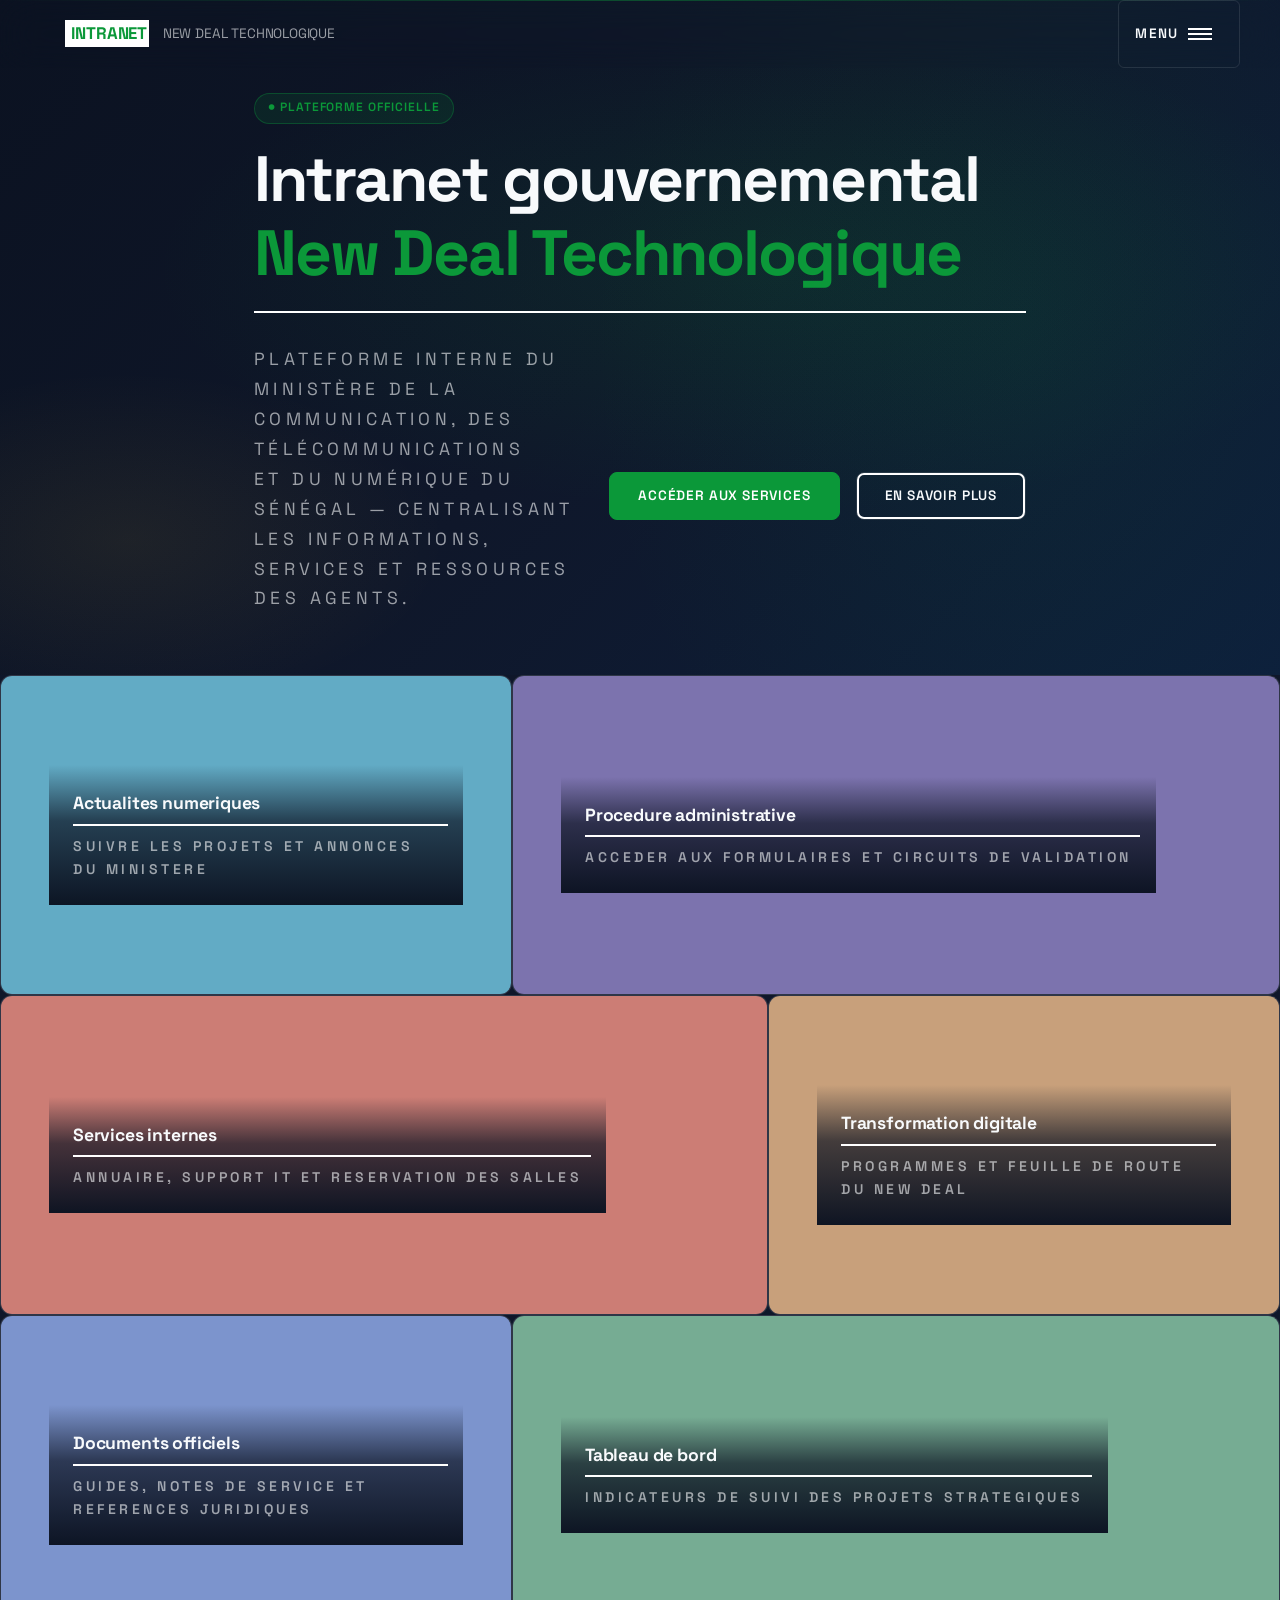
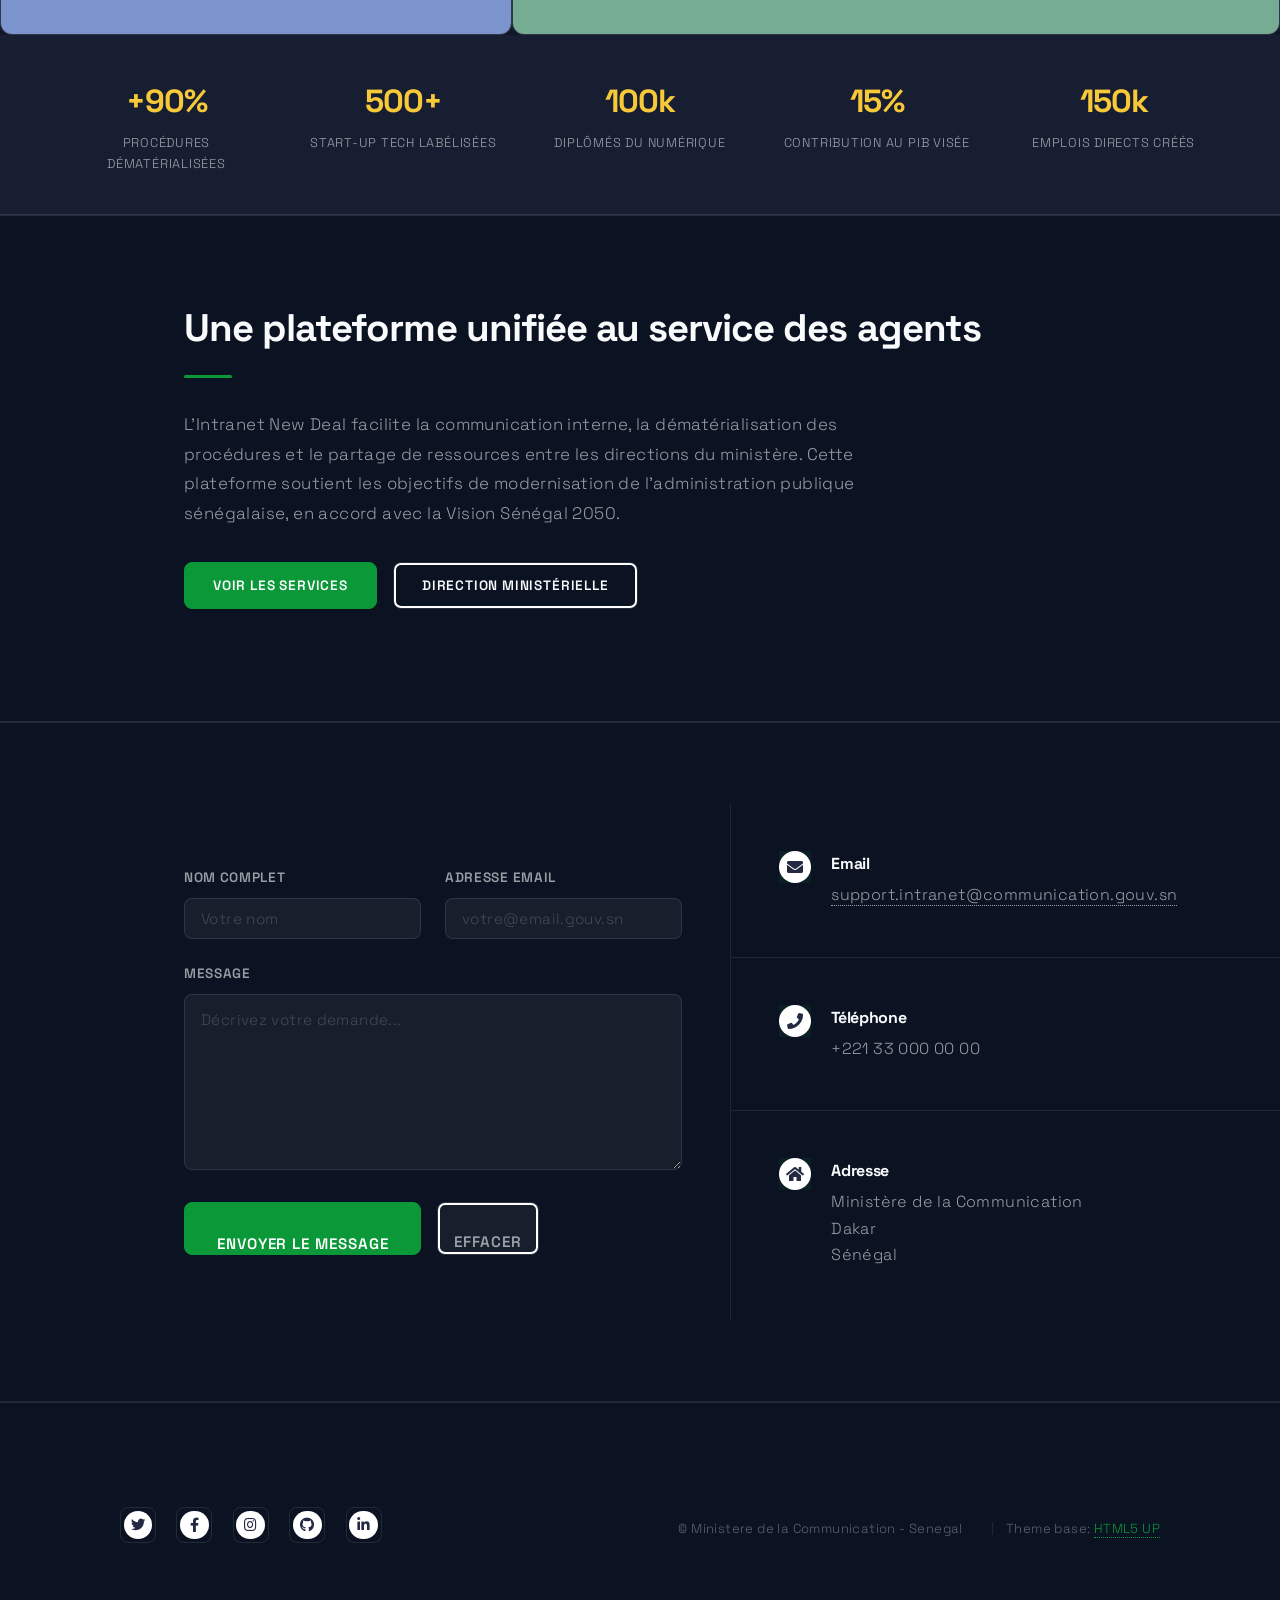
<file: index.html>
<!DOCTYPE HTML>
<!--
	Forty by HTML5 UP
	html5up.net | @ajlkn
	Free for personal and commercial use under the CCA 3.0 license (html5up.net/license)
-->
<html>
	<head>
		<title>Intranet New Deal Technologique - Ministère de la Communication</title>
		<meta charset="utf-8" />
		<meta name="viewport" content="width=device-width, initial-scale=1, user-scalable=no" />
		<link rel="stylesheet" href="assets/css/main.css" />
		<link rel="stylesheet" href="assets/css/newdeal-theme.css" />
		<noscript><link rel="stylesheet" href="assets/css/noscript.css" /></noscript>
	</head>
	<body class="is-preload">

		<!-- Wrapper -->
			<div id="wrapper">

				<!-- Header -->
					<header id="header" class="alt">
						<a href="index.html" class="logo"><strong>Intranet</strong> <span>New Deal Technologique</span></a>
						<nav>
							<a href="#menu">Menu</a>
						</nav>
					</header>

				<!-- Menu -->
					<nav id="menu">
						<ul class="links">
							<li><a href="index.html">Accueil</a></li>
							<li><a href="landing.html">Services</a></li>
							<li><a href="generic.html">Direction ministerielle</a></li>
							<li><a href="elements.html">Ressources</a></li>
						</ul>
						<ul class="actions stacked">
							<li><a href="#one" class="button primary fit scrolly">Acceder aux services</a></li>
							<li><a href="#contact" class="button fit scrolly">Contacter le support</a></li>
						</ul>
					</nav>

				<!-- Banner -->
					<section id="banner" class="major">
						<div class="inner">
							<div class="nd-badge">&#x25CF; Plateforme officielle</div>
							<header class="major">
								<h1>Intranet gouvernemental<br /><em>New Deal Technologique</em></h1>
							</header>
							<div class="content">
								<p>Plateforme interne du Ministère de la Communication, des Télécommunications<br />
								et du Numérique du Sénégal — centralisant les informations, services et ressources des agents.</p>
								<ul class="actions">
									<li><a href="#one" class="button primary scrolly">Accéder aux services</a></li>
									<li><a href="#two" class="button scrolly">En savoir plus</a></li>
								</ul>
							</div>
						</div>
					</section>

				<!-- Main -->
					<div id="main">

						<!-- One -->
							<section id="one" class="tiles">
								<article>
									<span class="image">
										<img src="images/pic01.jpg" alt="" />
									</span>
									<header class="major">
										<h3><a href="landing.html" class="link">Actualites numeriques</a></h3>
										<p>Suivre les projets et annonces du ministere</p>
									</header>
								</article>
								<article>
									<span class="image">
										<img src="images/pic02.jpg" alt="" />
									</span>
									<header class="major">
										<h3><a href="landing.html" class="link">Procedure administrative</a></h3>
										<p>Acceder aux formulaires et circuits de validation</p>
									</header>
								</article>
								<article>
									<span class="image">
										<img src="images/pic03.jpg" alt="" />
									</span>
									<header class="major">
										<h3><a href="landing.html" class="link">Services internes</a></h3>
										<p>Annuaire, support IT et reservation des salles</p>
									</header>
								</article>
								<article>
									<span class="image">
										<img src="images/pic04.jpg" alt="" />
									</span>
									<header class="major">
										<h3><a href="landing.html" class="link">Transformation digitale</a></h3>
										<p>Programmes et feuille de route du New Deal</p>
									</header>
								</article>
								<article>
									<span class="image">
										<img src="images/pic05.jpg" alt="" />
									</span>
									<header class="major">
										<h3><a href="landing.html" class="link">Documents officiels</a></h3>
										<p>Guides, notes de service et references juridiques</p>
									</header>
								</article>
								<article>
									<span class="image">
										<img src="images/pic06.jpg" alt="" />
									</span>
									<header class="major">
										<h3><a href="landing.html" class="link">Tableau de bord</a></h3>
										<p>Indicateurs de suivi des projets strategiques</p>
									</header>
								</article>
							</section>

						<!-- Stats -->
						<div class="nd-stats">
							<div class="stat"><span class="value">+90%</span><span class="label">Procédures dématérialisées</span></div>
							<div class="stat"><span class="value">500+</span><span class="label">Start-up Tech labélisées</span></div>
							<div class="stat"><span class="value">100k</span><span class="label">Diplômés du Numérique</span></div>
							<div class="stat"><span class="value">15%</span><span class="label">Contribution au PIB visée</span></div>
							<div class="stat"><span class="value">150k</span><span class="label">Emplois directs créés</span></div>
						</div>

						<!-- Two -->
							<section id="two">
								<div class="inner">
									<header class="major">
										<h2>Une plateforme unifiée au service des agents</h2>
									</header>
									<p>L'Intranet New Deal facilite la communication interne, la dématérialisation des procédures et le partage de ressources entre les directions du ministère. Cette plateforme soutient les objectifs de modernisation de l'administration publique sénégalaise, en accord avec la Vision Sénégal 2050.</p>
									<ul class="actions">
										<li><a href="landing.html" class="button primary">Voir les services</a></li>
										<li><a href="generic.html" class="button">Direction ministérielle</a></li>
									</ul>
								</div>
							</section>

					</div>

				<!-- Contact -->
					<section id="contact">
						<div class="inner">
							<section>
								<form method="post" action="#">
									<div class="fields">
										<div class="field half">
											<label for="name">Nom complet</label>
											<input type="text" name="name" id="name" placeholder="Votre nom" />
										</div>
										<div class="field half">
											<label for="email">Adresse email</label>
											<input type="text" name="email" id="email" placeholder="votre@email.gouv.sn" />
										</div>
										<div class="field">
											<label for="message">Message</label>
											<textarea name="message" id="message" rows="6" placeholder="Décrivez votre demande..."></textarea>
										</div>
									</div>
									<ul class="actions">
										<li><input type="submit" value="Envoyer le message" class="primary" /></li>
										<li><input type="reset" value="Effacer" /></li>
									</ul>
								</form>
							</section>
							<section class="split">
								<section>
									<div class="contact-method">
										<span class="icon solid alt fa-envelope"></span>
										<h3>Email</h3>
										<a href="#">support.intranet@communication.gouv.sn</a>
									</div>
								</section>
								<section>
									<div class="contact-method">
										<span class="icon solid alt fa-phone"></span>
										<h3>Téléphone</h3>
										<span>+221 33 000 00 00</span>
									</div>
								</section>
								<section>
									<div class="contact-method">
										<span class="icon solid alt fa-home"></span>
										<h3>Adresse</h3>
										<span>Ministère de la Communication<br />
										Dakar<br />
										Sénégal</span>
									</div>
								</section>
							</section>
						</div>
					</section>

				<!-- Footer -->
					<footer id="footer">
						<div class="inner">
							<ul class="icons">
								<li><a href="#" class="icon brands alt fa-twitter"><span class="label">Twitter</span></a></li>
								<li><a href="#" class="icon brands alt fa-facebook-f"><span class="label">Facebook</span></a></li>
								<li><a href="#" class="icon brands alt fa-instagram"><span class="label">Instagram</span></a></li>
								<li><a href="#" class="icon brands alt fa-github"><span class="label">GitHub</span></a></li>
								<li><a href="#" class="icon brands alt fa-linkedin-in"><span class="label">LinkedIn</span></a></li>
							</ul>
							<ul class="copyright">
								<li>&copy; Ministere de la Communication - Senegal</li><li>Theme base: <a href="https://html5up.net">HTML5 UP</a></li>
							</ul>
						</div>
					</footer>

			</div>

		<!-- Scripts -->
			<script src="assets/js/jquery.min.js"></script>
			<script src="assets/js/jquery.scrolly.min.js"></script>
			<script src="assets/js/jquery.scrollex.min.js"></script>
			<script src="assets/js/browser.min.js"></script>
			<script src="assets/js/breakpoints.min.js"></script>
			<script src="assets/js/util.js"></script>
			<script src="assets/js/main.js"></script>

	</body>
</html>
</file>
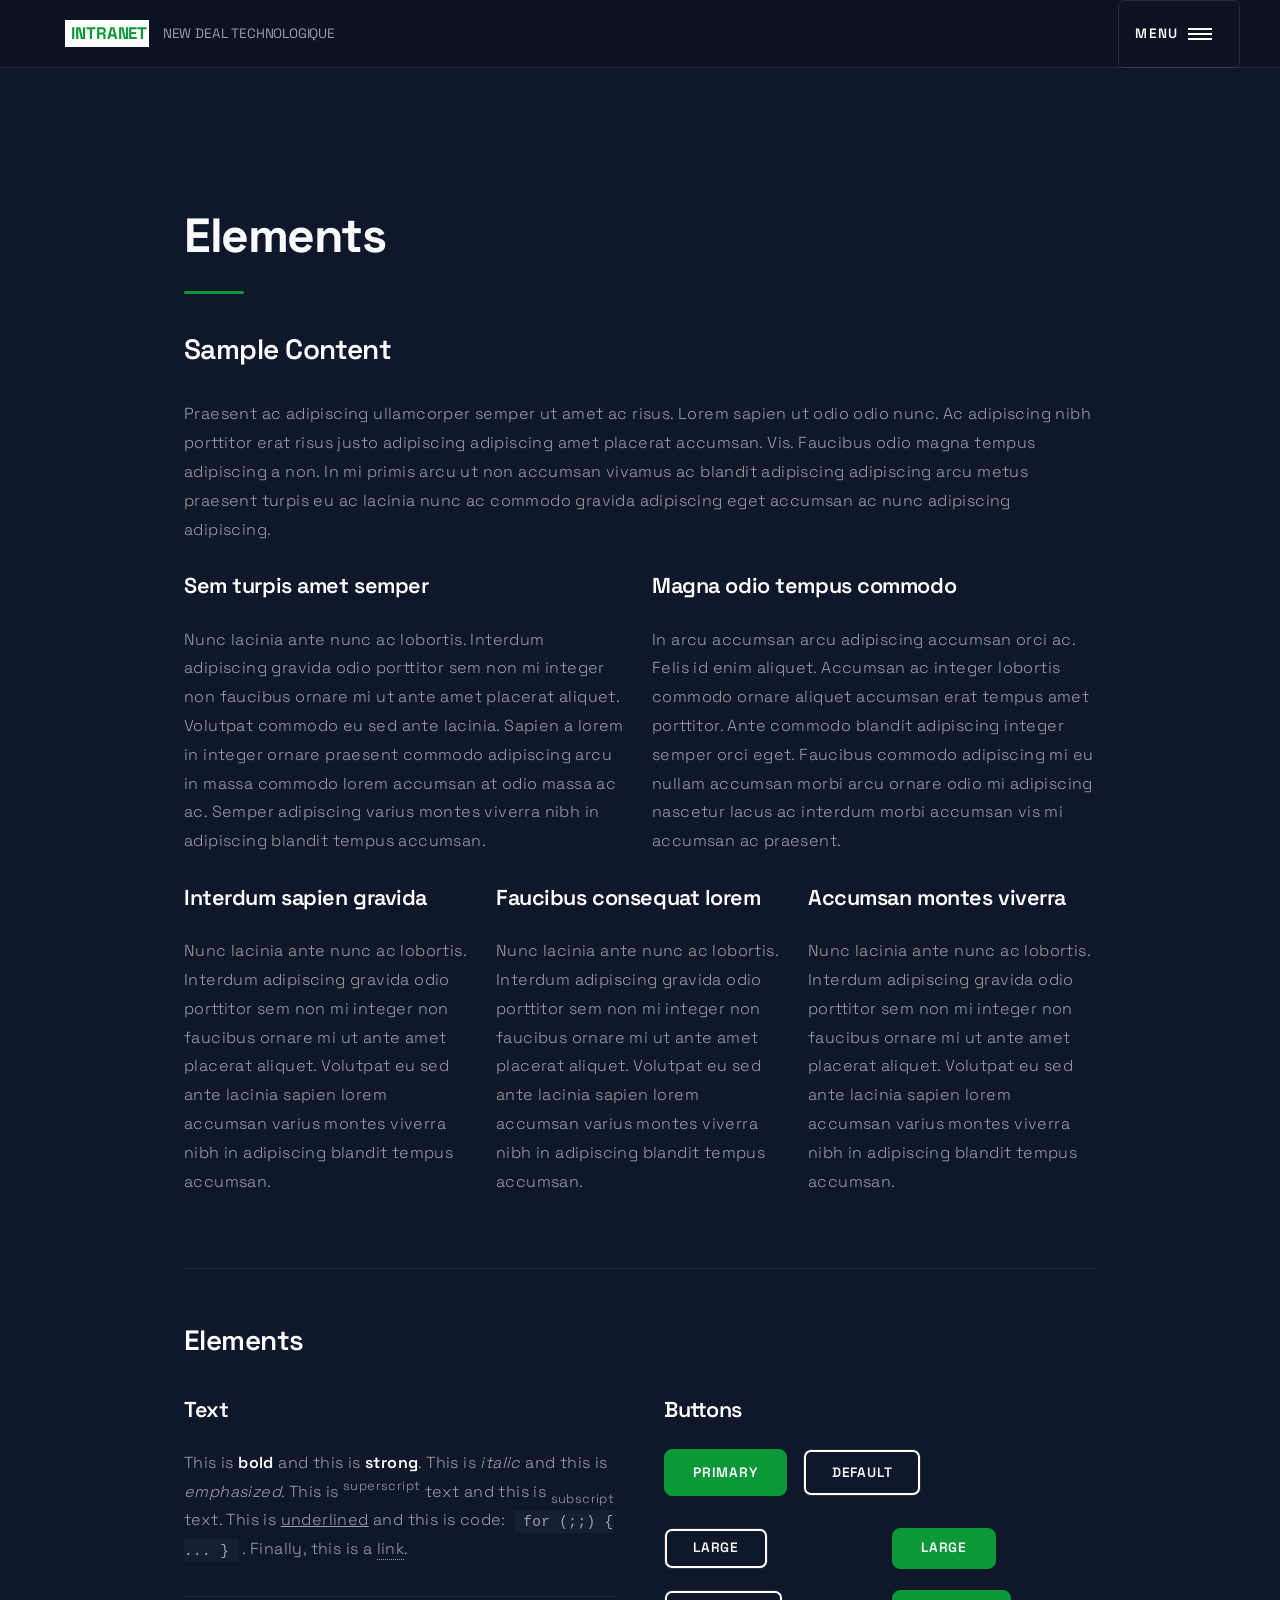
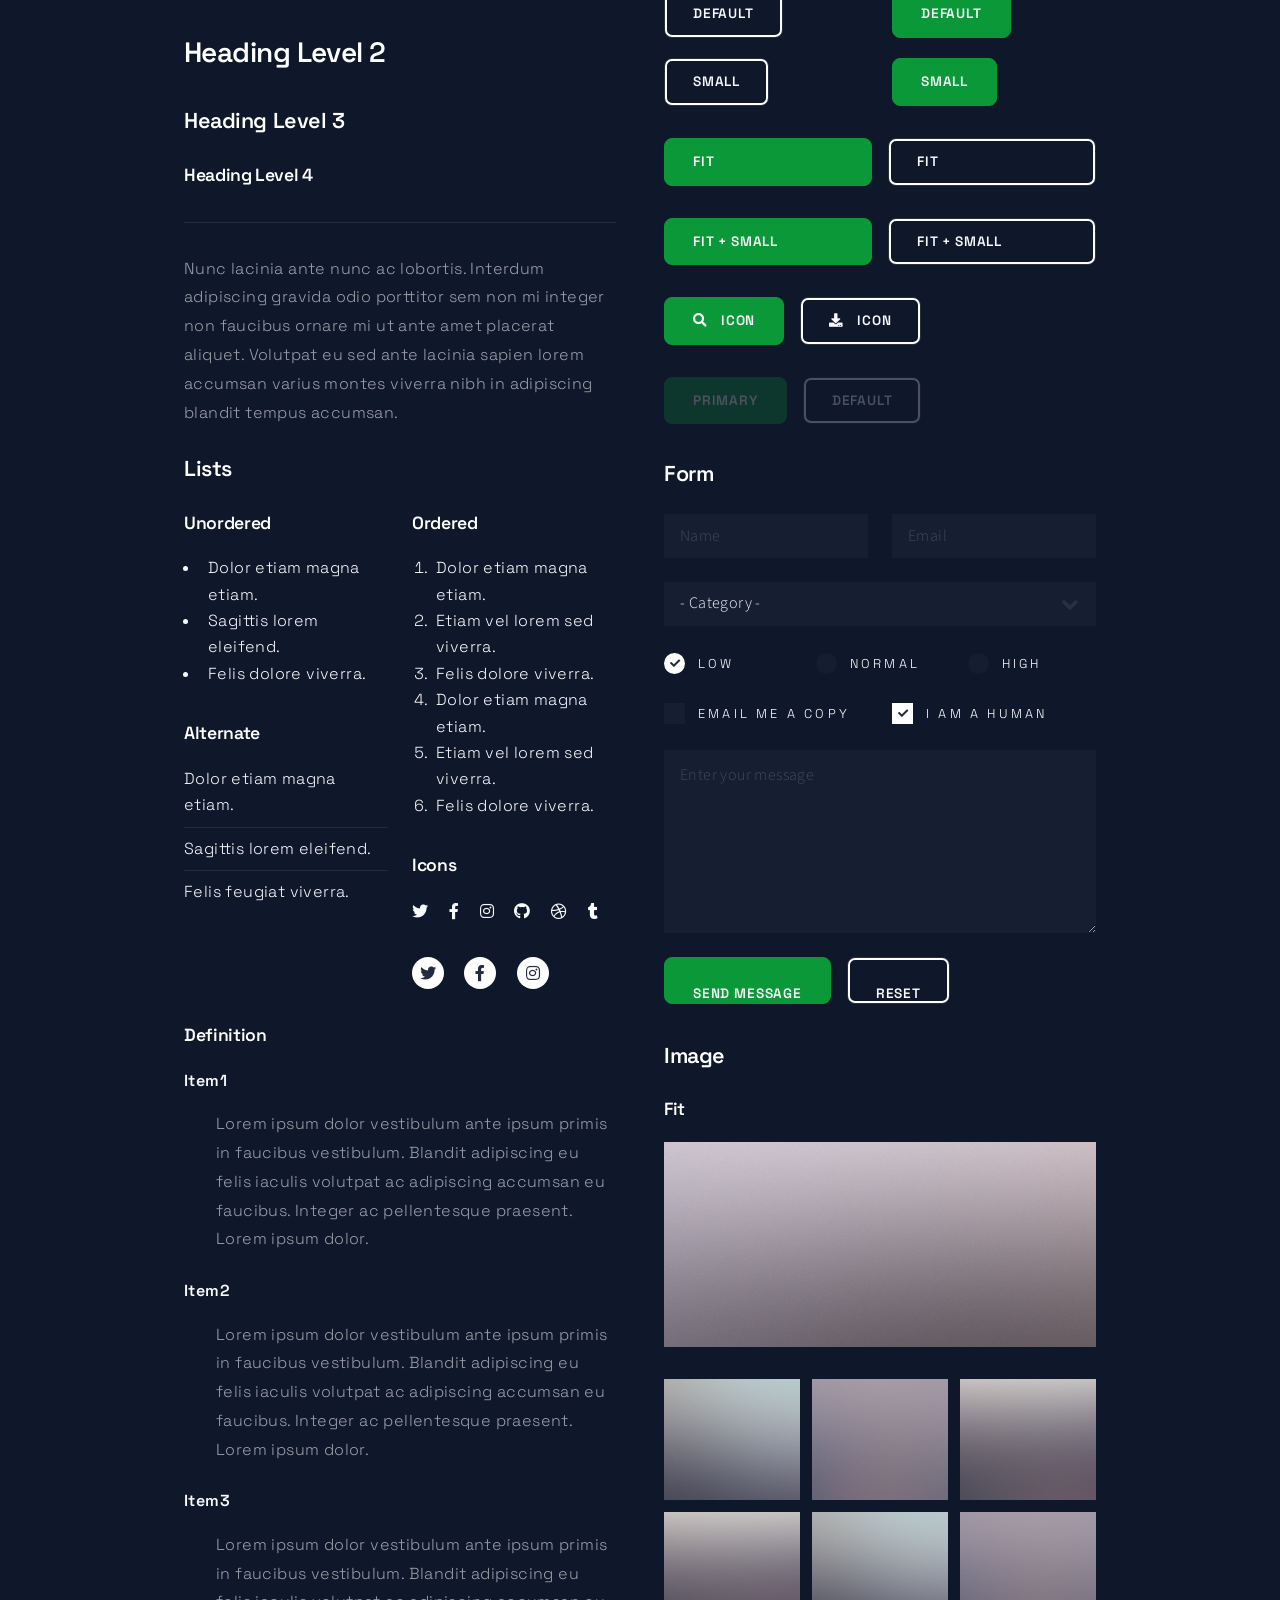
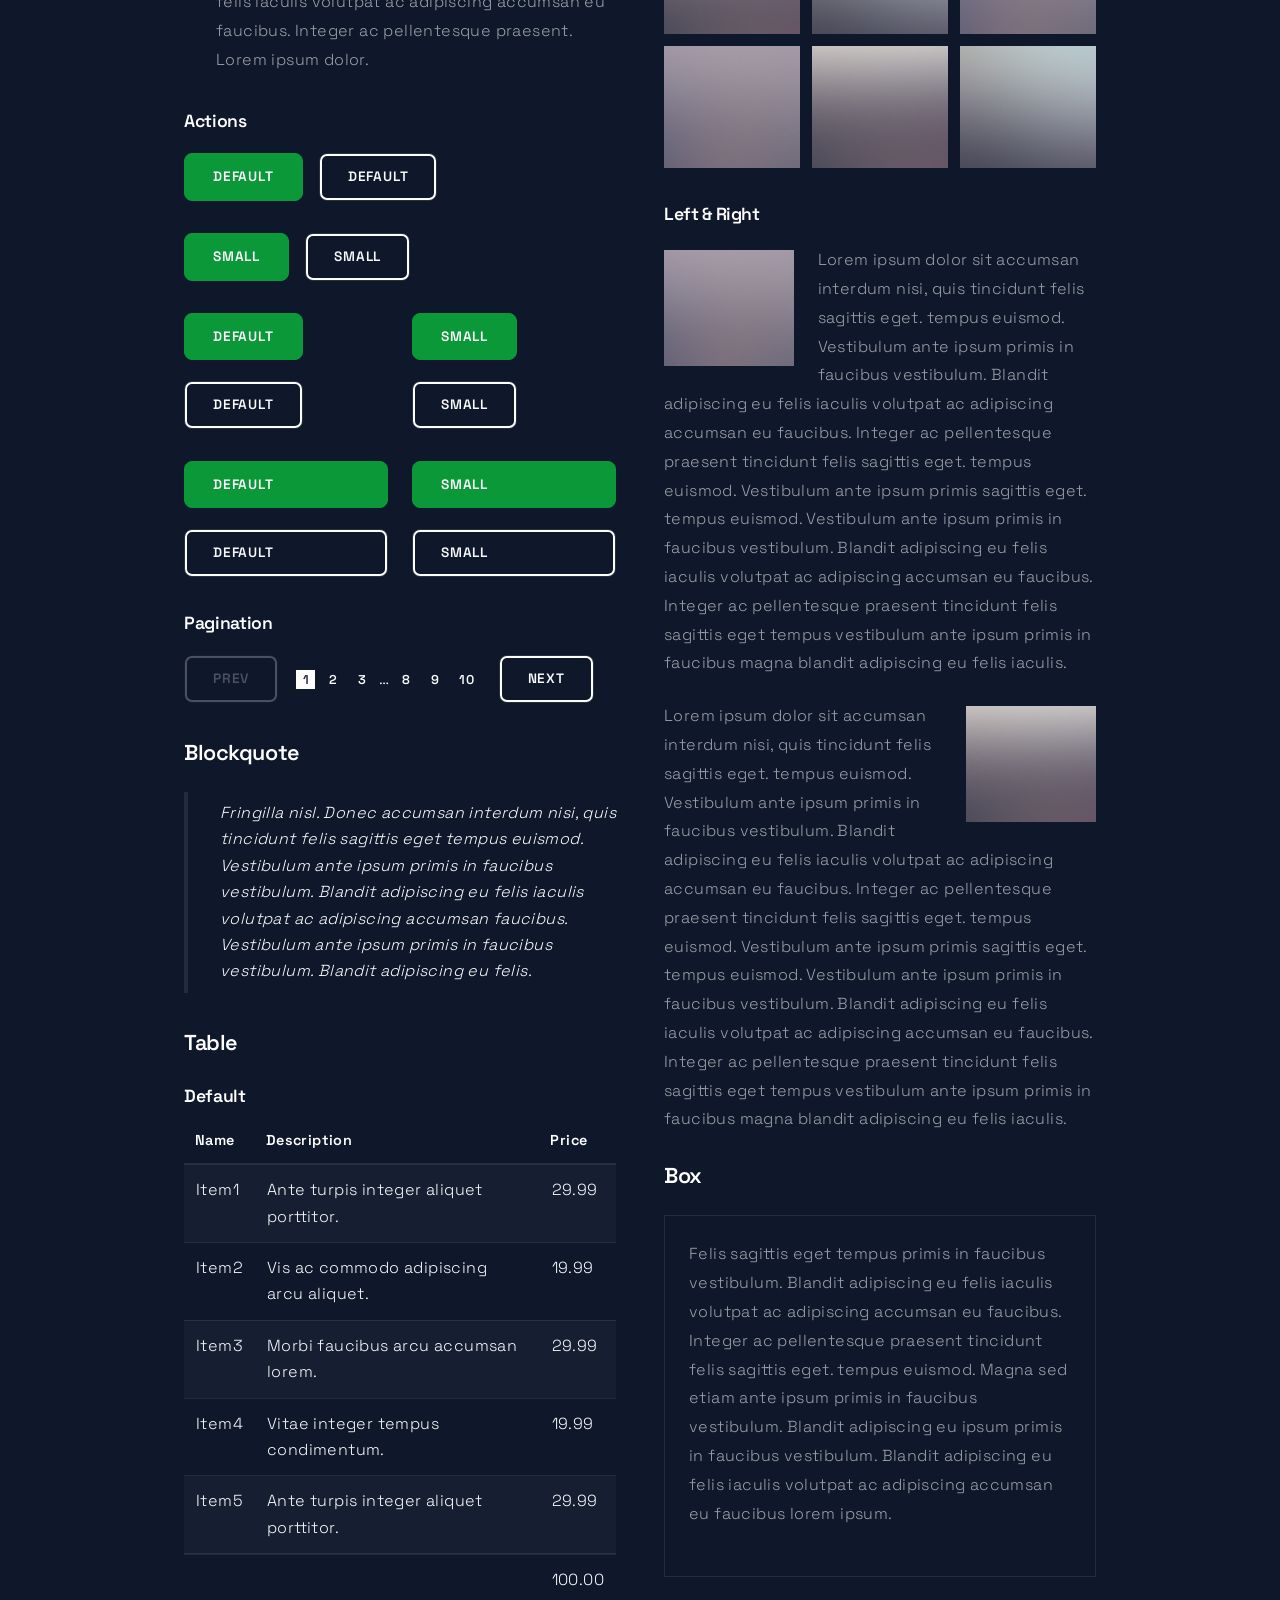
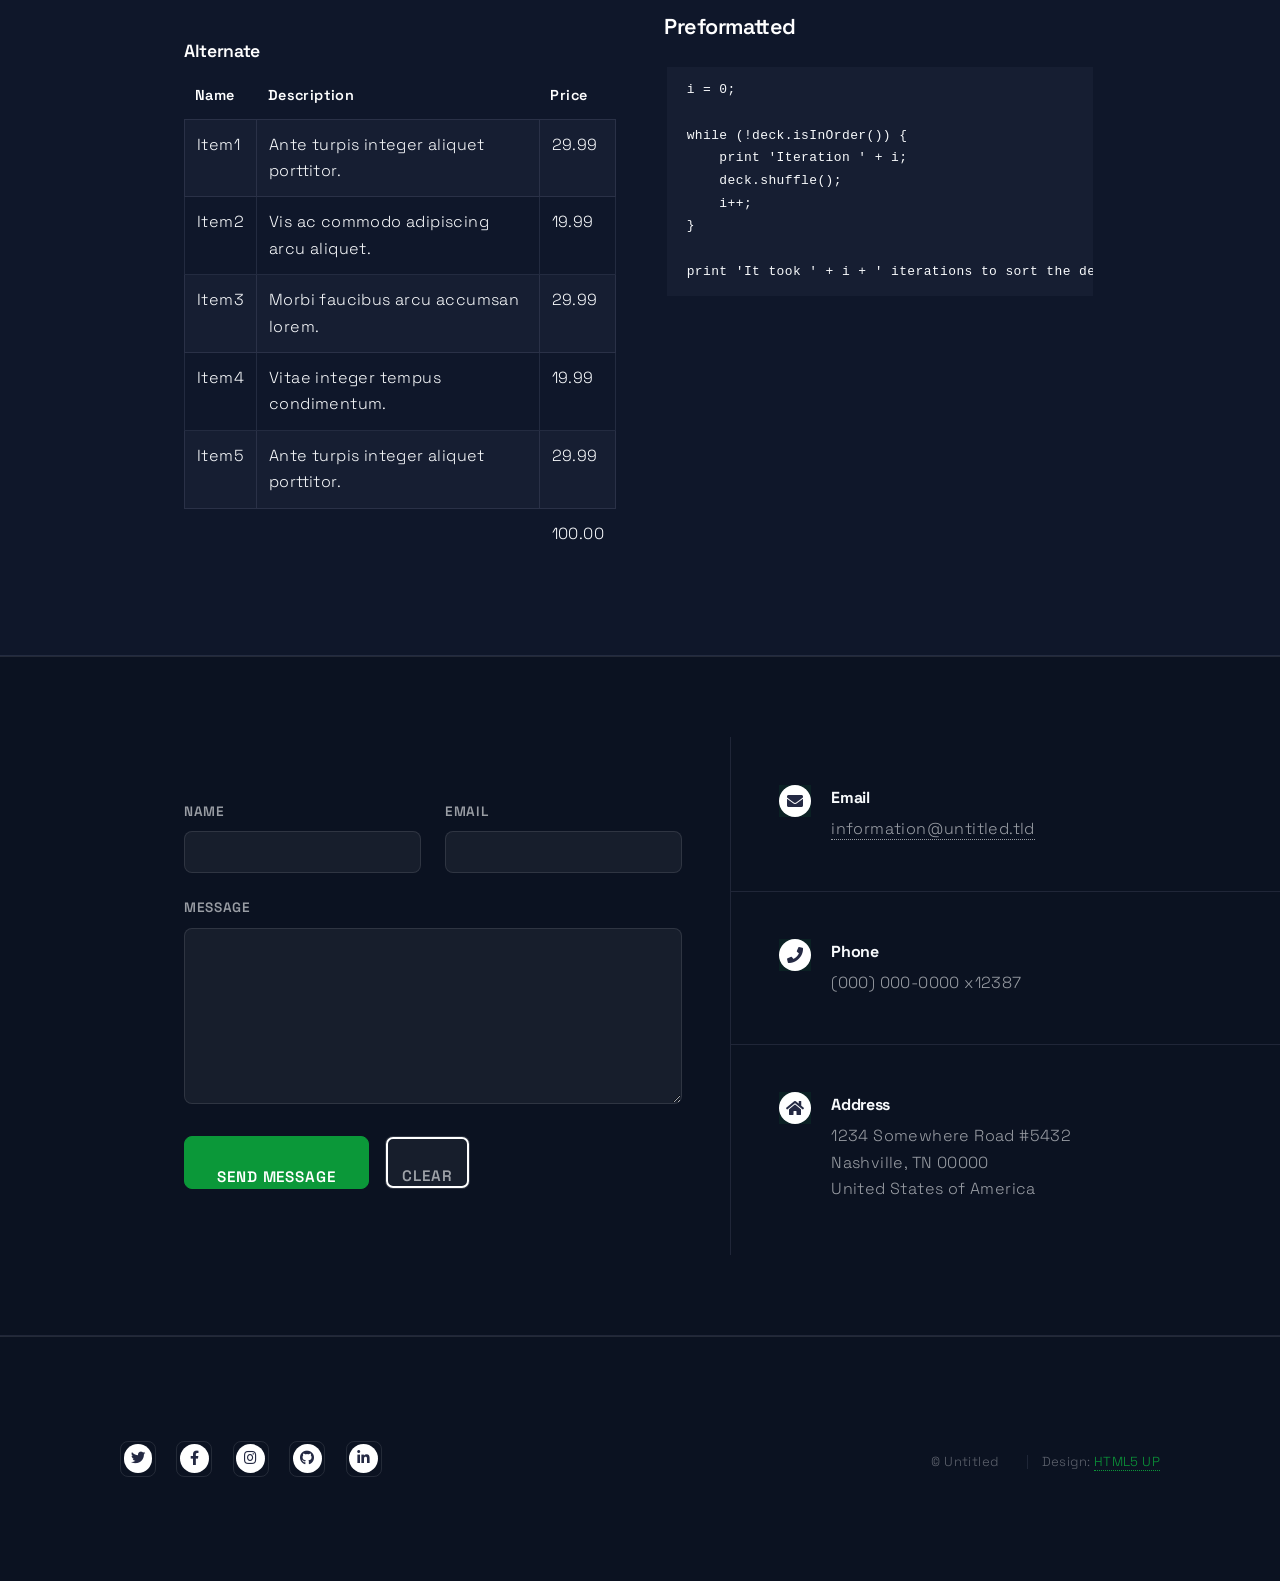
<file: elements.html>
<!DOCTYPE HTML>
<!--
	Forty by HTML5 UP
	html5up.net | @ajlkn
	Free for personal and commercial use under the CCA 3.0 license (html5up.net/license)
-->
<html>
	<head>
		<title>Ressources - Intranet New Deal Technologique</title>
		<meta charset="utf-8" />
		<meta name="viewport" content="width=device-width, initial-scale=1, user-scalable=no" />
		<link rel="stylesheet" href="assets/css/main.css" />
		<link rel="stylesheet" href="assets/css/newdeal-theme.css" />
		<noscript><link rel="stylesheet" href="assets/css/noscript.css" /></noscript>
	</head>
	<body class="is-preload">

		<!-- Wrapper -->
			<div id="wrapper">

				<!-- Header -->
					<header id="header">
						<a href="index.html" class="logo"><strong>Intranet</strong> <span>New Deal Technologique</span></a>
						<nav>
							<a href="#menu">Menu</a>
						</nav>
					</header>

				<!-- Menu -->
					<nav id="menu">
						<ul class="links">
							<li><a href="index.html">Accueil</a></li>
							<li><a href="landing.html">Services</a></li>
							<li><a href="generic.html">Direction ministérielle</a></li>
							<li><a href="elements.html">Ressources</a></li>
						</ul>
						<ul class="actions stacked">
							<li><a href="landing.html" class="button primary fit">Accéder aux services</a></li>
							<li><a href="#contact" class="button fit scrolly">Contacter le support</a></li>
						</ul>
					</nav>

				<!-- Main -->
					<div id="main" class="alt">

						<!-- One -->
							<section id="one">
								<div class="inner">
									<header class="major">
										<h1>Elements</h1>
									</header>

									<!-- Content -->
										<h2 id="content">Sample Content</h2>
										<p>Praesent ac adipiscing ullamcorper semper ut amet ac risus. Lorem sapien ut odio odio nunc. Ac adipiscing nibh porttitor erat risus justo adipiscing adipiscing amet placerat accumsan. Vis. Faucibus odio magna tempus adipiscing a non. In mi primis arcu ut non accumsan vivamus ac blandit adipiscing adipiscing arcu metus praesent turpis eu ac lacinia nunc ac commodo gravida adipiscing eget accumsan ac nunc adipiscing adipiscing.</p>
										<div class="row">
											<div class="col-6 col-12-small">
												<h3>Sem turpis amet semper</h3>
												<p>Nunc lacinia ante nunc ac lobortis. Interdum adipiscing gravida odio porttitor sem non mi integer non faucibus ornare mi ut ante amet placerat aliquet. Volutpat commodo eu sed ante lacinia. Sapien a lorem in integer ornare praesent commodo adipiscing arcu in massa commodo lorem accumsan at odio massa ac ac. Semper adipiscing varius montes viverra nibh in adipiscing blandit tempus accumsan.</p>
											</div>
											<div class="col-6 col-12-small">
												<h3>Magna odio tempus commodo</h3>
												<p>In arcu accumsan arcu adipiscing accumsan orci ac. Felis id enim aliquet. Accumsan ac integer lobortis commodo ornare aliquet accumsan erat tempus amet porttitor. Ante commodo blandit adipiscing integer semper orci eget. Faucibus commodo adipiscing mi eu nullam accumsan morbi arcu ornare odio mi adipiscing nascetur lacus ac interdum morbi accumsan vis mi accumsan ac praesent.</p>
											</div>
											<!-- Break -->
											<div class="col-4 col-12-medium">
												<h3>Interdum sapien gravida</h3>
												<p>Nunc lacinia ante nunc ac lobortis. Interdum adipiscing gravida odio porttitor sem non mi integer non faucibus ornare mi ut ante amet placerat aliquet. Volutpat eu sed ante lacinia sapien lorem accumsan varius montes viverra nibh in adipiscing blandit tempus accumsan.</p>
											</div>
											<div class="col-4 col-12-medium">
												<h3>Faucibus consequat lorem</h3>
												<p>Nunc lacinia ante nunc ac lobortis. Interdum adipiscing gravida odio porttitor sem non mi integer non faucibus ornare mi ut ante amet placerat aliquet. Volutpat eu sed ante lacinia sapien lorem accumsan varius montes viverra nibh in adipiscing blandit tempus accumsan.</p>
											</div>
											<div class="col-4 col-12-medium">
												<h3>Accumsan montes viverra</h3>
												<p>Nunc lacinia ante nunc ac lobortis. Interdum adipiscing gravida odio porttitor sem non mi integer non faucibus ornare mi ut ante amet placerat aliquet. Volutpat eu sed ante lacinia sapien lorem accumsan varius montes viverra nibh in adipiscing blandit tempus accumsan.</p>
											</div>
										</div>

									<hr class="major" />

									<!-- Elements -->
										<h2 id="elements">Elements</h2>
										<div class="row gtr-200">
											<div class="col-6 col-12-medium">

												<!-- Text stuff -->
													<h3>Text</h3>
													<p>This is <b>bold</b> and this is <strong>strong</strong>. This is <i>italic</i> and this is <em>emphasized</em>.
													This is <sup>superscript</sup> text and this is <sub>subscript</sub> text.
													This is <u>underlined</u> and this is code: <code>for (;;) { ... }</code>.
													Finally, this is a <a href="#">link</a>.</p>
													<hr />
													<h2>Heading Level 2</h2>
													<h3>Heading Level 3</h3>
													<h4>Heading Level 4</h4>
													<hr />
													<p>Nunc lacinia ante nunc ac lobortis. Interdum adipiscing gravida odio porttitor sem non mi integer non faucibus ornare mi ut ante amet placerat aliquet. Volutpat eu sed ante lacinia sapien lorem accumsan varius montes viverra nibh in adipiscing blandit tempus accumsan.</p>

												<!-- Lists -->
													<h3>Lists</h3>
													<div class="row">
														<div class="col-6 col-12-small">

															<h4>Unordered</h4>
															<ul>
																<li>Dolor etiam magna etiam.</li>
																<li>Sagittis lorem eleifend.</li>
																<li>Felis dolore viverra.</li>
															</ul>

															<h4>Alternate</h4>
															<ul class="alt">
																<li>Dolor etiam magna etiam.</li>
																<li>Sagittis lorem eleifend.</li>
																<li>Felis feugiat viverra.</li>
															</ul>

														</div>
														<div class="col-6 col-12-small">

															<h4>Ordered</h4>
															<ol>
																<li>Dolor etiam magna etiam.</li>
																<li>Etiam vel lorem sed viverra.</li>
																<li>Felis dolore viverra.</li>
																<li>Dolor etiam magna etiam.</li>
																<li>Etiam vel lorem sed viverra.</li>
																<li>Felis dolore viverra.</li>
															</ol>

															<h4>Icons</h4>
															<ul class="icons">
																<li><a href="#" class="icon brands fa-twitter"><span class="label">Twitter</span></a></li>
																<li><a href="#" class="icon brands fa-facebook-f"><span class="label">Facebook</span></a></li>
																<li><a href="#" class="icon brands fa-instagram"><span class="label">Instagram</span></a></li>
																<li><a href="#" class="icon brands fa-github"><span class="label">Github</span></a></li>
																<li><a href="#" class="icon brands fa-dribbble"><span class="label">Dribbble</span></a></li>
																<li><a href="#" class="icon brands fa-tumblr"><span class="label">Tumblr</span></a></li>
															</ul>
															<ul class="icons">
																<li><a href="#" class="icon brands alt fa-twitter"><span class="label">Twitter</span></a></li>
																<li><a href="#" class="icon brands alt fa-facebook-f"><span class="label">Facebook</span></a></li>
																<li><a href="#" class="icon brands alt fa-instagram"><span class="label">Instagram</span></a></li>
															</ul>

														</div>
													</div>
													<h4>Definition</h4>
													<dl>
														<dt>Item1</dt>
														<dd>
															<p>Lorem ipsum dolor vestibulum ante ipsum primis in faucibus vestibulum. Blandit adipiscing eu felis iaculis volutpat ac adipiscing accumsan eu faucibus. Integer ac pellentesque praesent. Lorem ipsum dolor.</p>
														</dd>
														<dt>Item2</dt>
														<dd>
															<p>Lorem ipsum dolor vestibulum ante ipsum primis in faucibus vestibulum. Blandit adipiscing eu felis iaculis volutpat ac adipiscing accumsan eu faucibus. Integer ac pellentesque praesent. Lorem ipsum dolor.</p>
														</dd>
														<dt>Item3</dt>
														<dd>
															<p>Lorem ipsum dolor vestibulum ante ipsum primis in faucibus vestibulum. Blandit adipiscing eu felis iaculis volutpat ac adipiscing accumsan eu faucibus. Integer ac pellentesque praesent. Lorem ipsum dolor.</p>
														</dd>
													</dl>

													<h4>Actions</h4>
													<ul class="actions">
														<li><a href="#" class="button primary">Default</a></li>
														<li><a href="#" class="button">Default</a></li>
													</ul>
													<ul class="actions small">
														<li><a href="#" class="button primary small">Small</a></li>
														<li><a href="#" class="button small">Small</a></li>
													</ul>
													<div class="row">
														<div class="col-6 col-12-small">
															<ul class="actions stacked">
																<li><a href="#" class="button primary">Default</a></li>
																<li><a href="#" class="button">Default</a></li>
															</ul>
														</div>
														<div class="col-6 col-12-small">
															<ul class="actions stacked">
																<li><a href="#" class="button primary small">Small</a></li>
																<li><a href="#" class="button small">Small</a></li>
															</ul>
														</div>
														<div class="col-6 col-12-small">
															<ul class="actions stacked">
																<li><a href="#" class="button primary fit">Default</a></li>
																<li><a href="#" class="button fit">Default</a></li>
															</ul>
														</div>
														<div class="col-6 col-12-small">
															<ul class="actions stacked">
																<li><a href="#" class="button primary small fit">Small</a></li>
																<li><a href="#" class="button small fit">Small</a></li>
															</ul>
														</div>
													</div>

													<h4>Pagination</h4>
													<ul class="pagination">
														<li><span class="button small disabled">Prev</span></li>
														<li><a href="#" class="page active">1</a></li>
														<li><a href="#" class="page">2</a></li>
														<li><a href="#" class="page">3</a></li>
														<li><span>&hellip;</span></li>
														<li><a href="#" class="page">8</a></li>
														<li><a href="#" class="page">9</a></li>
														<li><a href="#" class="page">10</a></li>
														<li><a href="#" class="button small">Next</a></li>
													</ul>

												<!-- Blockquote -->
													<h3>Blockquote</h3>
													<blockquote>Fringilla nisl. Donec accumsan interdum nisi, quis tincidunt felis sagittis eget tempus euismod. Vestibulum ante ipsum primis in faucibus vestibulum. Blandit adipiscing eu felis iaculis volutpat ac adipiscing accumsan faucibus. Vestibulum ante ipsum primis in faucibus vestibulum. Blandit adipiscing eu felis.</blockquote>

												<!-- Table -->
													<h3>Table</h3>

													<h4>Default</h4>
													<div class="table-wrapper">
														<table>
															<thead>
																<tr>
																	<th>Name</th>
																	<th>Description</th>
																	<th>Price</th>
																</tr>
															</thead>
															<tbody>
																<tr>
																	<td>Item1</td>
																	<td>Ante turpis integer aliquet porttitor.</td>
																	<td>29.99</td>
																</tr>
																<tr>
																	<td>Item2</td>
																	<td>Vis ac commodo adipiscing arcu aliquet.</td>
																	<td>19.99</td>
																</tr>
																<tr>
																	<td>Item3</td>
																	<td> Morbi faucibus arcu accumsan lorem.</td>
																	<td>29.99</td>
																</tr>
																<tr>
																	<td>Item4</td>
																	<td>Vitae integer tempus condimentum.</td>
																	<td>19.99</td>
																</tr>
																<tr>
																	<td>Item5</td>
																	<td>Ante turpis integer aliquet porttitor.</td>
																	<td>29.99</td>
																</tr>
															</tbody>
															<tfoot>
																<tr>
																	<td colspan="2"></td>
																	<td>100.00</td>
																</tr>
															</tfoot>
														</table>
													</div>

													<h4>Alternate</h4>
													<div class="table-wrapper">
														<table class="alt">
															<thead>
																<tr>
																	<th>Name</th>
																	<th>Description</th>
																	<th>Price</th>
																</tr>
															</thead>
															<tbody>
																<tr>
																	<td>Item1</td>
																	<td>Ante turpis integer aliquet porttitor.</td>
																	<td>29.99</td>
																</tr>
																<tr>
																	<td>Item2</td>
																	<td>Vis ac commodo adipiscing arcu aliquet.</td>
																	<td>19.99</td>
																</tr>
																<tr>
																	<td>Item3</td>
																	<td> Morbi faucibus arcu accumsan lorem.</td>
																	<td>29.99</td>
																</tr>
																<tr>
																	<td>Item4</td>
																	<td>Vitae integer tempus condimentum.</td>
																	<td>19.99</td>
																</tr>
																<tr>
																	<td>Item5</td>
																	<td>Ante turpis integer aliquet porttitor.</td>
																	<td>29.99</td>
																</tr>
															</tbody>
															<tfoot>
																<tr>
																	<td colspan="2"></td>
																	<td>100.00</td>
																</tr>
															</tfoot>
														</table>
													</div>

											</div>
											<div class="col-6 col-12-medium">

												<!-- Buttons -->
													<h3>Buttons</h3>
													<ul class="actions">
														<li><a href="#" class="button primary">Primary</a></li>
														<li><a href="#" class="button">Default</a></li>
													</ul>
													<div class="row">
														<div class="col-6 col-12-xsmall">
															<ul class="actions stacked">
																<li><a href="#" class="button large">Large</a></li>
																<li><a href="#" class="button">Default</a></li>
																<li><a href="#" class="button small">Small</a></li>
															</ul>
														</div>
														<div class="col-6 col-12-xsmall">
															<ul class="actions stacked">
																<li><a href="#" class="button primary large">Large</a></li>
																<li><a href="#" class="button primary">Default</a></li>
																<li><a href="#" class="button primary small">Small</a></li>
															</ul>
														</div>
													</div>
													<ul class="actions fit">
														<li><a href="#" class="button primary fit">Fit</a></li>
														<li><a href="#" class="button fit">Fit</a></li>
													</ul>
													<ul class="actions fit small">
														<li><a href="#" class="button primary fit small">Fit + Small</a></li>
														<li><a href="#" class="button fit small">Fit + Small</a></li>
													</ul>
													<ul class="actions">
														<li><a href="#" class="button primary icon solid fa-search">Icon</a></li>
														<li><a href="#" class="button icon solid fa-download">Icon</a></li>
													</ul>
													<ul class="actions">
														<li><span class="button primary disabled">Primary</span></li>
														<li><span class="button disabled">Default</span></li>
													</ul>

												<!-- Form -->
													<h3>Form</h3>

													<form method="post" action="#">
														<div class="row gtr-uniform">
															<div class="col-6 col-12-xsmall">
																<input type="text" name="demo-name" id="demo-name" value="" placeholder="Name" />
															</div>
															<div class="col-6 col-12-xsmall">
																<input type="email" name="demo-email" id="demo-email" value="" placeholder="Email" />
															</div>
															<!-- Break -->
															<div class="col-12">
																<select name="demo-category" id="demo-category">
																	<option value="">- Category -</option>
																	<option value="1">Manufacturing</option>
																	<option value="1">Shipping</option>
																	<option value="1">Administration</option>
																	<option value="1">Human Resources</option>
																</select>
															</div>
															<!-- Break -->
															<div class="col-4 col-12-small">
																<input type="radio" id="demo-priority-low" name="demo-priority" checked>
																<label for="demo-priority-low">Low</label>
															</div>
															<div class="col-4 col-12-small">
																<input type="radio" id="demo-priority-normal" name="demo-priority">
																<label for="demo-priority-normal">Normal</label>
															</div>
															<div class="col-4 col-12-small">
																<input type="radio" id="demo-priority-high" name="demo-priority">
																<label for="demo-priority-high">High</label>
															</div>
															<!-- Break -->
															<div class="col-6 col-12-small">
																<input type="checkbox" id="demo-copy" name="demo-copy">
																<label for="demo-copy">Email me a copy</label>
															</div>
															<div class="col-6 col-12-small">
																<input type="checkbox" id="demo-human" name="demo-human" checked>
																<label for="demo-human">I am a human</label>
															</div>
															<!-- Break -->
															<div class="col-12">
																<textarea name="demo-message" id="demo-message" placeholder="Enter your message" rows="6"></textarea>
															</div>
															<!-- Break -->
															<div class="col-12">
																<ul class="actions">
																	<li><input type="submit" value="Send Message" class="primary" /></li>
																	<li><input type="reset" value="Reset" /></li>
																</ul>
															</div>
														</div>
													</form>

												<!-- Image -->
													<h3>Image</h3>

													<h4>Fit</h4>
													<span class="image fit"><img src="images/pic03.jpg" alt="" /></span>
													<div class="box alt">
														<div class="row gtr-50 gtr-uniform">
															<div class="col-4"><span class="image fit"><img src="images/pic08.jpg" alt="" /></span></div>
															<div class="col-4"><span class="image fit"><img src="images/pic09.jpg" alt="" /></span></div>
															<div class="col-4"><span class="image fit"><img src="images/pic10.jpg" alt="" /></span></div>
															<!-- Break -->
															<div class="col-4"><span class="image fit"><img src="images/pic10.jpg" alt="" /></span></div>
															<div class="col-4"><span class="image fit"><img src="images/pic08.jpg" alt="" /></span></div>
															<div class="col-4"><span class="image fit"><img src="images/pic09.jpg" alt="" /></span></div>
															<!-- Break -->
															<div class="col-4"><span class="image fit"><img src="images/pic09.jpg" alt="" /></span></div>
															<div class="col-4"><span class="image fit"><img src="images/pic10.jpg" alt="" /></span></div>
															<div class="col-4"><span class="image fit"><img src="images/pic08.jpg" alt="" /></span></div>
														</div>
													</div>

													<h4>Left &amp; Right</h4>
													<p><span class="image left"><img src="images/pic09.jpg" alt="" /></span>Lorem ipsum dolor sit accumsan interdum nisi, quis tincidunt felis sagittis eget. tempus euismod. Vestibulum ante ipsum primis in faucibus vestibulum. Blandit adipiscing eu felis iaculis volutpat ac adipiscing accumsan eu faucibus. Integer ac pellentesque praesent tincidunt felis sagittis eget. tempus euismod. Vestibulum ante ipsum primis sagittis eget. tempus euismod. Vestibulum ante ipsum primis in faucibus vestibulum. Blandit adipiscing eu felis iaculis volutpat ac adipiscing accumsan eu faucibus. Integer ac pellentesque praesent tincidunt felis sagittis eget tempus vestibulum ante ipsum primis in faucibus magna blandit adipiscing eu felis iaculis.</p>
													<p><span class="image right"><img src="images/pic10.jpg" alt="" /></span>Lorem ipsum dolor sit accumsan interdum nisi, quis tincidunt felis sagittis eget. tempus euismod. Vestibulum ante ipsum primis in faucibus vestibulum. Blandit adipiscing eu felis iaculis volutpat ac adipiscing accumsan eu faucibus. Integer ac pellentesque praesent tincidunt felis sagittis eget. tempus euismod. Vestibulum ante ipsum primis sagittis eget. tempus euismod. Vestibulum ante ipsum primis in faucibus vestibulum. Blandit adipiscing eu felis iaculis volutpat ac adipiscing accumsan eu faucibus. Integer ac pellentesque praesent tincidunt felis sagittis eget tempus vestibulum ante ipsum primis in faucibus magna blandit adipiscing eu felis iaculis.</p>

												<!-- Box -->
													<h3>Box</h3>
													<div class="box">
														<p>Felis sagittis eget tempus primis in faucibus vestibulum. Blandit adipiscing eu felis iaculis volutpat ac adipiscing accumsan eu faucibus. Integer ac pellentesque praesent tincidunt felis sagittis eget. tempus euismod. Magna sed etiam ante ipsum primis in faucibus vestibulum. Blandit adipiscing eu ipsum primis in faucibus vestibulum. Blandit adipiscing eu felis iaculis volutpat ac adipiscing accumsan eu faucibus lorem ipsum.</p>
													</div>

												<!-- Preformatted Code -->
													<h3>Preformatted</h3>
													<pre><code>i = 0;

while (!deck.isInOrder()) {
    print 'Iteration ' + i;
    deck.shuffle();
    i++;
}

print 'It took ' + i + ' iterations to sort the deck.';
</code></pre>

											</div>
										</div>

								</div>
							</section>

					</div>

				<!-- Contact -->
					<section id="contact">
						<div class="inner">
							<section>
								<form method="post" action="#">
									<div class="fields">
										<div class="field half">
											<label for="name">Name</label>
											<input type="text" name="name" id="name" />
										</div>
										<div class="field half">
											<label for="email">Email</label>
											<input type="text" name="email" id="email" />
										</div>
										<div class="field">
											<label for="message">Message</label>
											<textarea name="message" id="message" rows="6"></textarea>
										</div>
									</div>
									<ul class="actions">
										<li><input type="submit" value="Send Message" class="primary" /></li>
										<li><input type="reset" value="Clear" /></li>
									</ul>
								</form>
							</section>
							<section class="split">
								<section>
									<div class="contact-method">
										<span class="icon solid alt fa-envelope"></span>
										<h3>Email</h3>
										<a href="#">information@untitled.tld</a>
									</div>
								</section>
								<section>
									<div class="contact-method">
										<span class="icon solid alt fa-phone"></span>
										<h3>Phone</h3>
										<span>(000) 000-0000 x12387</span>
									</div>
								</section>
								<section>
									<div class="contact-method">
										<span class="icon solid alt fa-home"></span>
										<h3>Address</h3>
										<span>1234 Somewhere Road #5432<br />
										Nashville, TN 00000<br />
										United States of America</span>
									</div>
								</section>
							</section>
						</div>
					</section>

				<!-- Footer -->
					<footer id="footer">
						<div class="inner">
							<ul class="icons">
								<li><a href="#" class="icon brands alt fa-twitter"><span class="label">Twitter</span></a></li>
								<li><a href="#" class="icon brands alt fa-facebook-f"><span class="label">Facebook</span></a></li>
								<li><a href="#" class="icon brands alt fa-instagram"><span class="label">Instagram</span></a></li>
								<li><a href="#" class="icon brands alt fa-github"><span class="label">GitHub</span></a></li>
								<li><a href="#" class="icon brands alt fa-linkedin-in"><span class="label">LinkedIn</span></a></li>
							</ul>
							<ul class="copyright">
								<li>&copy; Untitled</li><li>Design: <a href="https://html5up.net">HTML5 UP</a></li>
							</ul>
						</div>
					</footer>

			</div>

		<!-- Scripts -->
			<script src="assets/js/jquery.min.js"></script>
			<script src="assets/js/jquery.scrolly.min.js"></script>
			<script src="assets/js/jquery.scrollex.min.js"></script>
			<script src="assets/js/browser.min.js"></script>
			<script src="assets/js/breakpoints.min.js"></script>
			<script src="assets/js/util.js"></script>
			<script src="assets/js/main.js"></script>

	</body>
</html>
</file>
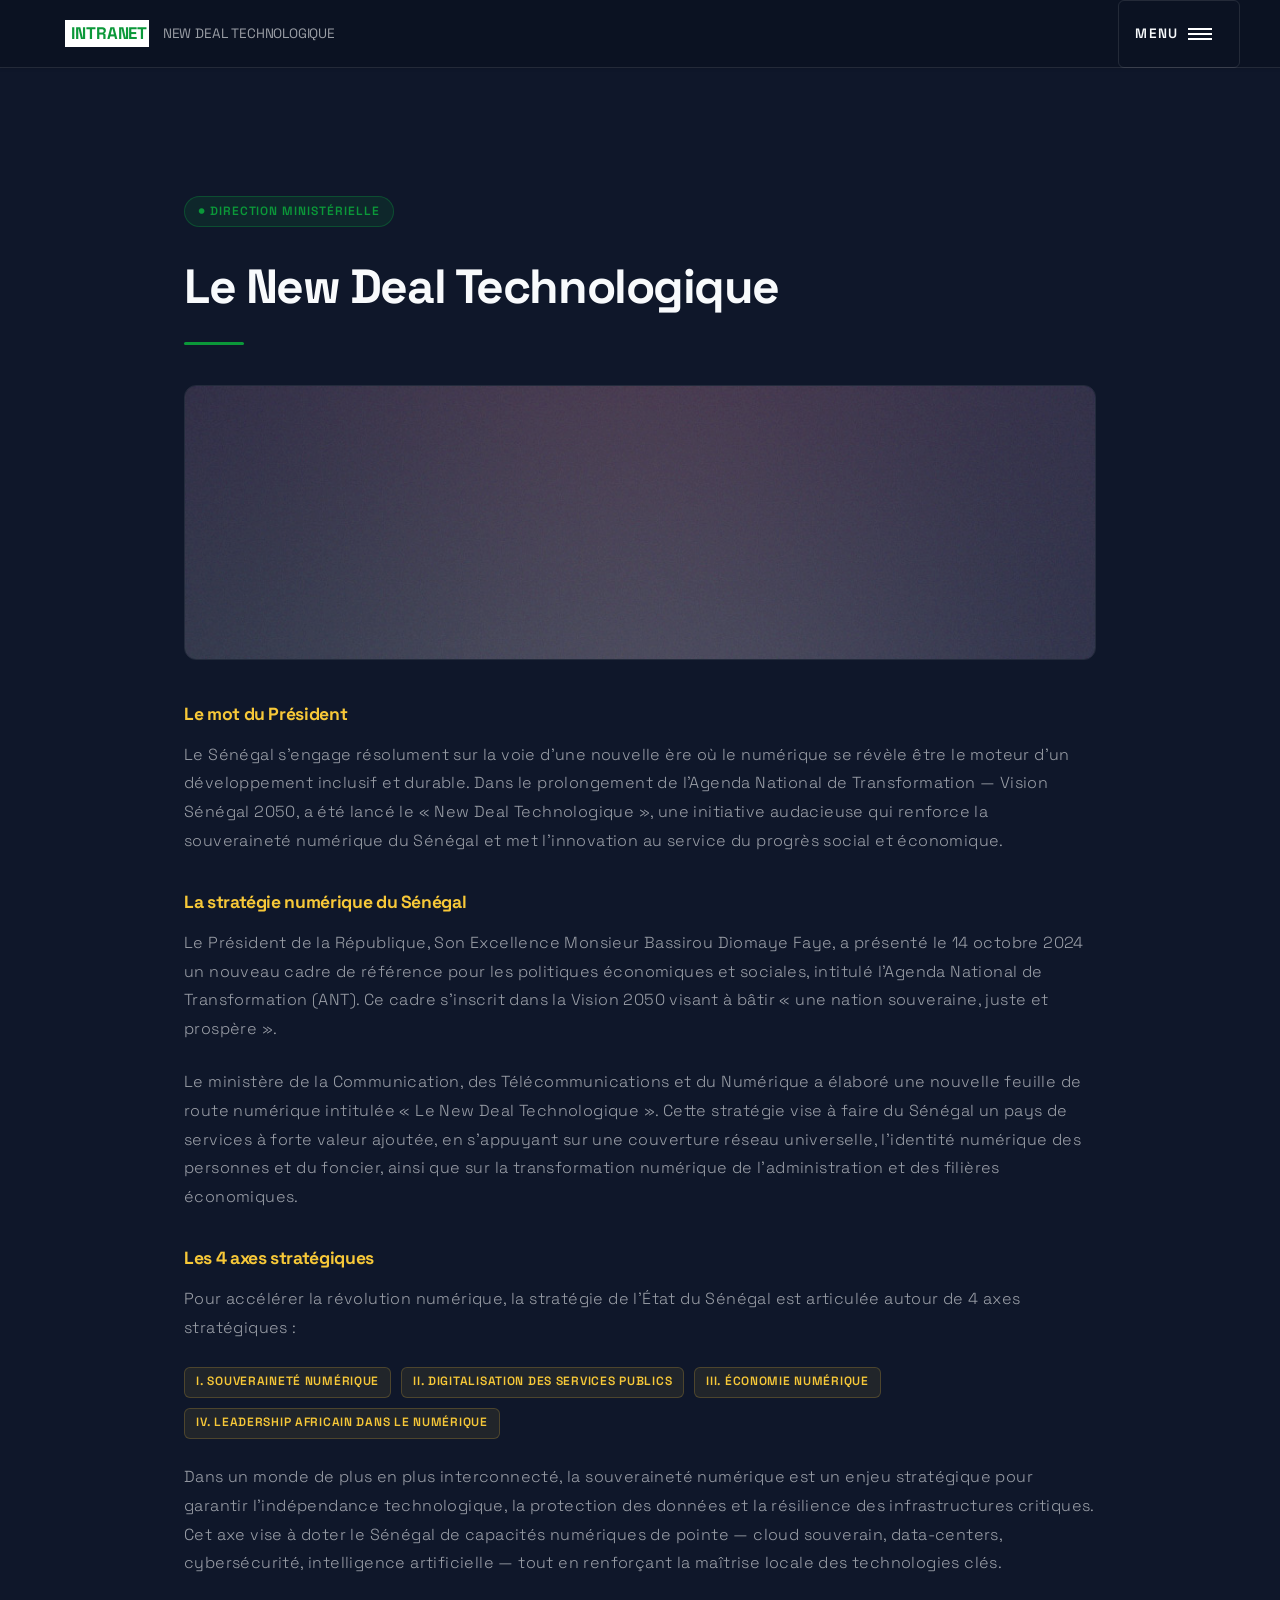
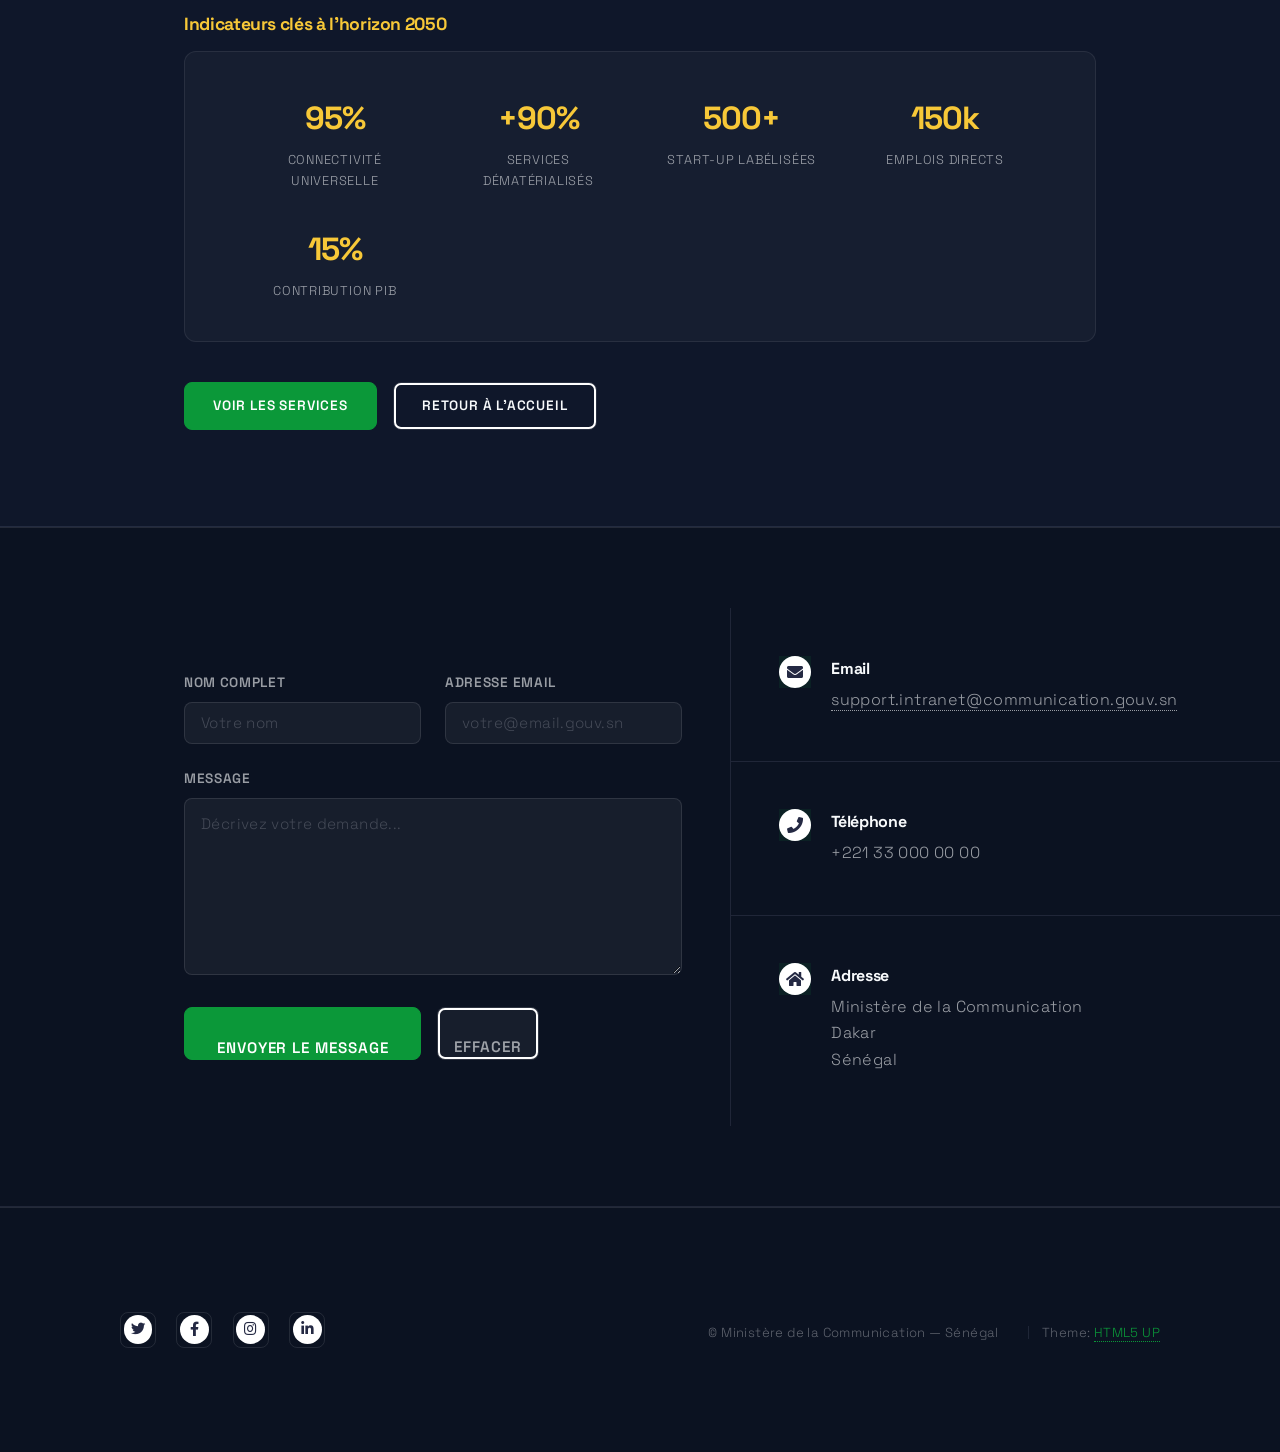
<file: generic.html>
<!DOCTYPE HTML>
<!--
	Forty by HTML5 UP
	html5up.net | @ajlkn
	Free for personal and commercial use under the CCA 3.0 license (html5up.net/license)
-->
<html>
	<head>
		<title>Direction ministérielle - Intranet New Deal Technologique</title>
		<meta charset="utf-8" />
		<meta name="viewport" content="width=device-width, initial-scale=1, user-scalable=no" />
		<link rel="stylesheet" href="assets/css/main.css" />
		<link rel="stylesheet" href="assets/css/newdeal-theme.css" />
		<noscript><link rel="stylesheet" href="assets/css/noscript.css" /></noscript>
	</head>
	<body class="is-preload">

		<!-- Wrapper -->
			<div id="wrapper">

				<!-- Header -->
					<header id="header">
						<a href="index.html" class="logo"><strong>Intranet</strong> <span>New Deal Technologique</span></a>
						<nav>
							<a href="#menu">Menu</a>
						</nav>
					</header>

				<!-- Menu -->
					<nav id="menu">
						<ul class="links">
							<li><a href="index.html">Accueil</a></li>
							<li><a href="landing.html">Services</a></li>
							<li><a href="generic.html">Direction ministérielle</a></li>
							<li><a href="elements.html">Ressources</a></li>
						</ul>
						<ul class="actions stacked">
							<li><a href="landing.html" class="button primary fit">Accéder aux services</a></li>
							<li><a href="#contact" class="button fit scrolly">Contacter le support</a></li>
						</ul>
					</nav>

				<!-- Main -->
					<div id="main" class="alt">

						<!-- One -->
							<section id="one">
								<div class="inner">
									<div class="nd-badge">&#x25CF; Direction ministérielle</div>
									<header class="major">
										<h1>Le New Deal Technologique</h1>
									</header>
									<span class="image main"><img src="images/pic11.jpg" alt="New Deal Technologique" /></span>

									<h3 style="font-family:var(--font,sans-serif);color:#F7C838;font-size:1.1rem;font-weight:700;margin-bottom:0.75rem;letter-spacing:-0.01em;">Le mot du Président</h3>
									<p>Le Sénégal s'engage résolument sur la voie d'une nouvelle ère où le numérique se révèle être le moteur d'un développement inclusif et durable. Dans le prolongement de l'Agenda National de Transformation — Vision Sénégal 2050, a été lancé le « New Deal Technologique », une initiative audacieuse qui renforce la souveraineté numérique du Sénégal et met l'innovation au service du progrès social et économique.</p>

									<h3 style="font-family:var(--font,sans-serif);color:#F7C838;font-size:1.1rem;font-weight:700;margin-top:2rem;margin-bottom:0.75rem;letter-spacing:-0.01em;">La stratégie numérique du Sénégal</h3>
									<p>Le Président de la République, Son Excellence Monsieur Bassirou Diomaye Faye, a présenté le 14 octobre 2024 un nouveau cadre de référence pour les politiques économiques et sociales, intitulé l'Agenda National de Transformation (ANT). Ce cadre s'inscrit dans la Vision 2050 visant à bâtir « une nation souveraine, juste et prospère ».</p>
									<p>Le ministère de la Communication, des Télécommunications et du Numérique a élaboré une nouvelle feuille de route numérique intitulée « Le New Deal Technologique ». Cette stratégie vise à faire du Sénégal un pays de services à forte valeur ajoutée, en s'appuyant sur une couverture réseau universelle, l'identité numérique des personnes et du foncier, ainsi que sur la transformation numérique de l'administration et des filières économiques.</p>

									<h3 style="font-family:var(--font,sans-serif);color:#F7C838;font-size:1.1rem;font-weight:700;margin-top:2rem;margin-bottom:0.75rem;letter-spacing:-0.01em;">Les 4 axes stratégiques</h3>
									<p>Pour accélérer la révolution numérique, la stratégie de l'État du Sénégal est articulée autour de 4 axes stratégiques :</p>
									<div class="nd-features" style="margin-bottom:1.5rem;">
										<span>I. Souveraineté numérique</span>
										<span>II. Digitalisation des services publics</span>
										<span>III. Économie numérique</span>
										<span>IV. Leadership africain dans le numérique</span>
									</div>
									<p>Dans un monde de plus en plus interconnecté, la souveraineté numérique est un enjeu stratégique pour garantir l'indépendance technologique, la protection des données et la résilience des infrastructures critiques. Cet axe vise à doter le Sénégal de capacités numériques de pointe — cloud souverain, data-centers, cybersécurité, intelligence artificielle — tout en renforçant la maîtrise locale des technologies clés.</p>

									<h3 style="font-family:var(--font,sans-serif);color:#F7C838;font-size:1.1rem;font-weight:700;margin-top:2rem;margin-bottom:0.75rem;letter-spacing:-0.01em;">Indicateurs clés à l'horizon 2050</h3>
									<div class="nd-stats" style="border-radius:12px;border:1px solid rgba(255,255,255,0.08);">
										<div class="stat"><span class="value">95%</span><span class="label">Connectivité universelle</span></div>
										<div class="stat"><span class="value">+90%</span><span class="label">Services dématérialisés</span></div>
										<div class="stat"><span class="value">500+</span><span class="label">Start-up labélisées</span></div>
										<div class="stat"><span class="value">150k</span><span class="label">Emplois directs</span></div>
										<div class="stat"><span class="value">15%</span><span class="label">Contribution PIB</span></div>
									</div>

									<ul class="actions" style="margin-top:2.5rem;">
										<li><a href="landing.html" class="button primary">Voir les services</a></li>
										<li><a href="index.html" class="button">Retour à l'accueil</a></li>
									</ul>
								</div>
							</section>

					</div>

				<!-- Contact -->
					<section id="contact">
						<div class="inner">
							<section>
								<form method="post" action="#">
									<div class="fields">
										<div class="field half">
											<label for="name">Nom complet</label>
											<input type="text" name="name" id="name" placeholder="Votre nom" />
										</div>
										<div class="field half">
											<label for="email">Adresse email</label>
											<input type="text" name="email" id="email" placeholder="votre@email.gouv.sn" />
										</div>
										<div class="field">
											<label for="message">Message</label>
											<textarea name="message" id="message" rows="6" placeholder="Décrivez votre demande..."></textarea>
										</div>
									</div>
									<ul class="actions">
										<li><input type="submit" value="Envoyer le message" class="primary" /></li>
										<li><input type="reset" value="Effacer" /></li>
									</ul>
								</form>
							</section>
							<section class="split">
								<section>
									<div class="contact-method">
										<span class="icon solid alt fa-envelope"></span>
										<h3>Email</h3>
										<a href="#">support.intranet@communication.gouv.sn</a>
									</div>
								</section>
								<section>
									<div class="contact-method">
										<span class="icon solid alt fa-phone"></span>
										<h3>Téléphone</h3>
										<span>+221 33 000 00 00</span>
									</div>
								</section>
								<section>
									<div class="contact-method">
										<span class="icon solid alt fa-home"></span>
										<h3>Adresse</h3>
										<span>Ministère de la Communication<br />
										Dakar<br />
										Sénégal</span>
									</div>
								</section>
							</section>
						</div>
					</section>

				<!-- Footer -->
					<footer id="footer">
						<div class="inner">
							<ul class="icons">
								<li><a href="#" class="icon brands alt fa-twitter"><span class="label">Twitter</span></a></li>
								<li><a href="#" class="icon brands alt fa-facebook-f"><span class="label">Facebook</span></a></li>
								<li><a href="#" class="icon brands alt fa-instagram"><span class="label">Instagram</span></a></li>
								<li><a href="#" class="icon brands alt fa-linkedin-in"><span class="label">LinkedIn</span></a></li>
							</ul>
							<ul class="copyright">
								<li>&copy; Ministère de la Communication — Sénégal</li><li>Theme: <a href="https://html5up.net">HTML5 UP</a></li>
							</ul>
						</div>
					</footer>

			</div>

		<!-- Scripts -->
			<script src="assets/js/jquery.min.js"></script>
			<script src="assets/js/jquery.scrolly.min.js"></script>
			<script src="assets/js/jquery.scrollex.min.js"></script>
			<script src="assets/js/browser.min.js"></script>
			<script src="assets/js/breakpoints.min.js"></script>
			<script src="assets/js/util.js"></script>
			<script src="assets/js/main.js"></script>

	</body>
</html>
</file>
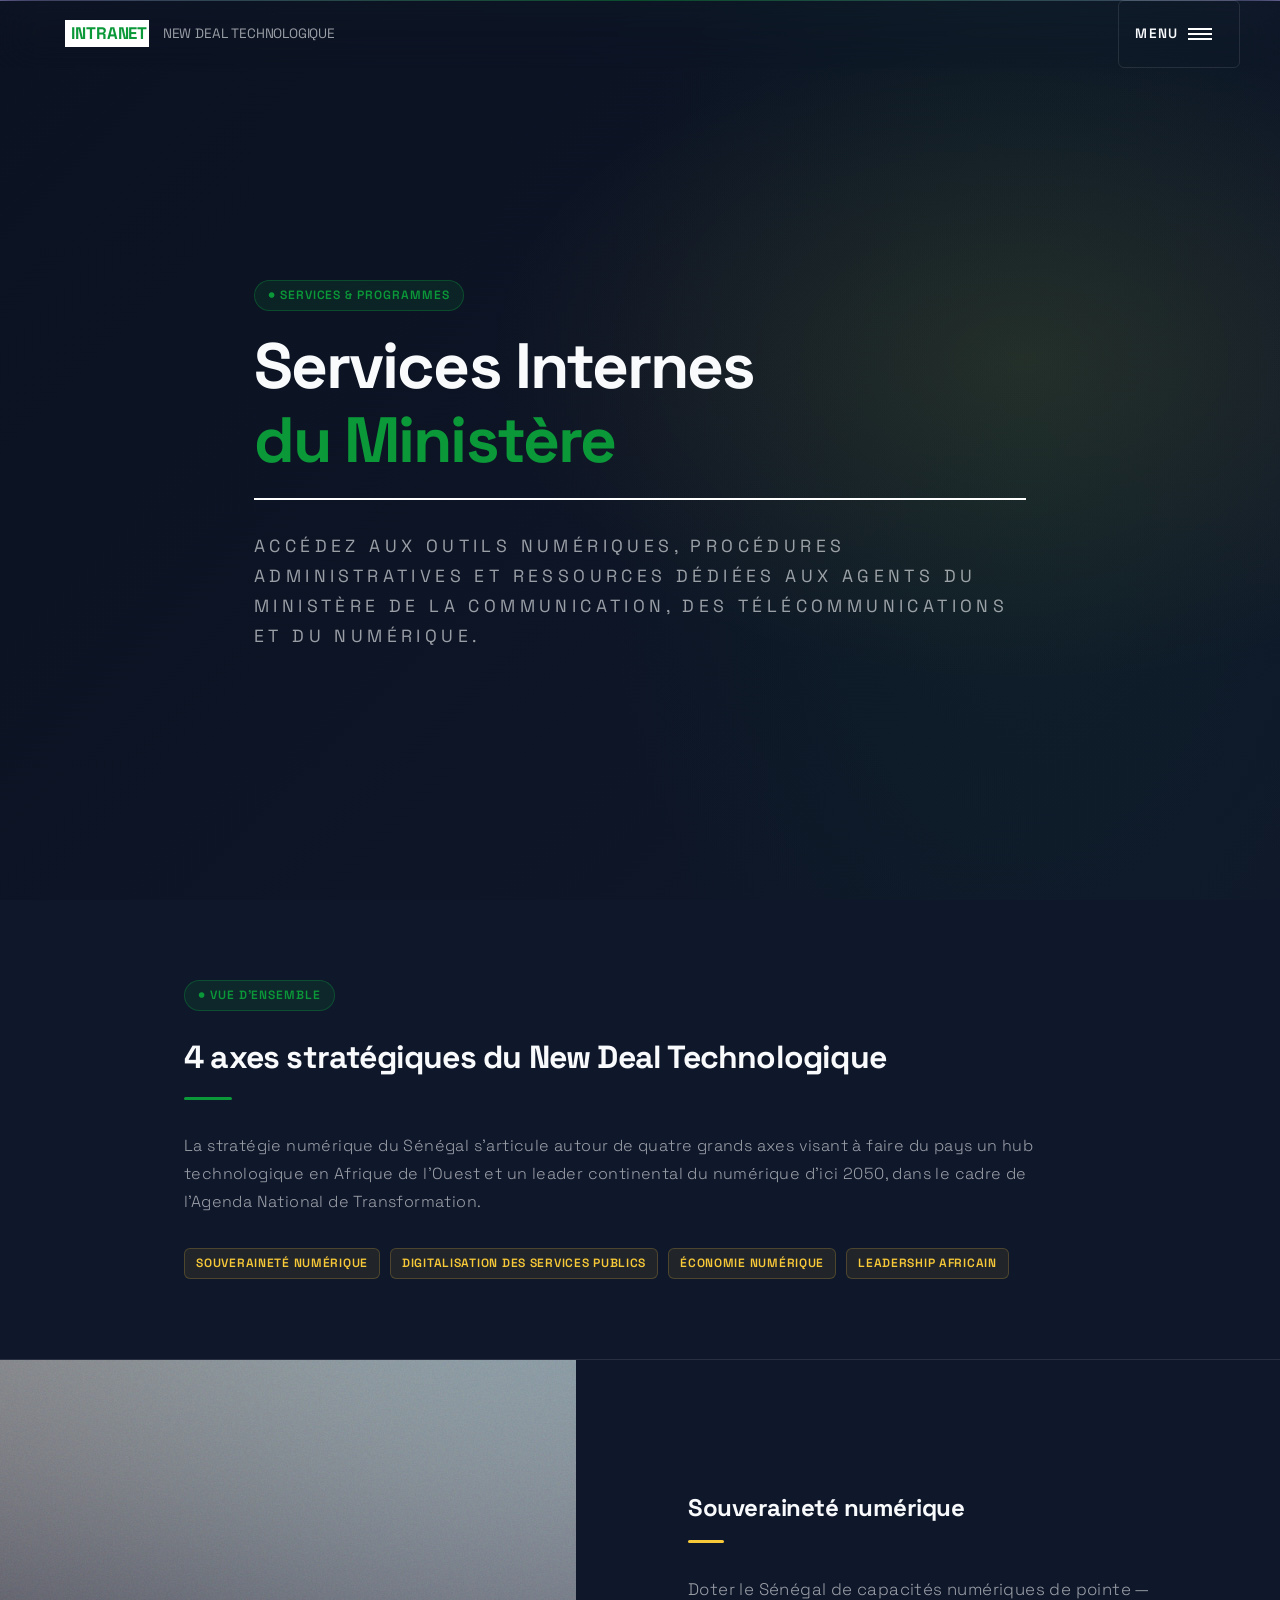
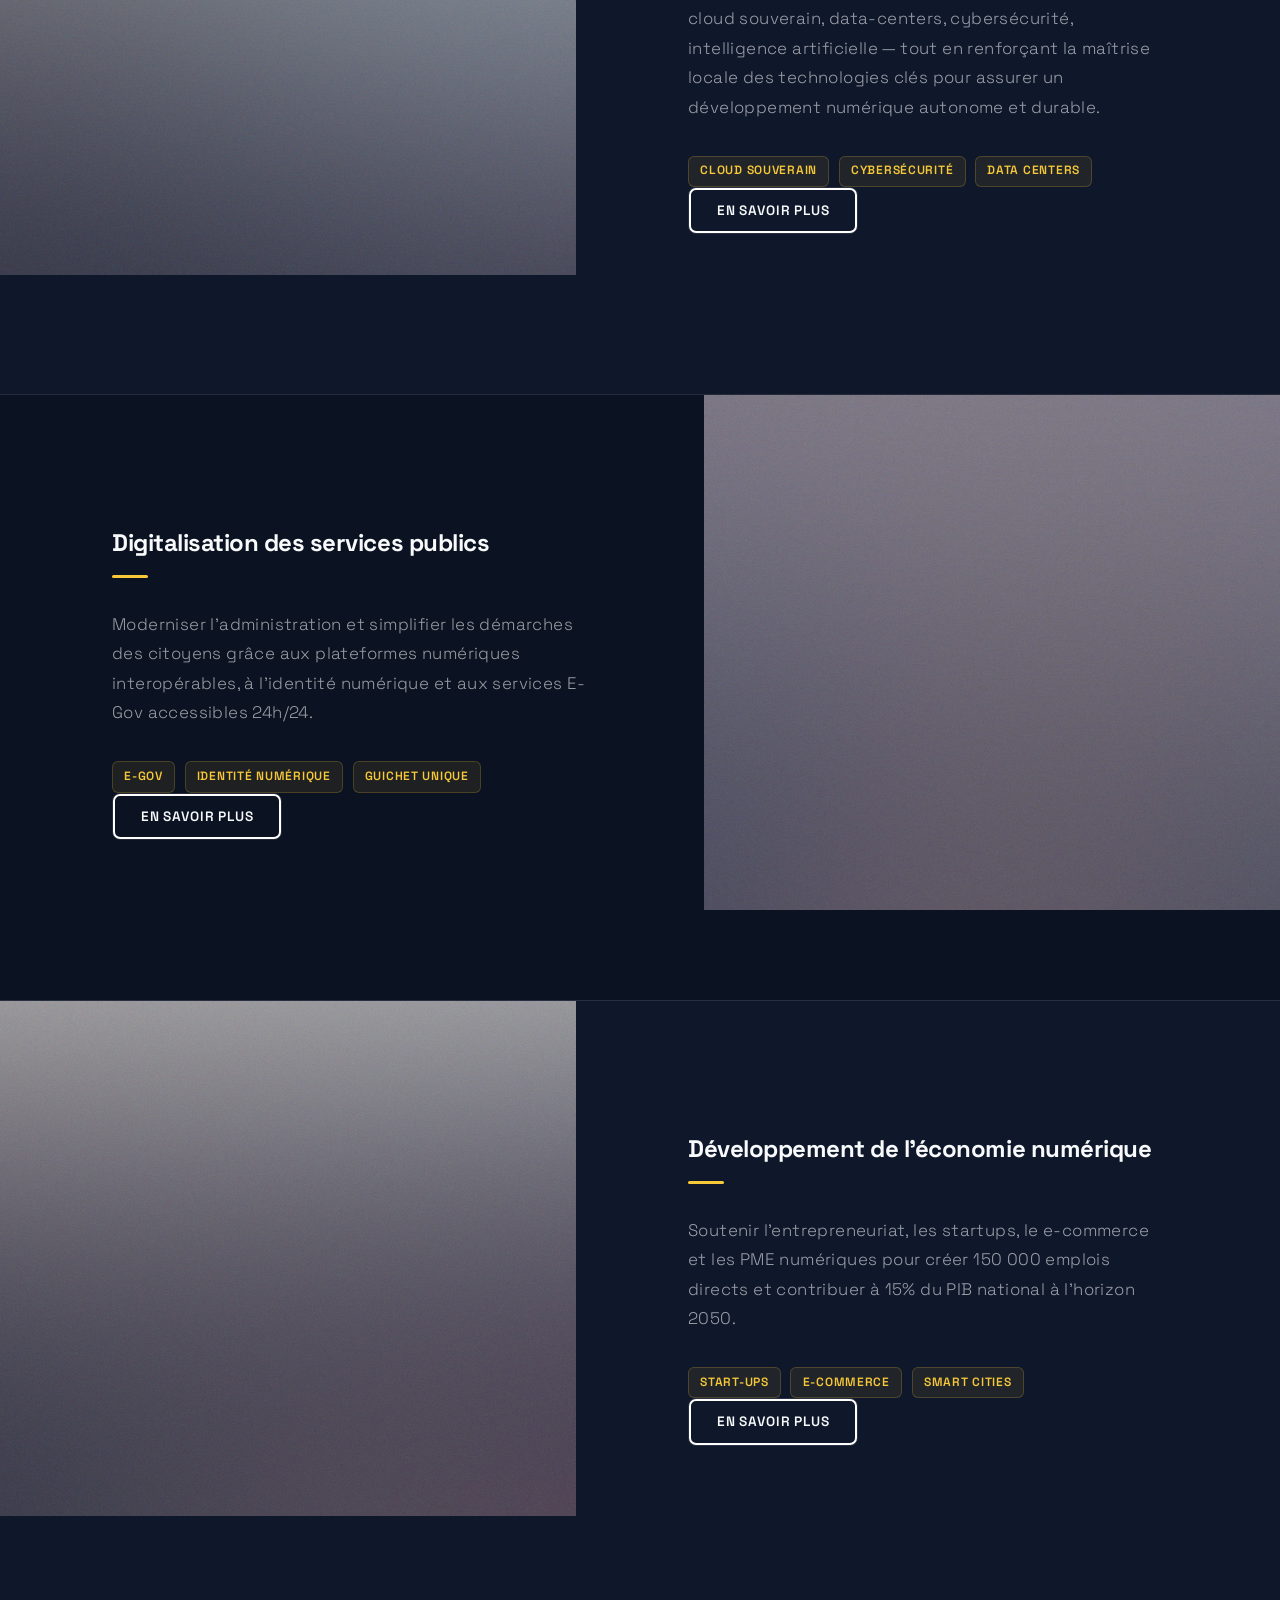
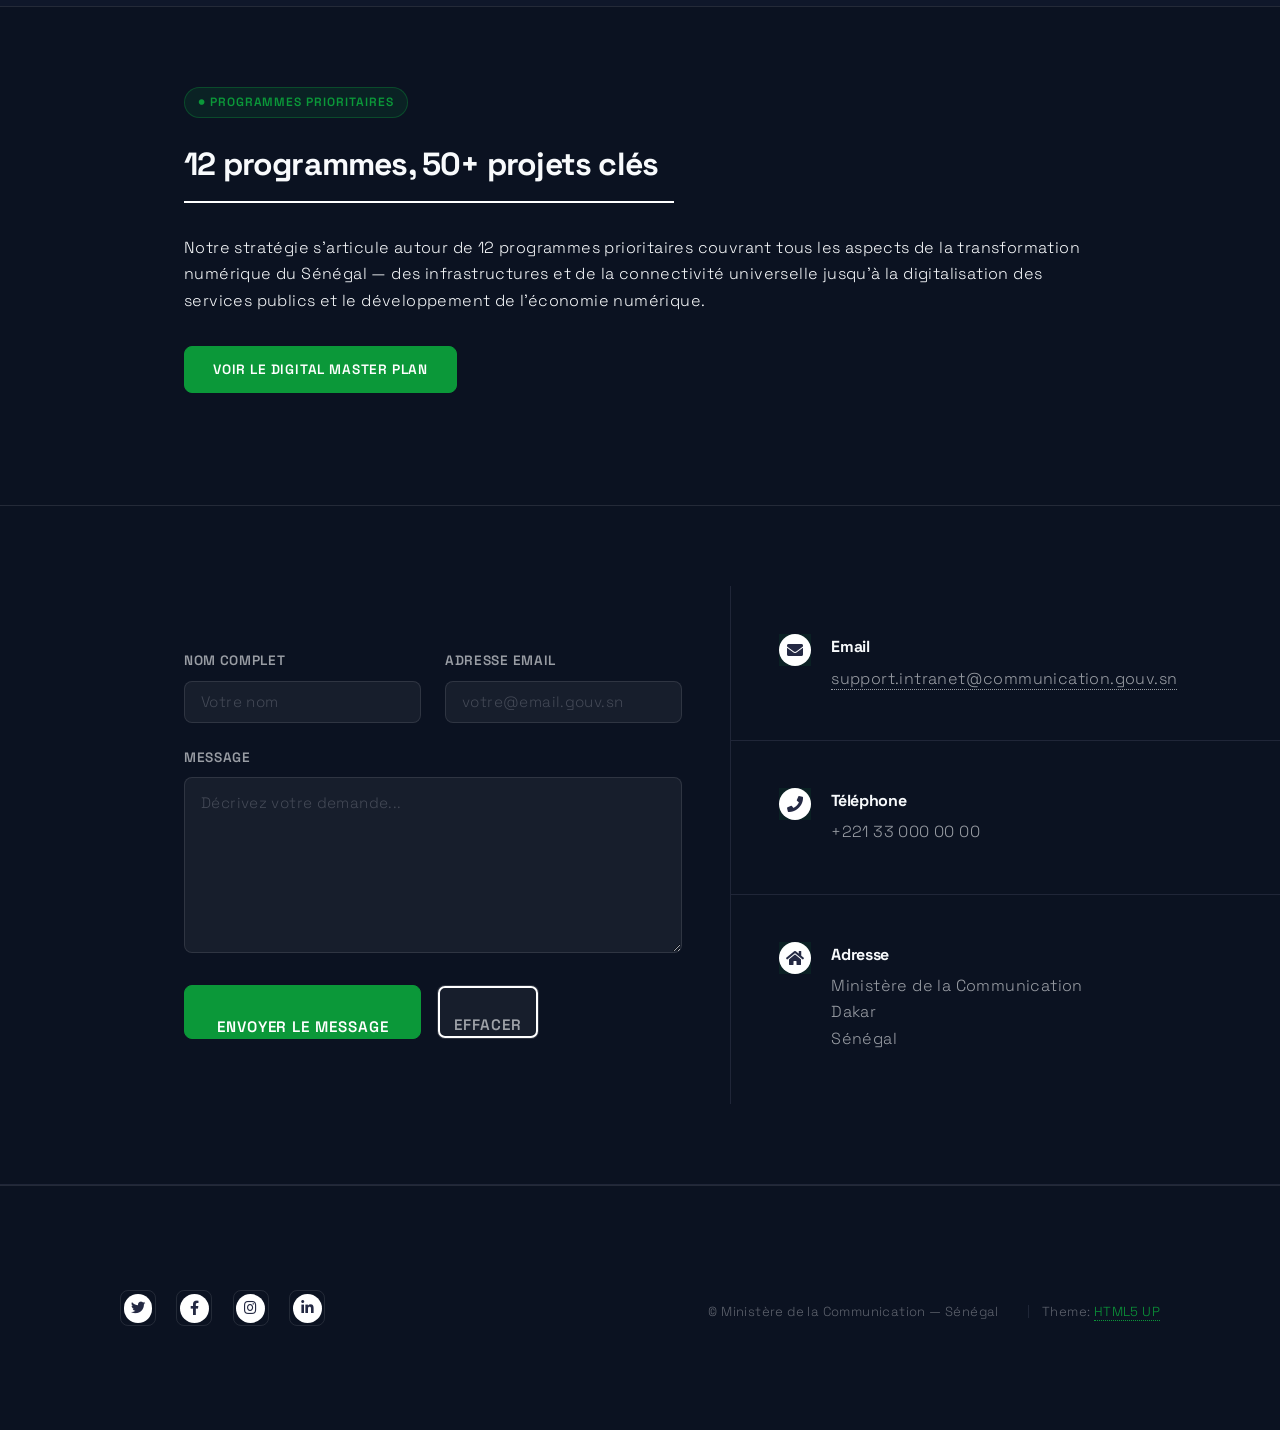
<file: landing.html>
<!DOCTYPE HTML>
<!--
	Forty by HTML5 UP
	html5up.net | @ajlkn
	Free for personal and commercial use under the CCA 3.0 license (html5up.net/license)
-->
<html>
	<head>
		<title>Services - Intranet New Deal Technologique</title>
		<meta charset="utf-8" />
		<meta name="viewport" content="width=device-width, initial-scale=1, user-scalable=no" />
		<link rel="stylesheet" href="assets/css/main.css" />
		<link rel="stylesheet" href="assets/css/newdeal-theme.css" />
		<noscript><link rel="stylesheet" href="assets/css/noscript.css" /></noscript>
	</head>
	<body class="is-preload">

		<!-- Wrapper -->
			<div id="wrapper">

				<!-- Header -->
				<!-- Note: The "styleN" class below should match that of the banner element. -->
					<header id="header" class="alt style2">
						<a href="index.html" class="logo"><strong>Intranet</strong> <span>New Deal Technologique</span></a>
						<nav>
							<a href="#menu">Menu</a>
						</nav>
					</header>

				<!-- Menu -->
					<nav id="menu">
						<ul class="links">
							<li><a href="index.html">Accueil</a></li>
							<li><a href="landing.html">Services</a></li>
							<li><a href="generic.html">Direction ministérielle</a></li>
							<li><a href="elements.html">Ressources</a></li>
						</ul>
						<ul class="actions stacked">
							<li><a href="#one" class="button primary fit scrolly">Accéder aux services</a></li>
							<li><a href="#contact" class="button fit scrolly">Contacter le support</a></li>
						</ul>
					</nav>

				<!-- Banner -->
				<!-- Note: The "styleN" class below should match that of the header element. -->
					<section id="banner" class="style2">
						<div class="inner">
							<div class="nd-badge">&#x25CF; Services & Programmes</div>
							<header class="major">
								<h1>Services Internes<br /><em>du Ministère</em></h1>
							</header>
							<div class="content">
								<p>Accédez aux outils numériques, procédures administratives et ressources dédiées aux agents du Ministère de la Communication, des Télécommunications et du Numérique.</p>
							</div>
						</div>
					</section>

				<!-- Main -->
					<div id="main">

						<!-- One -->
							<section id="one">
								<div class="inner">
									<div class="nd-badge">&#x25CF; Vue d'ensemble</div>
									<header class="major">
										<h2>4 axes stratégiques du New Deal Technologique</h2>
									</header>
									<p>La stratégie numérique du Sénégal s'articule autour de quatre grands axes visant à faire du pays un hub technologique en Afrique de l'Ouest et un leader continental du numérique d'ici 2050, dans le cadre de l'Agenda National de Transformation.</p>
									<div class="nd-features">
										<span>Souveraineté numérique</span>
										<span>Digitalisation des services publics</span>
										<span>Économie numérique</span>
										<span>Leadership africain</span>
									</div>
								</div>
							</section>

						<!-- Two -->
							<section id="two" class="spotlights">
								<section>
									<a href="generic.html" class="image">
										<img src="images/pic08.jpg" alt="Souveraineté numérique" data-position="center center" />
									</a>
									<div class="content">
										<div class="inner">
											<header class="major">
												<h3>Souveraineté numérique</h3>
											</header>
											<p>Doter le Sénégal de capacités numériques de pointe — cloud souverain, data-centers, cybersécurité, intelligence artificielle — tout en renforçant la maîtrise locale des technologies clés pour assurer un développement numérique autonome et durable.</p>
											<div class="nd-features">
												<span>Cloud souverain</span>
												<span>Cybersécurité</span>
												<span>Data centers</span>
											</div>
											<ul class="actions">
												<li><a href="generic.html" class="button">En savoir plus</a></li>
											</ul>
										</div>
									</div>
								</section>
								<section>
									<a href="generic.html" class="image">
										<img src="images/pic09.jpg" alt="Digitalisation" data-position="top center" />
									</a>
									<div class="content">
										<div class="inner">
											<header class="major">
												<h3>Digitalisation des services publics</h3>
											</header>
											<p>Moderniser l'administration et simplifier les démarches des citoyens grâce aux plateformes numériques interopérables, à l'identité numérique et aux services E-Gov accessibles 24h/24.</p>
											<div class="nd-features">
												<span>E-Gov</span>
												<span>Identité numérique</span>
												<span>Guichet unique</span>
											</div>
											<ul class="actions">
												<li><a href="generic.html" class="button">En savoir plus</a></li>
											</ul>
										</div>
									</div>
								</section>
								<section>
									<a href="generic.html" class="image">
										<img src="images/pic10.jpg" alt="Économie numérique" data-position="25% 25%" />
									</a>
									<div class="content">
										<div class="inner">
											<header class="major">
												<h3>Développement de l'économie numérique</h3>
											</header>
											<p>Soutenir l'entrepreneuriat, les startups, le e-commerce et les PME numériques pour créer 150 000 emplois directs et contribuer à 15% du PIB national à l'horizon 2050.</p>
											<div class="nd-features">
												<span>Start-ups</span>
												<span>E-commerce</span>
												<span>Smart Cities</span>
											</div>
											<ul class="actions">
												<li><a href="generic.html" class="button">En savoir plus</a></li>
											</ul>
										</div>
									</div>
								</section>
							</section>

						<!-- Three -->
							<section id="three">
								<div class="inner">
									<div class="nd-badge">&#x25CF; Programmes prioritaires</div>
									<header class="major">
										<h2>12 programmes, 50+ projets clés</h2>
									</header>
									<p>Notre stratégie s'articule autour de 12 programmes prioritaires couvrant tous les aspects de la transformation numérique du Sénégal — des infrastructures et de la connectivité universelle jusqu'à la digitalisation des services publics et le développement de l'économie numérique.</p>
									<ul class="actions">
										<li><a href="generic.html" class="button primary">Voir le Digital Master Plan</a></li>
									</ul>
								</div>
							</section>

					</div>

				<!-- Contact -->
					<section id="contact">
						<div class="inner">
							<section>
								<form method="post" action="#">
									<div class="fields">
										<div class="field half">
											<label for="name">Nom complet</label>
											<input type="text" name="name" id="name" placeholder="Votre nom" />
										</div>
										<div class="field half">
											<label for="email">Adresse email</label>
											<input type="text" name="email" id="email" placeholder="votre@email.gouv.sn" />
										</div>
										<div class="field">
											<label for="message">Message</label>
											<textarea name="message" id="message" rows="6" placeholder="Décrivez votre demande..."></textarea>
										</div>
									</div>
									<ul class="actions">
										<li><input type="submit" value="Envoyer le message" class="primary" /></li>
										<li><input type="reset" value="Effacer" /></li>
									</ul>
								</form>
							</section>
							<section class="split">
								<section>
									<div class="contact-method">
										<span class="icon solid alt fa-envelope"></span>
										<h3>Email</h3>
										<a href="#">support.intranet@communication.gouv.sn</a>
									</div>
								</section>
								<section>
									<div class="contact-method">
										<span class="icon solid alt fa-phone"></span>
										<h3>Téléphone</h3>
										<span>+221 33 000 00 00</span>
									</div>
								</section>
								<section>
									<div class="contact-method">
										<span class="icon solid alt fa-home"></span>
										<h3>Adresse</h3>
										<span>Ministère de la Communication<br />
										Dakar<br />
										Sénégal</span>
									</div>
								</section>
							</section>
						</div>
					</section>

				<!-- Footer -->
					<footer id="footer">
						<div class="inner">
							<ul class="icons">
								<li><a href="#" class="icon brands alt fa-twitter"><span class="label">Twitter</span></a></li>
								<li><a href="#" class="icon brands alt fa-facebook-f"><span class="label">Facebook</span></a></li>
								<li><a href="#" class="icon brands alt fa-instagram"><span class="label">Instagram</span></a></li>
								<li><a href="#" class="icon brands alt fa-linkedin-in"><span class="label">LinkedIn</span></a></li>
							</ul>
							<ul class="copyright">
								<li>&copy; Ministère de la Communication — Sénégal</li><li>Theme: <a href="https://html5up.net">HTML5 UP</a></li>
							</ul>
						</div>
					</footer>

			</div>

		<!-- Scripts -->
			<script src="assets/js/jquery.min.js"></script>
			<script src="assets/js/jquery.scrolly.min.js"></script>
			<script src="assets/js/jquery.scrollex.min.js"></script>
			<script src="assets/js/browser.min.js"></script>
			<script src="assets/js/breakpoints.min.js"></script>
			<script src="assets/js/util.js"></script>
			<script src="assets/js/main.js"></script>

	</body>
</html>
</file>
<file: assets/css/newdeal-theme.css>
/*
  New Deal Technologique Theme Override
  Inspired by newdealtechnologique.sn
  Dark navy + Space Grotesk + Senegal flag accents (green/gold)
*/

@import url('https://fonts.googleapis.com/css2?family=Space+Grotesk:wght@300;400;500;600;700&display=swap');

/* ── Variables ── */
:root {
  --bg-deep:       #0B1221;
  --bg-navy:       #0F172A;
  --bg-card:       rgba(255,255,255,0.04);
  --bg-card-hover: rgba(255,255,255,0.08);
  --border:        rgba(255,255,255,0.1);
  --border-accent: rgba(11,152,57,0.4);

  --accent-green:  #0B9839;
  --accent-green2: #0fcf4f;
  --accent-gold:   #F7C838;
  --accent-blue:   #3B82F6;

  --text-white:    #F8FAFC;
  --text-muted:    rgba(248,250,252,0.6);
  --text-subtle:   rgba(248,250,252,0.35);

  --font: 'Space Grotesk', 'Source Sans Pro', sans-serif;
  --radius: 12px;
  --radius-lg: 20px;
}

/* ── Base ── */
html, body {
  background-color: var(--bg-navy) !important;
  color: var(--text-white) !important;
  font-family: var(--font) !important;
  line-height: 1.65;
}

/* ── Wrapper ── */
#wrapper {
  background: var(--bg-navy);
}

/* ════════════════════════════════════════
   HEADER / NAV
   ════════════════════════════════════════ */
#header {
  background: rgba(11, 18, 33, 0.85) !important;
  backdrop-filter: blur(20px) !important;
  -webkit-backdrop-filter: blur(20px) !important;
  border-bottom: 1px solid var(--border) !important;
  padding: 0 2.5rem !important;
  height: 68px;
  display: flex;
  align-items: center;
  justify-content: space-between;
}

#header.alt {
  background: transparent !important;
  border-bottom: 1px solid transparent !important;
  position: absolute;
  top: 0;
  left: 0;
  right: 0;
  z-index: 100;
}

#header .logo {
  font-family: var(--font) !important;
  font-size: 1.05rem !important;
  font-weight: 700 !important;
  letter-spacing: -0.01em;
  color: var(--text-white) !important;
  text-decoration: none !important;
  display: flex;
  align-items: center;
  gap: 0.5rem;
  border: none !important;
}

#header .logo strong {
  color: var(--accent-green) !important;
  font-weight: 700;
}

#header .logo span {
  color: var(--text-muted) !important;
  font-weight: 400;
  font-size: 0.85rem;
}

#header nav > a {
  font-family: var(--font) !important;
  font-weight: 600 !important;
  font-size: 0.85rem !important;
  letter-spacing: 0.08em !important;
  text-transform: uppercase !important;
  color: var(--text-white) !important;
  border: 1px solid var(--border) !important;
  border-radius: 6px !important;
  padding: 0.45rem 1rem !important;
  transition: all 0.2s !important;
}

#header nav > a:hover {
  background: var(--bg-card-hover) !important;
  border-color: var(--accent-green) !important;
  color: var(--accent-green) !important;
}

/* ── Mobile Menu ── */
#menu {
  background: #080f1e !important;
  border-left: 1px solid var(--border) !important;
}

#menu .links a {
  color: var(--text-white) !important;
  font-family: var(--font) !important;
  font-weight: 500 !important;
  border-bottom: 1px solid var(--border) !important;
  padding: 1rem 0 !important;
}

#menu .links a:hover {
  color: var(--accent-green) !important;
}

#menu .close {
  color: var(--text-muted) !important;
}

/* ════════════════════════════════════════
   HERO / BANNER
   ════════════════════════════════════════ */
#banner {
  background-color: var(--bg-deep) !important;
  background-image:
    radial-gradient(ellipse 80% 60% at 60% 40%, rgba(11,152,57,0.12) 0%, transparent 60%),
    radial-gradient(ellipse 50% 50% at 10% 80%, rgba(247,200,56,0.07) 0%, transparent 50%),
    linear-gradient(135deg, #0B1221 0%, #0F172A 50%, #0d1f3c 100%) !important;
  position: relative;
  overflow: hidden;
  min-height: 100vh;
  display: flex;
  align-items: center;
}

#banner::before {
  content: '';
  position: absolute;
  top: -50%;
  right: -20%;
  width: 80%;
  height: 200%;
  background: radial-gradient(ellipse, rgba(11,152,57,0.08) 0%, transparent 60%);
  pointer-events: none;
}

#banner::after {
  content: '';
  position: absolute;
  bottom: 0;
  left: 0;
  right: 0;
  height: 1px;
  background: linear-gradient(90deg, transparent, var(--accent-green), transparent);
}

#banner .inner {
  padding: 8rem 4rem 6rem !important;
  position: relative;
  z-index: 1;
  max-width: 900px;
}

#banner header.major h1 {
  font-family: var(--font) !important;
  font-size: clamp(2.4rem, 5vw, 4rem) !important;
  font-weight: 700 !important;
  line-height: 1.15 !important;
  letter-spacing: -0.03em !important;
  color: var(--text-white) !important;
  margin-bottom: 1.5rem !important;
  border-bottom: none !important;
}

#banner header.major h1 em,
#banner header.major h1 strong {
  color: var(--accent-green);
  font-style: normal;
}

#banner header.major h2 {
  font-size: clamp(1.6rem, 3vw, 2.5rem) !important;
  font-weight: 700 !important;
  color: var(--text-white) !important;
  letter-spacing: -0.02em !important;
  border-bottom: none !important;
}

#banner .content p {
  font-size: 1.1rem !important;
  color: var(--text-muted) !important;
  line-height: 1.7 !important;
  margin-bottom: 2rem !important;
  font-weight: 400 !important;
}

/* Style 2 banner variant */
#banner.style2 {
  background-color: var(--bg-deep) !important;
  background-image:
    radial-gradient(ellipse 70% 60% at 80% 40%, rgba(247,200,56,0.1) 0%, transparent 60%),
    linear-gradient(135deg, #0B1221 0%, #0F172A 100%) !important;
}

#banner.style2 .inner {
  padding: 7rem 4rem 5rem !important;
}

/* ════════════════════════════════════════
   BUTTONS
   ════════════════════════════════════════ */
.button, input[type="submit"], input[type="reset"], input[type="button"] {
  font-family: var(--font) !important;
  font-weight: 600 !important;
  font-size: 0.85rem !important;
  letter-spacing: 0.06em !important;
  text-transform: uppercase !important;
  border-radius: 8px !important;
  padding: 0.75rem 1.75rem !important;
  transition: all 0.25s !important;
  border: 1px solid var(--border) !important;
  background: transparent !important;
  color: var(--text-white) !important;
  cursor: pointer;
  display: inline-flex;
  align-items: center;
  gap: 0.4rem;
}

.button:hover {
  background: var(--bg-card-hover) !important;
  border-color: rgba(255,255,255,0.25) !important;
  color: var(--text-white) !important;
}

.button.primary, input[type="submit"].primary {
  background: var(--accent-green) !important;
  border-color: var(--accent-green) !important;
  color: #fff !important;
}

.button.primary:hover {
  background: var(--accent-green2) !important;
  border-color: var(--accent-green2) !important;
  transform: translateY(-1px);
  box-shadow: 0 8px 24px rgba(11,152,57,0.35) !important;
}

.button.next::after,
.button.next:after {
  content: '' !important;
}

/* ════════════════════════════════════════
   TILES (index.html cards)
   ════════════════════════════════════════ */
#one.tiles {
  background: var(--bg-navy) !important;
}

#one.tiles article {
  background: var(--bg-card) !important;
  border: 1px solid var(--border) !important;
  border-radius: var(--radius) !important;
  transition: all 0.3s ease !important;
  overflow: hidden;
}

#one.tiles article:hover {
  background: var(--bg-card-hover) !important;
  border-color: var(--accent-green) !important;
  transform: translateY(-4px);
  box-shadow: 0 16px 40px rgba(0,0,0,0.4), 0 0 0 1px var(--accent-green);
}

#one.tiles article .image {
  opacity: 0.6;
}

#one.tiles article:hover .image {
  opacity: 0.8;
}

#one.tiles article header.major {
  background: linear-gradient(to top, rgba(11,18,33,0.98) 0%, rgba(11,18,33,0.7) 60%, transparent 100%) !important;
  padding: 1.5rem !important;
}

#one.tiles article header.major h3 {
  font-family: var(--font) !important;
  font-size: 1.1rem !important;
  font-weight: 700 !important;
  margin-bottom: 0.4rem !important;
  letter-spacing: -0.01em !important;
}

#one.tiles article header.major h3 a {
  color: var(--text-white) !important;
  border: none !important;
  text-decoration: none !important;
}

#one.tiles article header.major h3 a:hover {
  color: var(--accent-green) !important;
}

#one.tiles article header.major p {
  color: var(--text-muted) !important;
  font-size: 0.875rem !important;
}

/* ════════════════════════════════════════
   SECTION TWO (intro text block)
   ════════════════════════════════════════ */
#two {
  background: var(--bg-deep) !important;
  border-top: 1px solid var(--border);
  border-bottom: 1px solid var(--border);
}

#two .inner {
  padding: 5rem 4rem !important;
}

#two header.major h2 {
  font-family: var(--font) !important;
  font-size: clamp(1.6rem, 3vw, 2.4rem) !important;
  font-weight: 700 !important;
  letter-spacing: -0.025em !important;
  color: var(--text-white) !important;
  margin-bottom: 1.5rem !important;
  border-bottom: none !important;
  padding-bottom: 0 !important;
}

#two header.major h2::after {
  content: '';
  display: block;
  width: 48px;
  height: 3px;
  background: var(--accent-green);
  margin-top: 1rem;
  border-radius: 2px;
}

#two p {
  color: var(--text-muted) !important;
  font-size: 1.05rem !important;
  line-height: 1.75 !important;
  max-width: 680px;
}

/* ════════════════════════════════════════
   SPOTLIGHTS (landing.html)
   ════════════════════════════════════════ */
.spotlights > section {
  background: var(--bg-navy) !important;
  border-top: 1px solid var(--border) !important;
}

.spotlights > section:nth-child(even) {
  background: var(--bg-deep) !important;
}

.spotlights > section .content {
  background: transparent !important;
  padding: 3rem !important;
}

.spotlights > section .content .inner header.major h3 {
  font-family: var(--font) !important;
  font-size: 1.5rem !important;
  font-weight: 700 !important;
  color: var(--text-white) !important;
  border-bottom: none !important;
  padding-bottom: 0 !important;
  margin-bottom: 1rem !important;
  letter-spacing: -0.02em !important;
}

.spotlights > section .content .inner header.major h3::after {
  content: '';
  display: block;
  width: 36px;
  height: 3px;
  background: var(--accent-gold);
  margin-top: 0.75rem;
  border-radius: 2px;
}

.spotlights > section .content .inner p {
  color: var(--text-muted) !important;
  line-height: 1.75 !important;
}

.spotlights > section .image img {
  opacity: 0.75;
}

/* ════════════════════════════════════════
   SECTION ONE (landing intro)
   ════════════════════════════════════════ */
#one .inner {
  padding: 5rem 4rem !important;
}

#one .inner header.major h2 {
  font-family: var(--font) !important;
  font-size: clamp(1.5rem, 2.5vw, 2.2rem) !important;
  font-weight: 700 !important;
  letter-spacing: -0.025em !important;
  color: var(--text-white) !important;
  border-bottom: none !important;
}

#one .inner header.major h2::after {
  content: '';
  display: block;
  width: 48px;
  height: 3px;
  background: var(--accent-green);
  margin-top: 0.85rem;
  border-radius: 2px;
}

#one .inner p {
  color: var(--text-muted) !important;
  line-height: 1.75 !important;
}

/* ════════════════════════════════════════
   THREE section
   ════════════════════════════════════════ */
#three {
  background: var(--bg-deep) !important;
  border-top: 1px solid var(--border);
}

#three .inner {
  padding: 5rem 4rem !important;
}

#three header.major h2 {
  font-family: var(--font) !important;
  font-size: clamp(1.5rem, 2.5vw, 2.2rem) !important;
  font-weight: 700 !important;
  letter-spacing: -0.025em !important;
  color: var(--text-white) !important;
  border-bottom: none !important;
}

/* ════════════════════════════════════════
   GENERIC / ALT MAIN
   ════════════════════════════════════════ */
#main.alt {
  background: var(--bg-navy) !important;
  padding-top: 80px;
}

#main.alt #one {
  background: var(--bg-navy) !important;
}

#main.alt .inner {
  padding: 4rem 4rem !important;
}

#main.alt header.major h1 {
  font-family: var(--font) !important;
  font-size: clamp(2rem, 4vw, 3rem) !important;
  font-weight: 700 !important;
  letter-spacing: -0.03em !important;
  color: var(--text-white) !important;
  border-bottom: none !important;
  padding-bottom: 0 !important;
  margin-bottom: 2rem !important;
}

#main.alt header.major h1::after {
  content: '';
  display: block;
  width: 60px;
  height: 3px;
  background: var(--accent-green);
  margin-top: 1rem;
  border-radius: 2px;
}

#main.alt p {
  color: var(--text-muted) !important;
  line-height: 1.8 !important;
  margin-bottom: 1.5rem !important;
}

#main.alt .image.main img {
  border-radius: var(--radius) !important;
  opacity: 0.85;
  border: 1px solid var(--border);
}

/* ════════════════════════════════════════
   CONTACT SECTION
   ════════════════════════════════════════ */
#contact {
  background: var(--bg-deep) !important;
  border-top: 1px solid var(--border);
}

#contact .inner {
  padding: 5rem 4rem !important;
}

#contact form input,
#contact form textarea {
  background: rgba(255,255,255,0.05) !important;
  border: 1px solid var(--border) !important;
  border-radius: 8px !important;
  color: var(--text-white) !important;
  font-family: var(--font) !important;
  font-size: 0.95rem !important;
  padding: 0.75rem 1rem !important;
  transition: border-color 0.2s !important;
}

#contact form input:focus,
#contact form textarea:focus {
  border-color: var(--accent-green) !important;
  outline: none !important;
  box-shadow: 0 0 0 3px rgba(11,152,57,0.15) !important;
  background: rgba(255,255,255,0.07) !important;
}

#contact form label {
  color: var(--text-muted) !important;
  font-family: var(--font) !important;
  font-size: 0.85rem !important;
  font-weight: 600 !important;
  letter-spacing: 0.05em !important;
  text-transform: uppercase !important;
  margin-bottom: 0.5rem !important;
  display: block;
}

#contact form input[type="submit"] {
  background: var(--accent-green) !important;
  border-color: var(--accent-green) !important;
  color: #fff !important;
  font-weight: 600 !important;
  letter-spacing: 0.06em !important;
  text-transform: uppercase !important;
  cursor: pointer !important;
  padding: 0.85rem 2rem !important;
}

#contact form input[type="submit"]:hover {
  background: var(--accent-green2) !important;
  border-color: var(--accent-green2) !important;
  transform: translateY(-1px);
  box-shadow: 0 8px 24px rgba(11,152,57,0.3) !important;
}

#contact form input[type="reset"] {
  border-color: var(--border) !important;
  color: var(--text-muted) !important;
}

.contact-method span.icon {
  color: var(--accent-green) !important;
  border-color: var(--border-accent) !important;
  background: rgba(11,152,57,0.1) !important;
}

.contact-method h3 {
  font-family: var(--font) !important;
  font-weight: 700 !important;
  color: var(--text-white) !important;
  margin-bottom: 0.3rem !important;
  font-size: 1rem !important;
}

.contact-method a,
.contact-method span:not(.icon) {
  color: var(--text-muted) !important;
}

.contact-method a:hover {
  color: var(--accent-green) !important;
}

/* ════════════════════════════════════════
   FOOTER
   ════════════════════════════════════════ */
#footer {
  background: var(--bg-deep) !important;
  border-top: 1px solid var(--border) !important;
  padding: 2.5rem 4rem !important;
}

#footer .inner {
  display: flex;
  align-items: center;
  justify-content: space-between;
  flex-wrap: wrap;
  gap: 1rem;
}

#footer .icons a {
  color: var(--text-subtle) !important;
  border: 1px solid var(--border) !important;
  border-radius: 8px !important;
  width: 36px !important;
  height: 36px !important;
  display: inline-flex !important;
  align-items: center !important;
  justify-content: center !important;
  transition: all 0.2s !important;
  font-size: 0.9rem !important;
}

#footer .icons a:hover {
  color: var(--accent-green) !important;
  border-color: var(--accent-green) !important;
  background: rgba(11,152,57,0.1) !important;
}

#footer .copyright {
  display: flex;
  gap: 1rem;
  align-items: center;
}

#footer .copyright li {
  color: var(--text-subtle) !important;
  font-size: 0.82rem !important;
  font-family: var(--font) !important;
}

#footer .copyright a {
  color: var(--accent-green) !important;
}

/* ════════════════════════════════════════
   TYPOGRAPHY - HEADINGS
   ════════════════════════════════════════ */
h1, h2, h3, h4, h5, h6 {
  font-family: var(--font) !important;
  letter-spacing: -0.02em !important;
}

header.major h2 {
  border-bottom: none !important;
  padding-bottom: 0 !important;
}

/* ════════════════════════════════════════
   MAIN container backgrounds
   ════════════════════════════════════════ */
#main {
  background: var(--bg-navy) !important;
}

/* ════════════════════════════════════════
   PRELOAD / TRANSITIONS
   ════════════════════════════════════════ */
body.is-preload *, body.is-preload *:before, body.is-preload *:after {
  animation: none !important;
  transition: none !important;
}

/* ════════════════════════════════════════
   BADGE / PILL ACCENT (reusable)
   ════════════════════════════════════════ */
.nd-badge {
  display: inline-flex;
  align-items: center;
  gap: 0.4rem;
  background: rgba(11,152,57,0.12);
  border: 1px solid rgba(11,152,57,0.35);
  color: var(--accent-green) !important;
  font-size: 0.75rem;
  font-weight: 600;
  letter-spacing: 0.08em;
  text-transform: uppercase;
  padding: 0.3rem 0.8rem;
  border-radius: 999px;
  margin-bottom: 1.2rem;
}

/* ════════════════════════════════════════
   STATS BAR (added to index.html)
   ════════════════════════════════════════ */
.nd-stats {
  background: rgba(255,255,255,0.03);
  border-top: 1px solid var(--border);
  border-bottom: 1px solid var(--border);
  padding: 2.5rem 4rem;
  display: grid;
  grid-template-columns: repeat(auto-fit, minmax(160px, 1fr));
  gap: 2rem;
}

.nd-stats .stat {
  text-align: center;
}

.nd-stats .stat .value {
  font-family: var(--font);
  font-size: 2rem;
  font-weight: 700;
  color: var(--accent-gold);
  display: block;
  letter-spacing: -0.03em;
}

.nd-stats .stat .label {
  font-size: 0.8rem;
  color: var(--text-muted);
  text-transform: uppercase;
  letter-spacing: 0.06em;
  margin-top: 0.25rem;
  display: block;
}

/* ════════════════════════════════════════
   FEATURE TAGS (landing page)
   ════════════════════════════════════════ */
.nd-features {
  display: flex;
  flex-wrap: wrap;
  gap: 0.6rem;
  margin-top: 1.5rem;
}

.nd-features span {
  background: rgba(247,200,56,0.08);
  border: 1px solid rgba(247,200,56,0.2);
  color: var(--accent-gold) !important;
  font-size: 0.75rem;
  font-weight: 600;
  letter-spacing: 0.06em;
  text-transform: uppercase;
  padding: 0.3rem 0.7rem;
  border-radius: 6px;
}

/* ════════════════════════════════════════
   RESPONSIVE
   ════════════════════════════════════════ */
@media (max-width: 768px) {
  #banner .inner,
  #two .inner,
  #one .inner,
  #three .inner,
  #contact .inner,
  #main.alt .inner {
    padding: 3rem 1.5rem !important;
  }

  .nd-stats {
    padding: 2rem 1.5rem;
    grid-template-columns: repeat(2, 1fr);
  }

  #footer {
    padding: 2rem 1.5rem !important;
  }

  #footer .inner {
    flex-direction: column;
    align-items: flex-start;
  }
}
</file>
<file: assets/css/noscript.css>
/*
	Forty by HTML5 UP
	html5up.net | @ajlkn
	Free for personal and commercial use under the CCA 3.0 license (html5up.net/license)
*/

/* Banner */

	body.is-preload #banner:after {
		opacity: 0.85;
	}

	body.is-preload #banner > .inner {
		-moz-filter: none;
		-webkit-filter: none;
		-ms-filter: none;
		filter: none;
		-moz-transform: none;
		-webkit-transform: none;
		-ms-transform: none;
		transform: none;
		opacity: 1;
	}
</file>
<file: assets/css/main.css>
@import url(fontawesome-all.min.css);
@import url("https://fonts.googleapis.com/css?family=Source+Sans+Pro:300,300italic,600,600italic");

/*
	Forty by HTML5 UP
	html5up.net | @ajlkn
	Free for personal and commercial use under the CCA 3.0 license (html5up.net/license)
*/

html, body, div, span, applet, object,
iframe, h1, h2, h3, h4, h5, h6, p, blockquote,
pre, a, abbr, acronym, address, big, cite,
code, del, dfn, em, img, ins, kbd, q, s, samp,
small, strike, strong, sub, sup, tt, var, b,
u, i, center, dl, dt, dd, ol, ul, li, fieldset,
form, label, legend, table, caption, tbody,
tfoot, thead, tr, th, td, article, aside,
canvas, details, embed, figure, figcaption,
footer, header, hgroup, menu, nav, output, ruby,
section, summary, time, mark, audio, video {
	margin: 0;
	padding: 0;
	border: 0;
	font-size: 100%;
	font: inherit;
	vertical-align: baseline;}

article, aside, details, figcaption, figure,
footer, header, hgroup, menu, nav, section {
	display: block;}

body {
	line-height: 1;
}

ol, ul {
	list-style: none;
}

blockquote, q {
	quotes: none;
}

	blockquote:before, blockquote:after, q:before, q:after {
		content: '';
		content: none;
	}

table {
	border-collapse: collapse;
	border-spacing: 0;
}

body {
	-webkit-text-size-adjust: none;
}

mark {
	background-color: transparent;
	color: inherit;
}

input::-moz-focus-inner {
	border: 0;
	padding: 0;
}

input, select, textarea {
	-moz-appearance: none;
	-webkit-appearance: none;
	-ms-appearance: none;
	appearance: none;
}

/* Basic */

	@-ms-viewport {
		width: device-width;
	}

	body {
		-ms-overflow-style: scrollbar;
	}

	@media screen and (max-width: 480px) {

		html, body {
			min-width: 320px;
		}

	}

	html {
		box-sizing: border-box;
	}

	*, *:before, *:after {
		box-sizing: inherit;
	}

	body {
		background: #242943;
	}

		body.is-preload *, body.is-preload *:before, body.is-preload *:after {
			-moz-animation: none !important;
			-webkit-animation: none !important;
			-ms-animation: none !important;
			animation: none !important;
			-moz-transition: none !important;
			-webkit-transition: none !important;
			-ms-transition: none !important;
			transition: none !important;
		}

/* Type */

	body, input, select, textarea {
		color: #ffffff;
		font-family: "Source Sans Pro", Helvetica, sans-serif;
		font-size: 17pt;
		font-weight: 300;
		letter-spacing: 0.025em;
		line-height: 1.65;
	}

		@media screen and (max-width: 1680px) {

			body, input, select, textarea {
				font-size: 14pt;
			}

		}

		@media screen and (max-width: 1280px) {

			body, input, select, textarea {
				font-size: 12pt;
			}

		}

		@media screen and (max-width: 360px) {

			body, input, select, textarea {
				font-size: 11pt;
			}

		}

	a {
		-moz-transition: color 0.2s ease-in-out, border-bottom-color 0.2s ease-in-out;
		-webkit-transition: color 0.2s ease-in-out, border-bottom-color 0.2s ease-in-out;
		-ms-transition: color 0.2s ease-in-out, border-bottom-color 0.2s ease-in-out;
		transition: color 0.2s ease-in-out, border-bottom-color 0.2s ease-in-out;
		border-bottom: dotted 1px;
		color: inherit;
		text-decoration: none;
	}

		a:hover {
			border-bottom-color: transparent;
			color: #9bf1ff !important;
		}

		a:active {
			color: #53e3fb !important;
		}

	strong, b {
		color: #ffffff;
		font-weight: 600;
	}

	em, i {
		font-style: italic;
	}

	p {
		margin: 0 0 2em 0;
	}

	h1, h2, h3, h4, h5, h6 {
		color: #ffffff;
		font-weight: 600;
		line-height: 1.65;
		margin: 0 0 1em 0;
	}

		h1 a, h2 a, h3 a, h4 a, h5 a, h6 a {
			color: inherit;
			border-bottom: 0;
		}

	h1 {
		font-size: 2.5em;
	}

	h2 {
		font-size: 1.75em;
	}

	h3 {
		font-size: 1.35em;
	}

	h4 {
		font-size: 1.1em;
	}

	h5 {
		font-size: 0.9em;
	}

	h6 {
		font-size: 0.7em;
	}

	@media screen and (max-width: 736px) {

		h1 {
			font-size: 2em;
		}

		h2 {
			font-size: 1.5em;
		}

		h3 {
			font-size: 1.25em;
		}

	}

	sub {
		font-size: 0.8em;
		position: relative;
		top: 0.5em;
	}

	sup {
		font-size: 0.8em;
		position: relative;
		top: -0.5em;
	}

	blockquote {
		border-left: solid 4px rgba(212, 212, 255, 0.1);
		font-style: italic;
		margin: 0 0 2em 0;
		padding: 0.5em 0 0.5em 2em;
	}

	code {
		background: rgba(212, 212, 255, 0.035);
		font-family: "Courier New", monospace;
		font-size: 0.9em;
		margin: 0 0.25em;
		padding: 0.25em 0.65em;
	}

	pre {
		-webkit-overflow-scrolling: touch;
		font-family: "Courier New", monospace;
		font-size: 0.9em;
		margin: 0 0 2em 0;
	}

		pre code {
			display: block;
			line-height: 1.75;
			padding: 1em 1.5em;
			overflow-x: auto;
		}

	hr {
		border: 0;
		border-bottom: solid 1px rgba(212, 212, 255, 0.1);
		margin: 2em 0;
	}

		hr.major {
			margin: 3em 0;
		}

	.align-left {
		text-align: left;
	}

	.align-center {
		text-align: center;
	}

	.align-right {
		text-align: right;
	}

/* Row */

	.row {
		display: flex;
		flex-wrap: wrap;
		box-sizing: border-box;
		align-items: stretch;
	}

		.row > * {
			box-sizing: border-box;
		}

		.row.gtr-uniform > * > :last-child {
			margin-bottom: 0;
		}

		.row.aln-left {
			justify-content: flex-start;
		}

		.row.aln-center {
			justify-content: center;
		}

		.row.aln-right {
			justify-content: flex-end;
		}

		.row.aln-top {
			align-items: flex-start;
		}

		.row.aln-middle {
			align-items: center;
		}

		.row.aln-bottom {
			align-items: flex-end;
		}

		.row > .imp {
			order: -1;
		}

		.row > .col-1 {
			width: 8.33333%;
		}

		.row > .off-1 {
			margin-left: 8.33333%;
		}

		.row > .col-2 {
			width: 16.66667%;
		}

		.row > .off-2 {
			margin-left: 16.66667%;
		}

		.row > .col-3 {
			width: 25%;
		}

		.row > .off-3 {
			margin-left: 25%;
		}

		.row > .col-4 {
			width: 33.33333%;
		}

		.row > .off-4 {
			margin-left: 33.33333%;
		}

		.row > .col-5 {
			width: 41.66667%;
		}

		.row > .off-5 {
			margin-left: 41.66667%;
		}

		.row > .col-6 {
			width: 50%;
		}

		.row > .off-6 {
			margin-left: 50%;
		}

		.row > .col-7 {
			width: 58.33333%;
		}

		.row > .off-7 {
			margin-left: 58.33333%;
		}

		.row > .col-8 {
			width: 66.66667%;
		}

		.row > .off-8 {
			margin-left: 66.66667%;
		}

		.row > .col-9 {
			width: 75%;
		}

		.row > .off-9 {
			margin-left: 75%;
		}

		.row > .col-10 {
			width: 83.33333%;
		}

		.row > .off-10 {
			margin-left: 83.33333%;
		}

		.row > .col-11 {
			width: 91.66667%;
		}

		.row > .off-11 {
			margin-left: 91.66667%;
		}

		.row > .col-12 {
			width: 100%;
		}

		.row > .off-12 {
			margin-left: 100%;
		}

		.row.gtr-0 {
			margin-top: 0;
			margin-left: 0em;
		}

			.row.gtr-0 > * {
				padding: 0 0 0 0em;
			}

			.row.gtr-0.gtr-uniform {
				margin-top: 0em;
			}

				.row.gtr-0.gtr-uniform > * {
					padding-top: 0em;
				}

		.row.gtr-25 {
			margin-top: 0;
			margin-left: -0.5em;
		}

			.row.gtr-25 > * {
				padding: 0 0 0 0.5em;
			}

			.row.gtr-25.gtr-uniform {
				margin-top: -0.5em;
			}

				.row.gtr-25.gtr-uniform > * {
					padding-top: 0.5em;
				}

		.row.gtr-50 {
			margin-top: 0;
			margin-left: -1em;
		}

			.row.gtr-50 > * {
				padding: 0 0 0 1em;
			}

			.row.gtr-50.gtr-uniform {
				margin-top: -1em;
			}

				.row.gtr-50.gtr-uniform > * {
					padding-top: 1em;
				}

		.row {
			margin-top: 0;
			margin-left: -2em;
		}

			.row > * {
				padding: 0 0 0 2em;
			}

			.row.gtr-uniform {
				margin-top: -2em;
			}

				.row.gtr-uniform > * {
					padding-top: 2em;
				}

		.row.gtr-150 {
			margin-top: 0;
			margin-left: -3em;
		}

			.row.gtr-150 > * {
				padding: 0 0 0 3em;
			}

			.row.gtr-150.gtr-uniform {
				margin-top: -3em;
			}

				.row.gtr-150.gtr-uniform > * {
					padding-top: 3em;
				}

		.row.gtr-200 {
			margin-top: 0;
			margin-left: -4em;
		}

			.row.gtr-200 > * {
				padding: 0 0 0 4em;
			}

			.row.gtr-200.gtr-uniform {
				margin-top: -4em;
			}

				.row.gtr-200.gtr-uniform > * {
					padding-top: 4em;
				}

		@media screen and (max-width: 1680px) {

			.row {
				display: flex;
				flex-wrap: wrap;
				box-sizing: border-box;
				align-items: stretch;
			}

				.row > * {
					box-sizing: border-box;
				}

				.row.gtr-uniform > * > :last-child {
					margin-bottom: 0;
				}

				.row.aln-left {
					justify-content: flex-start;
				}

				.row.aln-center {
					justify-content: center;
				}

				.row.aln-right {
					justify-content: flex-end;
				}

				.row.aln-top {
					align-items: flex-start;
				}

				.row.aln-middle {
					align-items: center;
				}

				.row.aln-bottom {
					align-items: flex-end;
				}

				.row > .imp-xlarge {
					order: -1;
				}

				.row > .col-1-xlarge {
					width: 8.33333%;
				}

				.row > .off-1-xlarge {
					margin-left: 8.33333%;
				}

				.row > .col-2-xlarge {
					width: 16.66667%;
				}

				.row > .off-2-xlarge {
					margin-left: 16.66667%;
				}

				.row > .col-3-xlarge {
					width: 25%;
				}

				.row > .off-3-xlarge {
					margin-left: 25%;
				}

				.row > .col-4-xlarge {
					width: 33.33333%;
				}

				.row > .off-4-xlarge {
					margin-left: 33.33333%;
				}

				.row > .col-5-xlarge {
					width: 41.66667%;
				}

				.row > .off-5-xlarge {
					margin-left: 41.66667%;
				}

				.row > .col-6-xlarge {
					width: 50%;
				}

				.row > .off-6-xlarge {
					margin-left: 50%;
				}

				.row > .col-7-xlarge {
					width: 58.33333%;
				}

				.row > .off-7-xlarge {
					margin-left: 58.33333%;
				}

				.row > .col-8-xlarge {
					width: 66.66667%;
				}

				.row > .off-8-xlarge {
					margin-left: 66.66667%;
				}

				.row > .col-9-xlarge {
					width: 75%;
				}

				.row > .off-9-xlarge {
					margin-left: 75%;
				}

				.row > .col-10-xlarge {
					width: 83.33333%;
				}

				.row > .off-10-xlarge {
					margin-left: 83.33333%;
				}

				.row > .col-11-xlarge {
					width: 91.66667%;
				}

				.row > .off-11-xlarge {
					margin-left: 91.66667%;
				}

				.row > .col-12-xlarge {
					width: 100%;
				}

				.row > .off-12-xlarge {
					margin-left: 100%;
				}

				.row.gtr-0 {
					margin-top: 0;
					margin-left: 0em;
				}

					.row.gtr-0 > * {
						padding: 0 0 0 0em;
					}

					.row.gtr-0.gtr-uniform {
						margin-top: 0em;
					}

						.row.gtr-0.gtr-uniform > * {
							padding-top: 0em;
						}

				.row.gtr-25 {
					margin-top: 0;
					margin-left: -0.5em;
				}

					.row.gtr-25 > * {
						padding: 0 0 0 0.5em;
					}

					.row.gtr-25.gtr-uniform {
						margin-top: -0.5em;
					}

						.row.gtr-25.gtr-uniform > * {
							padding-top: 0.5em;
						}

				.row.gtr-50 {
					margin-top: 0;
					margin-left: -1em;
				}

					.row.gtr-50 > * {
						padding: 0 0 0 1em;
					}

					.row.gtr-50.gtr-uniform {
						margin-top: -1em;
					}

						.row.gtr-50.gtr-uniform > * {
							padding-top: 1em;
						}

				.row {
					margin-top: 0;
					margin-left: -2em;
				}

					.row > * {
						padding: 0 0 0 2em;
					}

					.row.gtr-uniform {
						margin-top: -2em;
					}

						.row.gtr-uniform > * {
							padding-top: 2em;
						}

				.row.gtr-150 {
					margin-top: 0;
					margin-left: -3em;
				}

					.row.gtr-150 > * {
						padding: 0 0 0 3em;
					}

					.row.gtr-150.gtr-uniform {
						margin-top: -3em;
					}

						.row.gtr-150.gtr-uniform > * {
							padding-top: 3em;
						}

				.row.gtr-200 {
					margin-top: 0;
					margin-left: -4em;
				}

					.row.gtr-200 > * {
						padding: 0 0 0 4em;
					}

					.row.gtr-200.gtr-uniform {
						margin-top: -4em;
					}

						.row.gtr-200.gtr-uniform > * {
							padding-top: 4em;
						}

		}

		@media screen and (max-width: 1280px) {

			.row {
				display: flex;
				flex-wrap: wrap;
				box-sizing: border-box;
				align-items: stretch;
			}

				.row > * {
					box-sizing: border-box;
				}

				.row.gtr-uniform > * > :last-child {
					margin-bottom: 0;
				}

				.row.aln-left {
					justify-content: flex-start;
				}

				.row.aln-center {
					justify-content: center;
				}

				.row.aln-right {
					justify-content: flex-end;
				}

				.row.aln-top {
					align-items: flex-start;
				}

				.row.aln-middle {
					align-items: center;
				}

				.row.aln-bottom {
					align-items: flex-end;
				}

				.row > .imp-large {
					order: -1;
				}

				.row > .col-1-large {
					width: 8.33333%;
				}

				.row > .off-1-large {
					margin-left: 8.33333%;
				}

				.row > .col-2-large {
					width: 16.66667%;
				}

				.row > .off-2-large {
					margin-left: 16.66667%;
				}

				.row > .col-3-large {
					width: 25%;
				}

				.row > .off-3-large {
					margin-left: 25%;
				}

				.row > .col-4-large {
					width: 33.33333%;
				}

				.row > .off-4-large {
					margin-left: 33.33333%;
				}

				.row > .col-5-large {
					width: 41.66667%;
				}

				.row > .off-5-large {
					margin-left: 41.66667%;
				}

				.row > .col-6-large {
					width: 50%;
				}

				.row > .off-6-large {
					margin-left: 50%;
				}

				.row > .col-7-large {
					width: 58.33333%;
				}

				.row > .off-7-large {
					margin-left: 58.33333%;
				}

				.row > .col-8-large {
					width: 66.66667%;
				}

				.row > .off-8-large {
					margin-left: 66.66667%;
				}

				.row > .col-9-large {
					width: 75%;
				}

				.row > .off-9-large {
					margin-left: 75%;
				}

				.row > .col-10-large {
					width: 83.33333%;
				}

				.row > .off-10-large {
					margin-left: 83.33333%;
				}

				.row > .col-11-large {
					width: 91.66667%;
				}

				.row > .off-11-large {
					margin-left: 91.66667%;
				}

				.row > .col-12-large {
					width: 100%;
				}

				.row > .off-12-large {
					margin-left: 100%;
				}

				.row.gtr-0 {
					margin-top: 0;
					margin-left: 0em;
				}

					.row.gtr-0 > * {
						padding: 0 0 0 0em;
					}

					.row.gtr-0.gtr-uniform {
						margin-top: 0em;
					}

						.row.gtr-0.gtr-uniform > * {
							padding-top: 0em;
						}

				.row.gtr-25 {
					margin-top: 0;
					margin-left: -0.375em;
				}

					.row.gtr-25 > * {
						padding: 0 0 0 0.375em;
					}

					.row.gtr-25.gtr-uniform {
						margin-top: -0.375em;
					}

						.row.gtr-25.gtr-uniform > * {
							padding-top: 0.375em;
						}

				.row.gtr-50 {
					margin-top: 0;
					margin-left: -0.75em;
				}

					.row.gtr-50 > * {
						padding: 0 0 0 0.75em;
					}

					.row.gtr-50.gtr-uniform {
						margin-top: -0.75em;
					}

						.row.gtr-50.gtr-uniform > * {
							padding-top: 0.75em;
						}

				.row {
					margin-top: 0;
					margin-left: -1.5em;
				}

					.row > * {
						padding: 0 0 0 1.5em;
					}

					.row.gtr-uniform {
						margin-top: -1.5em;
					}

						.row.gtr-uniform > * {
							padding-top: 1.5em;
						}

				.row.gtr-150 {
					margin-top: 0;
					margin-left: -2.25em;
				}

					.row.gtr-150 > * {
						padding: 0 0 0 2.25em;
					}

					.row.gtr-150.gtr-uniform {
						margin-top: -2.25em;
					}

						.row.gtr-150.gtr-uniform > * {
							padding-top: 2.25em;
						}

				.row.gtr-200 {
					margin-top: 0;
					margin-left: -3em;
				}

					.row.gtr-200 > * {
						padding: 0 0 0 3em;
					}

					.row.gtr-200.gtr-uniform {
						margin-top: -3em;
					}

						.row.gtr-200.gtr-uniform > * {
							padding-top: 3em;
						}

		}

		@media screen and (max-width: 980px) {

			.row {
				display: flex;
				flex-wrap: wrap;
				box-sizing: border-box;
				align-items: stretch;
			}

				.row > * {
					box-sizing: border-box;
				}

				.row.gtr-uniform > * > :last-child {
					margin-bottom: 0;
				}

				.row.aln-left {
					justify-content: flex-start;
				}

				.row.aln-center {
					justify-content: center;
				}

				.row.aln-right {
					justify-content: flex-end;
				}

				.row.aln-top {
					align-items: flex-start;
				}

				.row.aln-middle {
					align-items: center;
				}

				.row.aln-bottom {
					align-items: flex-end;
				}

				.row > .imp-medium {
					order: -1;
				}

				.row > .col-1-medium {
					width: 8.33333%;
				}

				.row > .off-1-medium {
					margin-left: 8.33333%;
				}

				.row > .col-2-medium {
					width: 16.66667%;
				}

				.row > .off-2-medium {
					margin-left: 16.66667%;
				}

				.row > .col-3-medium {
					width: 25%;
				}

				.row > .off-3-medium {
					margin-left: 25%;
				}

				.row > .col-4-medium {
					width: 33.33333%;
				}

				.row > .off-4-medium {
					margin-left: 33.33333%;
				}

				.row > .col-5-medium {
					width: 41.66667%;
				}

				.row > .off-5-medium {
					margin-left: 41.66667%;
				}

				.row > .col-6-medium {
					width: 50%;
				}

				.row > .off-6-medium {
					margin-left: 50%;
				}

				.row > .col-7-medium {
					width: 58.33333%;
				}

				.row > .off-7-medium {
					margin-left: 58.33333%;
				}

				.row > .col-8-medium {
					width: 66.66667%;
				}

				.row > .off-8-medium {
					margin-left: 66.66667%;
				}

				.row > .col-9-medium {
					width: 75%;
				}

				.row > .off-9-medium {
					margin-left: 75%;
				}

				.row > .col-10-medium {
					width: 83.33333%;
				}

				.row > .off-10-medium {
					margin-left: 83.33333%;
				}

				.row > .col-11-medium {
					width: 91.66667%;
				}

				.row > .off-11-medium {
					margin-left: 91.66667%;
				}

				.row > .col-12-medium {
					width: 100%;
				}

				.row > .off-12-medium {
					margin-left: 100%;
				}

				.row.gtr-0 {
					margin-top: 0;
					margin-left: 0em;
				}

					.row.gtr-0 > * {
						padding: 0 0 0 0em;
					}

					.row.gtr-0.gtr-uniform {
						margin-top: 0em;
					}

						.row.gtr-0.gtr-uniform > * {
							padding-top: 0em;
						}

				.row.gtr-25 {
					margin-top: 0;
					margin-left: -0.375em;
				}

					.row.gtr-25 > * {
						padding: 0 0 0 0.375em;
					}

					.row.gtr-25.gtr-uniform {
						margin-top: -0.375em;
					}

						.row.gtr-25.gtr-uniform > * {
							padding-top: 0.375em;
						}

				.row.gtr-50 {
					margin-top: 0;
					margin-left: -0.75em;
				}

					.row.gtr-50 > * {
						padding: 0 0 0 0.75em;
					}

					.row.gtr-50.gtr-uniform {
						margin-top: -0.75em;
					}

						.row.gtr-50.gtr-uniform > * {
							padding-top: 0.75em;
						}

				.row {
					margin-top: 0;
					margin-left: -1.5em;
				}

					.row > * {
						padding: 0 0 0 1.5em;
					}

					.row.gtr-uniform {
						margin-top: -1.5em;
					}

						.row.gtr-uniform > * {
							padding-top: 1.5em;
						}

				.row.gtr-150 {
					margin-top: 0;
					margin-left: -2.25em;
				}

					.row.gtr-150 > * {
						padding: 0 0 0 2.25em;
					}

					.row.gtr-150.gtr-uniform {
						margin-top: -2.25em;
					}

						.row.gtr-150.gtr-uniform > * {
							padding-top: 2.25em;
						}

				.row.gtr-200 {
					margin-top: 0;
					margin-left: -3em;
				}

					.row.gtr-200 > * {
						padding: 0 0 0 3em;
					}

					.row.gtr-200.gtr-uniform {
						margin-top: -3em;
					}

						.row.gtr-200.gtr-uniform > * {
							padding-top: 3em;
						}

		}

		@media screen and (max-width: 736px) {

			.row {
				display: flex;
				flex-wrap: wrap;
				box-sizing: border-box;
				align-items: stretch;
			}

				.row > * {
					box-sizing: border-box;
				}

				.row.gtr-uniform > * > :last-child {
					margin-bottom: 0;
				}

				.row.aln-left {
					justify-content: flex-start;
				}

				.row.aln-center {
					justify-content: center;
				}

				.row.aln-right {
					justify-content: flex-end;
				}

				.row.aln-top {
					align-items: flex-start;
				}

				.row.aln-middle {
					align-items: center;
				}

				.row.aln-bottom {
					align-items: flex-end;
				}

				.row > .imp-small {
					order: -1;
				}

				.row > .col-1-small {
					width: 8.33333%;
				}

				.row > .off-1-small {
					margin-left: 8.33333%;
				}

				.row > .col-2-small {
					width: 16.66667%;
				}

				.row > .off-2-small {
					margin-left: 16.66667%;
				}

				.row > .col-3-small {
					width: 25%;
				}

				.row > .off-3-small {
					margin-left: 25%;
				}

				.row > .col-4-small {
					width: 33.33333%;
				}

				.row > .off-4-small {
					margin-left: 33.33333%;
				}

				.row > .col-5-small {
					width: 41.66667%;
				}

				.row > .off-5-small {
					margin-left: 41.66667%;
				}

				.row > .col-6-small {
					width: 50%;
				}

				.row > .off-6-small {
					margin-left: 50%;
				}

				.row > .col-7-small {
					width: 58.33333%;
				}

				.row > .off-7-small {
					margin-left: 58.33333%;
				}

				.row > .col-8-small {
					width: 66.66667%;
				}

				.row > .off-8-small {
					margin-left: 66.66667%;
				}

				.row > .col-9-small {
					width: 75%;
				}

				.row > .off-9-small {
					margin-left: 75%;
				}

				.row > .col-10-small {
					width: 83.33333%;
				}

				.row > .off-10-small {
					margin-left: 83.33333%;
				}

				.row > .col-11-small {
					width: 91.66667%;
				}

				.row > .off-11-small {
					margin-left: 91.66667%;
				}

				.row > .col-12-small {
					width: 100%;
				}

				.row > .off-12-small {
					margin-left: 100%;
				}

				.row.gtr-0 {
					margin-top: 0;
					margin-left: 0em;
				}

					.row.gtr-0 > * {
						padding: 0 0 0 0em;
					}

					.row.gtr-0.gtr-uniform {
						margin-top: 0em;
					}

						.row.gtr-0.gtr-uniform > * {
							padding-top: 0em;
						}

				.row.gtr-25 {
					margin-top: 0;
					margin-left: -0.3125em;
				}

					.row.gtr-25 > * {
						padding: 0 0 0 0.3125em;
					}

					.row.gtr-25.gtr-uniform {
						margin-top: -0.3125em;
					}

						.row.gtr-25.gtr-uniform > * {
							padding-top: 0.3125em;
						}

				.row.gtr-50 {
					margin-top: 0;
					margin-left: -0.625em;
				}

					.row.gtr-50 > * {
						padding: 0 0 0 0.625em;
					}

					.row.gtr-50.gtr-uniform {
						margin-top: -0.625em;
					}

						.row.gtr-50.gtr-uniform > * {
							padding-top: 0.625em;
						}

				.row {
					margin-top: 0;
					margin-left: -1.25em;
				}

					.row > * {
						padding: 0 0 0 1.25em;
					}

					.row.gtr-uniform {
						margin-top: -1.25em;
					}

						.row.gtr-uniform > * {
							padding-top: 1.25em;
						}

				.row.gtr-150 {
					margin-top: 0;
					margin-left: -1.875em;
				}

					.row.gtr-150 > * {
						padding: 0 0 0 1.875em;
					}

					.row.gtr-150.gtr-uniform {
						margin-top: -1.875em;
					}

						.row.gtr-150.gtr-uniform > * {
							padding-top: 1.875em;
						}

				.row.gtr-200 {
					margin-top: 0;
					margin-left: -2.5em;
				}

					.row.gtr-200 > * {
						padding: 0 0 0 2.5em;
					}

					.row.gtr-200.gtr-uniform {
						margin-top: -2.5em;
					}

						.row.gtr-200.gtr-uniform > * {
							padding-top: 2.5em;
						}

		}

		@media screen and (max-width: 480px) {

			.row {
				display: flex;
				flex-wrap: wrap;
				box-sizing: border-box;
				align-items: stretch;
			}

				.row > * {
					box-sizing: border-box;
				}

				.row.gtr-uniform > * > :last-child {
					margin-bottom: 0;
				}

				.row.aln-left {
					justify-content: flex-start;
				}

				.row.aln-center {
					justify-content: center;
				}

				.row.aln-right {
					justify-content: flex-end;
				}

				.row.aln-top {
					align-items: flex-start;
				}

				.row.aln-middle {
					align-items: center;
				}

				.row.aln-bottom {
					align-items: flex-end;
				}

				.row > .imp-xsmall {
					order: -1;
				}

				.row > .col-1-xsmall {
					width: 8.33333%;
				}

				.row > .off-1-xsmall {
					margin-left: 8.33333%;
				}

				.row > .col-2-xsmall {
					width: 16.66667%;
				}

				.row > .off-2-xsmall {
					margin-left: 16.66667%;
				}

				.row > .col-3-xsmall {
					width: 25%;
				}

				.row > .off-3-xsmall {
					margin-left: 25%;
				}

				.row > .col-4-xsmall {
					width: 33.33333%;
				}

				.row > .off-4-xsmall {
					margin-left: 33.33333%;
				}

				.row > .col-5-xsmall {
					width: 41.66667%;
				}

				.row > .off-5-xsmall {
					margin-left: 41.66667%;
				}

				.row > .col-6-xsmall {
					width: 50%;
				}

				.row > .off-6-xsmall {
					margin-left: 50%;
				}

				.row > .col-7-xsmall {
					width: 58.33333%;
				}

				.row > .off-7-xsmall {
					margin-left: 58.33333%;
				}

				.row > .col-8-xsmall {
					width: 66.66667%;
				}

				.row > .off-8-xsmall {
					margin-left: 66.66667%;
				}

				.row > .col-9-xsmall {
					width: 75%;
				}

				.row > .off-9-xsmall {
					margin-left: 75%;
				}

				.row > .col-10-xsmall {
					width: 83.33333%;
				}

				.row > .off-10-xsmall {
					margin-left: 83.33333%;
				}

				.row > .col-11-xsmall {
					width: 91.66667%;
				}

				.row > .off-11-xsmall {
					margin-left: 91.66667%;
				}

				.row > .col-12-xsmall {
					width: 100%;
				}

				.row > .off-12-xsmall {
					margin-left: 100%;
				}

				.row.gtr-0 {
					margin-top: 0;
					margin-left: 0em;
				}

					.row.gtr-0 > * {
						padding: 0 0 0 0em;
					}

					.row.gtr-0.gtr-uniform {
						margin-top: 0em;
					}

						.row.gtr-0.gtr-uniform > * {
							padding-top: 0em;
						}

				.row.gtr-25 {
					margin-top: 0;
					margin-left: -0.3125em;
				}

					.row.gtr-25 > * {
						padding: 0 0 0 0.3125em;
					}

					.row.gtr-25.gtr-uniform {
						margin-top: -0.3125em;
					}

						.row.gtr-25.gtr-uniform > * {
							padding-top: 0.3125em;
						}

				.row.gtr-50 {
					margin-top: 0;
					margin-left: -0.625em;
				}

					.row.gtr-50 > * {
						padding: 0 0 0 0.625em;
					}

					.row.gtr-50.gtr-uniform {
						margin-top: -0.625em;
					}

						.row.gtr-50.gtr-uniform > * {
							padding-top: 0.625em;
						}

				.row {
					margin-top: 0;
					margin-left: -1.25em;
				}

					.row > * {
						padding: 0 0 0 1.25em;
					}

					.row.gtr-uniform {
						margin-top: -1.25em;
					}

						.row.gtr-uniform > * {
							padding-top: 1.25em;
						}

				.row.gtr-150 {
					margin-top: 0;
					margin-left: -1.875em;
				}

					.row.gtr-150 > * {
						padding: 0 0 0 1.875em;
					}

					.row.gtr-150.gtr-uniform {
						margin-top: -1.875em;
					}

						.row.gtr-150.gtr-uniform > * {
							padding-top: 1.875em;
						}

				.row.gtr-200 {
					margin-top: 0;
					margin-left: -2.5em;
				}

					.row.gtr-200 > * {
						padding: 0 0 0 2.5em;
					}

					.row.gtr-200.gtr-uniform {
						margin-top: -2.5em;
					}

						.row.gtr-200.gtr-uniform > * {
							padding-top: 2.5em;
						}

		}

/* Section/Article */

	section.special, article.special {
		text-align: center;
	}

	header.major {
		width: -moz-max-content;
		width: -webkit-max-content;
		width: -ms-max-content;
		width: max-content;
		margin-bottom: 2em;
	}

		header.major > :first-child {
			margin-bottom: 0;
			width: calc(100% + 0.5em);
		}

			header.major > :first-child:after {
				content: '';
				background-color: #ffffff;
				display: block;
				height: 2px;
				margin: 0.325em 0 0.5em 0;
				width: 100%;
			}

		header.major > p {
			font-size: 0.7em;
			font-weight: 600;
			letter-spacing: 0.25em;
			margin-bottom: 0;
			text-transform: uppercase;
		}

		body.is-ie header.major > :first-child:after {
			max-width: 9em;
		}

		body.is-ie header.major > h1:after {
			max-width: 100% !important;
		}

	@media screen and (max-width: 736px) {

		header.major > p br {
			display: none;
		}

	}

/* Form */

	form {
		margin: 0 0 2em 0;
	}

		form > :last-child {
			margin-bottom: 0;
		}

		form > .fields {
			display: -moz-flex;
			display: -webkit-flex;
			display: -ms-flex;
			display: flex;
			-moz-flex-wrap: wrap;
			-webkit-flex-wrap: wrap;
			-ms-flex-wrap: wrap;
			flex-wrap: wrap;
			width: calc(100% + 3em);
			margin: -1.5em 0 2em -1.5em;
		}

			form > .fields > .field {
				-moz-flex-grow: 0;
				-webkit-flex-grow: 0;
				-ms-flex-grow: 0;
				flex-grow: 0;
				-moz-flex-shrink: 0;
				-webkit-flex-shrink: 0;
				-ms-flex-shrink: 0;
				flex-shrink: 0;
				padding: 1.5em 0 0 1.5em;
				width: calc(100% - 1.5em);
			}

				form > .fields > .field.half {
					width: calc(50% - 0.75em);
				}

				form > .fields > .field.third {
					width: calc(100%/3 - 0.5em);
				}

				form > .fields > .field.quarter {
					width: calc(25% - 0.375em);
				}

		@media screen and (max-width: 480px) {

			form > .fields {
				width: calc(100% + 3em);
				margin: -1.5em 0 2em -1.5em;
			}

				form > .fields > .field {
					padding: 1.5em 0 0 1.5em;
					width: calc(100% - 1.5em);
				}

					form > .fields > .field.half {
						width: calc(100% - 1.5em);
					}

					form > .fields > .field.third {
						width: calc(100% - 1.5em);
					}

					form > .fields > .field.quarter {
						width: calc(100% - 1.5em);
					}

		}

	label {
		color: #ffffff;
		display: block;
		font-size: 0.8em;
		font-weight: 600;
		letter-spacing: 0.25em;
		margin: 0 0 1em 0;
		text-transform: uppercase;
	}

	input[type="text"],
	input[type="password"],
	input[type="email"],
	input[type="tel"],
	input[type="search"],
	input[type="url"],
	select,
	textarea {
		-moz-appearance: none;
		-webkit-appearance: none;
		-ms-appearance: none;
		appearance: none;
		background: rgba(212, 212, 255, 0.035);
		border: none;
		border-radius: 0;
		color: inherit;
		display: block;
		outline: 0;
		padding: 0 1em;
		text-decoration: none;
		width: 100%;
	}

		input[type="text"]:invalid,
		input[type="password"]:invalid,
		input[type="email"]:invalid,
		input[type="tel"]:invalid,
		input[type="search"]:invalid,
		input[type="url"]:invalid,
		select:invalid,
		textarea:invalid {
			box-shadow: none;
		}

		input[type="text"]:focus,
		input[type="password"]:focus,
		input[type="email"]:focus,
		input[type="tel"]:focus,
		input[type="search"]:focus,
		input[type="url"]:focus,
		select:focus,
		textarea:focus {
			border-color: #9bf1ff;
			box-shadow: 0 0 0 2px #9bf1ff;
		}

	select {
		background-image: url("data:image/svg+xml;charset=utf8,%3Csvg xmlns='http://www.w3.org/2000/svg' width='40' height='40' preserveAspectRatio='none' viewBox='0 0 40 40'%3E%3Cpath d='M9.4,12.3l10.4,10.4l10.4-10.4c0.2-0.2,0.5-0.4,0.9-0.4c0.3,0,0.6,0.1,0.9,0.4l3.3,3.3c0.2,0.2,0.4,0.5,0.4,0.9 c0,0.4-0.1,0.6-0.4,0.9L20.7,31.9c-0.2,0.2-0.5,0.4-0.9,0.4c-0.3,0-0.6-0.1-0.9-0.4L4.3,17.3c-0.2-0.2-0.4-0.5-0.4-0.9 c0-0.4,0.1-0.6,0.4-0.9l3.3-3.3c0.2-0.2,0.5-0.4,0.9-0.4S9.1,12.1,9.4,12.3z' fill='rgba(212, 212, 255, 0.1)' /%3E%3C/svg%3E");
		background-size: 1.25rem;
		background-repeat: no-repeat;
		background-position: calc(100% - 1rem) center;
		height: 2.75em;
		padding-right: 2.75em;
		text-overflow: ellipsis;
	}

		select option {
			color: #ffffff;
			background: #242943;
		}

		select:focus::-ms-value {
			background-color: transparent;
		}

		select::-ms-expand {
			display: none;
		}

	input[type="text"],
	input[type="password"],
	input[type="email"],
	input[type="tel"],
	input[type="search"],
	input[type="url"],
	select {
		height: 2.75em;
	}

	textarea {
		padding: 0.75em 1em;
	}

	input[type="checkbox"],
	input[type="radio"] {
		-moz-appearance: none;
		-webkit-appearance: none;
		-ms-appearance: none;
		appearance: none;
		display: block;
		float: left;
		margin-right: -2em;
		opacity: 0;
		width: 1em;
		z-index: -1;
	}

		input[type="checkbox"] + label,
		input[type="radio"] + label {
			text-decoration: none;
			color: #ffffff;
			cursor: pointer;
			display: inline-block;
			font-weight: 300;
			padding-left: 2.65em;
			padding-right: 0.75em;
			position: relative;
		}

			input[type="checkbox"] + label:before,
			input[type="radio"] + label:before {
				-moz-osx-font-smoothing: grayscale;
				-webkit-font-smoothing: antialiased;
				display: inline-block;
				font-style: normal;
				font-variant: normal;
				text-rendering: auto;
				line-height: 1;
				text-transform: none !important;
				font-family: 'Font Awesome 5 Free';
				font-weight: 900;
			}

			input[type="checkbox"] + label:before,
			input[type="radio"] + label:before {
				background: rgba(212, 212, 255, 0.035);
				content: '';
				display: inline-block;
				font-size: 0.8em;
				height: 2.0625em;
				left: 0;
				letter-spacing: 0;
				line-height: 2.0625em;
				position: absolute;
				text-align: center;
				top: 0;
				width: 2.0625em;
			}

		input[type="checkbox"]:checked + label:before,
		input[type="radio"]:checked + label:before {
			background: #ffffff;
			border-color: #9bf1ff;
			content: '\f00c';
			color: #242943;
		}

		input[type="checkbox"]:focus + label:before,
		input[type="radio"]:focus + label:before {
			box-shadow: 0 0 0 2px #9bf1ff;
		}

	input[type="radio"] + label:before {
		border-radius: 100%;
	}

	::-webkit-input-placeholder {
		color: rgba(244, 244, 255, 0.2) !important;
		opacity: 1.0;
	}

	:-moz-placeholder {
		color: rgba(244, 244, 255, 0.2) !important;
		opacity: 1.0;
	}

	::-moz-placeholder {
		color: rgba(244, 244, 255, 0.2) !important;
		opacity: 1.0;
	}

	:-ms-input-placeholder {
		color: rgba(244, 244, 255, 0.2) !important;
		opacity: 1.0;
	}

/* Box */

	.box {
		border: solid 1px rgba(212, 212, 255, 0.1);
		margin-bottom: 2em;
		padding: 1.5em;
	}

		.box > :last-child,
		.box > :last-child > :last-child,
		.box > :last-child > :last-child > :last-child {
			margin-bottom: 0;
		}

		.box.alt {
			border: 0;
			border-radius: 0;
			padding: 0;
		}

/* Icon */

	.icon {
		text-decoration: none;
		border-bottom: none;
		position: relative;
	}

		.icon:before {
			-moz-osx-font-smoothing: grayscale;
			-webkit-font-smoothing: antialiased;
			display: inline-block;
			font-style: normal;
			font-variant: normal;
			text-rendering: auto;
			line-height: 1;
			text-transform: none !important;
			font-family: 'Font Awesome 5 Free';
			font-weight: 400;
		}

		.icon > .label {
			display: none;
		}

		.icon:before {
			line-height: inherit;
		}

		.icon.solid:before {
			font-weight: 900;
		}

		.icon.brands:before {
			font-family: 'Font Awesome 5 Brands';
		}

		.icon.alt:before {
			background-color: #ffffff;
			border-radius: 100%;
			color: #242943;
			display: inline-block;
			height: 2em;
			line-height: 2em;
			text-align: center;
			width: 2em;
		}

	a.icon.alt:before {
		-moz-transition: background-color 0.2s ease-in-out;
		-webkit-transition: background-color 0.2s ease-in-out;
		-ms-transition: background-color 0.2s ease-in-out;
		transition: background-color 0.2s ease-in-out;
	}

	a.icon.alt:hover:before {
		background-color: #6fc3df;
	}

	a.icon.alt:active:before {
		background-color: #37a6cb;
	}

/* Image */

	.image {
		border: 0;
		display: inline-block;
		position: relative;
	}

		.image img {
			display: block;
		}

		.image.left, .image.right {
			max-width: 30%;
		}

			.image.left img, .image.right img {
				width: 100%;
			}

		.image.left {
			float: left;
			margin: 0 1.5em 1.25em 0;
			top: 0.25em;
		}

		.image.right {
			float: right;
			margin: 0 0 1.25em 1.5em;
			top: 0.25em;
		}

		.image.fit {
			display: block;
			margin: 0 0 2em 0;
			width: 100%;
		}

			.image.fit img {
				width: 100%;
			}

		.image.main {
			display: block;
			margin: 2.5em 0;
			width: 100%;
		}

			.image.main img {
				width: 100%;
			}

			@media screen and (max-width: 736px) {

				.image.main {
					margin: 1.5em 0;
				}

			}

/* List */

	ol {
		list-style: decimal;
		margin: 0 0 2em 0;
		padding-left: 1.25em;
	}

		ol li {
			padding-left: 0.25em;
		}

	ul {
		list-style: disc;
		margin: 0 0 2em 0;
		padding-left: 1em;
	}

		ul li {
			padding-left: 0.5em;
		}

		ul.alt {
			list-style: none;
			padding-left: 0;
		}

			ul.alt li {
				border-top: solid 1px rgba(212, 212, 255, 0.1);
				padding: 0.5em 0;
			}

				ul.alt li:first-child {
					border-top: 0;
					padding-top: 0;
				}

	dl {
		margin: 0 0 2em 0;
	}

		dl dt {
			display: block;
			font-weight: 600;
			margin: 0 0 1em 0;
		}

		dl dd {
			margin-left: 2em;
		}

/* Actions */

	ul.actions {
		display: -moz-flex;
		display: -webkit-flex;
		display: -ms-flex;
		display: flex;
		cursor: default;
		list-style: none;
		margin-left: -1em;
		padding-left: 0;
	}

		ul.actions li {
			padding: 0 0 0 1em;
			vertical-align: middle;
		}

		ul.actions.special {
			-moz-justify-content: center;
			-webkit-justify-content: center;
			-ms-justify-content: center;
			justify-content: center;
			width: 100%;
			margin-left: 0;
		}

			ul.actions.special li:first-child {
				padding-left: 0;
			}

		ul.actions.stacked {
			-moz-flex-direction: column;
			-webkit-flex-direction: column;
			-ms-flex-direction: column;
			flex-direction: column;
			margin-left: 0;
		}

			ul.actions.stacked li {
				padding: 1.3em 0 0 0;
			}

				ul.actions.stacked li:first-child {
					padding-top: 0;
				}

		ul.actions.fit {
			width: calc(100% + 1em);
		}

			ul.actions.fit li {
				-moz-flex-grow: 1;
				-webkit-flex-grow: 1;
				-ms-flex-grow: 1;
				flex-grow: 1;
				-moz-flex-shrink: 1;
				-webkit-flex-shrink: 1;
				-ms-flex-shrink: 1;
				flex-shrink: 1;
				width: 100%;
			}

				ul.actions.fit li > * {
					width: 100%;
				}

			ul.actions.fit.stacked {
				width: 100%;
			}

/* Icons */

	ul.icons {
		cursor: default;
		list-style: none;
		padding-left: 0;
	}

		ul.icons li {
			display: inline-block;
			padding: 0 1em 0 0;
		}

			ul.icons li:last-child {
				padding-right: 0;
			}

		@media screen and (max-width: 736px) {

			ul.icons li {
				padding: 0 0.75em 0 0;
			}

		}

/* Pagination */

	ul.pagination {
		cursor: default;
		list-style: none;
		padding-left: 0;
	}

		ul.pagination li {
			display: inline-block;
			padding-left: 0;
			vertical-align: middle;
		}

			ul.pagination li > .page {
				-moz-transition: background-color 0.2s ease-in-out, color 0.2s ease-in-out;
				-webkit-transition: background-color 0.2s ease-in-out, color 0.2s ease-in-out;
				-ms-transition: background-color 0.2s ease-in-out, color 0.2s ease-in-out;
				transition: background-color 0.2s ease-in-out, color 0.2s ease-in-out;
				border-bottom: 0;
				display: inline-block;
				font-size: 0.8em;
				font-weight: 600;
				height: 1.5em;
				line-height: 1.5em;
				margin: 0 0.125em;
				min-width: 1.5em;
				padding: 0 0.5em;
				text-align: center;
			}

				ul.pagination li > .page.active {
					background-color: #ffffff;
					color: #242943;
				}

					ul.pagination li > .page.active:hover {
						background-color: #9bf1ff;
						color: #242943 !important;
					}

					ul.pagination li > .page.active:active {
						background-color: #53e3fb;
					}

			ul.pagination li:first-child {
				padding-right: 0.75em;
			}

			ul.pagination li:last-child {
				padding-left: 0.75em;
			}

		@media screen and (max-width: 480px) {

			ul.pagination li:nth-child(n+2):nth-last-child(n+2) {
				display: none;
			}

			ul.pagination li:first-child {
				padding-right: 0;
			}

		}

/* Table */

	.table-wrapper {
		-webkit-overflow-scrolling: touch;
		overflow-x: auto;
	}

	table {
		margin: 0 0 2em 0;
		width: 100%;
	}

		table tbody tr {
			border: solid 1px rgba(212, 212, 255, 0.1);
			border-left: 0;
			border-right: 0;
		}

			table tbody tr:nth-child(2n + 1) {
				background-color: rgba(212, 212, 255, 0.035);
			}

		table td {
			padding: 0.75em 0.75em;
		}

		table th {
			color: #ffffff;
			font-size: 0.9em;
			font-weight: 600;
			padding: 0 0.75em 0.75em 0.75em;
			text-align: left;
		}

		table thead {
			border-bottom: solid 2px rgba(212, 212, 255, 0.1);
		}

		table tfoot {
			border-top: solid 2px rgba(212, 212, 255, 0.1);
		}

		table.alt {
			border-collapse: separate;
		}

			table.alt tbody tr td {
				border: solid 1px rgba(212, 212, 255, 0.1);
				border-left-width: 0;
				border-top-width: 0;
			}

				table.alt tbody tr td:first-child {
					border-left-width: 1px;
				}

			table.alt tbody tr:first-child td {
				border-top-width: 1px;
			}

			table.alt thead {
				border-bottom: 0;
			}

			table.alt tfoot {
				border-top: 0;
			}

/* Button */

	input[type="submit"],
	input[type="reset"],
	input[type="button"],
	button,
	.button {
		-moz-appearance: none;
		-webkit-appearance: none;
		-ms-appearance: none;
		appearance: none;
		-moz-transition: background-color 0.2s ease-in-out, box-shadow 0.2s ease-in-out, color 0.2s ease-in-out;
		-webkit-transition: background-color 0.2s ease-in-out, box-shadow 0.2s ease-in-out, color 0.2s ease-in-out;
		-ms-transition: background-color 0.2s ease-in-out, box-shadow 0.2s ease-in-out, color 0.2s ease-in-out;
		transition: background-color 0.2s ease-in-out, box-shadow 0.2s ease-in-out, color 0.2s ease-in-out;
		background-color: transparent;
		border: 0;
		border-radius: 0;
		box-shadow: inset 0 0 0 2px #ffffff;
		color: #ffffff;
		cursor: pointer;
		display: inline-block;
		font-size: 0.8em;
		font-weight: 600;
		height: 3.5em;
		letter-spacing: 0.25em;
		line-height: 3.5em;
		padding: 0 1.75em;
		text-align: center;
		text-decoration: none;
		text-transform: uppercase;
		white-space: nowrap;
	}

		input[type="submit"]:hover, input[type="submit"]:active,
		input[type="reset"]:hover,
		input[type="reset"]:active,
		input[type="button"]:hover,
		input[type="button"]:active,
		button:hover,
		button:active,
		.button:hover,
		.button:active {
			box-shadow: inset 0 0 0 2px #9bf1ff;
			color: #9bf1ff;
		}

		input[type="submit"]:active,
		input[type="reset"]:active,
		input[type="button"]:active,
		button:active,
		.button:active {
			background-color: rgba(155, 241, 255, 0.1);
			box-shadow: inset 0 0 0 2px #53e3fb;
			color: #53e3fb;
		}

		input[type="submit"].icon:before,
		input[type="reset"].icon:before,
		input[type="button"].icon:before,
		button.icon:before,
		.button.icon:before {
			margin-right: 0.5em;
		}

		input[type="submit"].fit,
		input[type="reset"].fit,
		input[type="button"].fit,
		button.fit,
		.button.fit {
			width: 100%;
		}

		input[type="submit"].small,
		input[type="reset"].small,
		input[type="button"].small,
		button.small,
		.button.small {
			font-size: 0.6em;
		}

		input[type="submit"].large,
		input[type="reset"].large,
		input[type="button"].large,
		button.large,
		.button.large {
			font-size: 1.25em;
			height: 3em;
			line-height: 3em;
		}

		input[type="submit"].next,
		input[type="reset"].next,
		input[type="button"].next,
		button.next,
		.button.next {
			padding-right: 4.5em;
			position: relative;
		}

			input[type="submit"].next:before, input[type="submit"].next:after,
			input[type="reset"].next:before,
			input[type="reset"].next:after,
			input[type="button"].next:before,
			input[type="button"].next:after,
			button.next:before,
			button.next:after,
			.button.next:before,
			.button.next:after {
				-moz-transition: opacity 0.2s ease-in-out;
				-webkit-transition: opacity 0.2s ease-in-out;
				-ms-transition: opacity 0.2s ease-in-out;
				transition: opacity 0.2s ease-in-out;
				background-position: center right;
				background-repeat: no-repeat;
				background-size: 36px 24px;
				content: '';
				display: block;
				height: 100%;
				position: absolute;
				right: 1.5em;
				top: 0;
				vertical-align: middle;
				width: 36px;
			}

			input[type="submit"].next:before,
			input[type="reset"].next:before,
			input[type="button"].next:before,
			button.next:before,
			.button.next:before {
				background-image: url("data:image/svg+xml;charset=utf8,%3Csvg xmlns='http://www.w3.org/2000/svg' xmlns:xlink='http://www.w3.org/1999/xlink' width='36px' height='24px' viewBox='0 0 36 24' zoomAndPan='disable'%3E%3Cstyle%3Eline %7B stroke: %23ffffff%3B stroke-width: 2px%3B %7D%3C/style%3E%3Cline x1='0' y1='12' x2='34' y2='12' /%3E%3Cline x1='25' y1='4' x2='34' y2='12.5' /%3E%3Cline x1='25' y1='20' x2='34' y2='11.5' /%3E%3C/svg%3E");
			}

			input[type="submit"].next:after,
			input[type="reset"].next:after,
			input[type="button"].next:after,
			button.next:after,
			.button.next:after {
				background-image: url("data:image/svg+xml;charset=utf8,%3Csvg xmlns='http://www.w3.org/2000/svg' xmlns:xlink='http://www.w3.org/1999/xlink' width='36px' height='24px' viewBox='0 0 36 24' zoomAndPan='disable'%3E%3Cstyle%3Eline %7B stroke: %239bf1ff%3B stroke-width: 2px%3B %7D%3C/style%3E%3Cline x1='0' y1='12' x2='34' y2='12' /%3E%3Cline x1='25' y1='4' x2='34' y2='12.5' /%3E%3Cline x1='25' y1='20' x2='34' y2='11.5' /%3E%3C/svg%3E");
				opacity: 0;
				z-index: 1;
			}

			input[type="submit"].next:hover:after, input[type="submit"].next:active:after,
			input[type="reset"].next:hover:after,
			input[type="reset"].next:active:after,
			input[type="button"].next:hover:after,
			input[type="button"].next:active:after,
			button.next:hover:after,
			button.next:active:after,
			.button.next:hover:after,
			.button.next:active:after {
				opacity: 1;
			}

			@media screen and (max-width: 1280px) {

				input[type="submit"].next,
				input[type="reset"].next,
				input[type="button"].next,
				button.next,
				.button.next {
					padding-right: 5em;
				}

			}

		input[type="submit"].primary,
		input[type="reset"].primary,
		input[type="button"].primary,
		button.primary,
		.button.primary {
			background-color: #ffffff;
			box-shadow: none;
			color: #242943;
		}

			input[type="submit"].primary:hover, input[type="submit"].primary:active,
			input[type="reset"].primary:hover,
			input[type="reset"].primary:active,
			input[type="button"].primary:hover,
			input[type="button"].primary:active,
			button.primary:hover,
			button.primary:active,
			.button.primary:hover,
			.button.primary:active {
				background-color: #9bf1ff;
				color: #242943 !important;
			}

			input[type="submit"].primary:active,
			input[type="reset"].primary:active,
			input[type="button"].primary:active,
			button.primary:active,
			.button.primary:active {
				background-color: #53e3fb;
			}

		input[type="submit"].disabled, input[type="submit"]:disabled,
		input[type="reset"].disabled,
		input[type="reset"]:disabled,
		input[type="button"].disabled,
		input[type="button"]:disabled,
		button.disabled,
		button:disabled,
		.button.disabled,
		.button:disabled {
			pointer-events: none;
			cursor: default;
			opacity: 0.25;
		}

/* Tiles */

	.tiles {
		display: -moz-flex;
		display: -webkit-flex;
		display: -ms-flex;
		display: flex;
		-moz-flex-wrap: wrap;
		-webkit-flex-wrap: wrap;
		-ms-flex-wrap: wrap;
		flex-wrap: wrap;
		border-top: 0 !important;
	}

		.tiles + * {
			border-top: 0 !important;
		}

		.tiles article {
			-moz-align-items: center;
			-webkit-align-items: center;
			-ms-align-items: center;
			align-items: center;
			display: -moz-flex;
			display: -webkit-flex;
			display: -ms-flex;
			display: flex;
			-moz-transition: -moz-transform 0.25s ease, opacity 0.25s ease, -moz-filter 1s ease, -webkit-filter 1s ease;
			-webkit-transition: -webkit-transform 0.25s ease, opacity 0.25s ease, -webkit-filter 1s ease, -webkit-filter 1s ease;
			-ms-transition: -ms-transform 0.25s ease, opacity 0.25s ease, -ms-filter 1s ease, -webkit-filter 1s ease;
			transition: transform 0.25s ease, opacity 0.25s ease, filter 1s ease, -webkit-filter 1s ease;
			padding: 4em 4em 2em 4em ;
			background-position: center;
			background-repeat: no-repeat;
			background-size: cover;
			cursor: default;
			height: 40vh;
			max-height: 40em;
			min-height: 23em;
			overflow: hidden;
			position: relative;
			width: 40%;
		}

			.tiles article .image {
				display: none;
			}

			.tiles article header {
				position: relative;
				z-index: 3;
			}

			.tiles article h3 {
				font-size: 1.75em;
			}

				.tiles article h3 a:hover {
					color: inherit !important;
				}

			.tiles article .link.primary {
				border: 0;
				height: 100%;
				left: 0;
				position: absolute;
				top: 0;
				width: 100%;
				z-index: 4;
			}

			.tiles article:before {
				-moz-transition: opacity 0.5s ease;
				-webkit-transition: opacity 0.5s ease;
				-ms-transition: opacity 0.5s ease;
				transition: opacity 0.5s ease;
				bottom: 0;
				content: '';
				display: block;
				height: 100%;
				left: 0;
				opacity: 0.85;
				position: absolute;
				width: 100%;
				z-index: 2;
			}

			.tiles article:after {
				background-color: rgba(36, 41, 67, 0.25);
				content: '';
				display: block;
				height: 100%;
				left: 0;
				position: absolute;
				top: 0;
				width: 100%;
				z-index: 1;
			}

			.tiles article:hover:before {
				opacity: 0;
			}

			.tiles article.is-transitioning {
				-moz-transform: scale(0.95);
				-webkit-transform: scale(0.95);
				-ms-transform: scale(0.95);
				transform: scale(0.95);
				-moz-filter: blur(0.5em);
				-webkit-filter: blur(0.5em);
				-ms-filter: blur(0.5em);
				filter: blur(0.5em);
				opacity: 0;
			}

			.tiles article:nth-child(4n - 1), .tiles article:nth-child(4n - 2) {
				width: 60%;
			}

			.tiles article:nth-child(6n - 5):before {
				background-color: #6fc3df;
			}

			.tiles article:nth-child(6n - 4):before {
				background-color: #8d82c4;
			}

			.tiles article:nth-child(6n - 3):before {
				background-color: #ec8d81;
			}

			.tiles article:nth-child(6n - 2):before {
				background-color: #e7b788;
			}

			.tiles article:nth-child(6n - 1):before {
				background-color: #8ea9e8;
			}

			.tiles article:nth-child(6n):before {
				background-color: #87c5a4;
			}

		@media screen and (max-width: 1280px) {

			.tiles article {
				padding: 4em 3em 2em 3em ;
				height: 30vh;
				max-height: 30em;
				min-height: 20em;
			}

		}

		@media screen and (max-width: 980px) {

			.tiles article {
				width: 50% !important;
			}

		}

		@media screen and (max-width: 736px) {

			.tiles article {
				padding: 3em 1.5em 1em 1.5em ;
				height: 16em;
				max-height: none;
				min-height: 0;
			}

				.tiles article h3 {
					font-size: 1.5em;
				}

		}

		@media screen and (max-width: 480px) {

			.tiles {
				display: block;
			}

				.tiles article {
					height: 20em;
					width: 100% !important;
				}

		}

/* Contact Method */

	.contact-method {
		margin: 0 0 2em 0;
		padding-left: 3.25em;
		position: relative;
	}

		.contact-method .icon {
			left: 0;
			position: absolute;
			top: 0;
		}

		.contact-method h3 {
			margin: 0 0 0.5em 0;
		}

/* Spotlights */

	.spotlights {
		border-top: 0 !important;
	}

		.spotlights + * {
			border-top: 0 !important;
		}

		.spotlights > section {
			display: -moz-flex;
			display: -webkit-flex;
			display: -ms-flex;
			display: flex;
			-moz-flex-direction: row;
			-webkit-flex-direction: row;
			-ms-flex-direction: row;
			flex-direction: row;
			background-color: #2e3450;
		}

			.spotlights > section > .image {
				background-position: center center;
				background-size: cover;
				border-radius: 0;
				display: block;
				position: relative;
				width: 30%;
			}

				.spotlights > section > .image img {
					border-radius: 0;
					display: block;
					width: 100%;
				}

				.spotlights > section > .image:before {
					background: rgba(36, 41, 67, 0.9);
					content: '';
					display: block;
					height: 100%;
					left: 0;
					opacity: 0;
					position: absolute;
					top: 0;
					width: 100%;
				}

			.spotlights > section > .content {
				display: -moz-flex;
				display: -webkit-flex;
				display: -ms-flex;
				display: flex;
				-moz-flex-direction: column;
				-webkit-flex-direction: column;
				-ms-flex-direction: column;
				flex-direction: column;
				-moz-justify-content: center;
				-webkit-justify-content: center;
				-ms-justify-content: center;
				justify-content: center;
				-moz-align-items: center;
				-webkit-align-items: center;
				-ms-align-items: center;
				align-items: center;
				padding: 2em 3em 0.1em 3em ;
				width: 70%;
			}

				.spotlights > section > .content > .inner {
					margin: 0 auto;
					max-width: 100%;
					width: 65em;
				}

			.spotlights > section:nth-child(2n) {
				-moz-flex-direction: row-reverse;
				-webkit-flex-direction: row-reverse;
				-ms-flex-direction: row-reverse;
				flex-direction: row-reverse;
				background-color: #333856;
			}

				.spotlights > section:nth-child(2n) > .content {
					-moz-align-items: -moz-flex-end;
					-webkit-align-items: -webkit-flex-end;
					-ms-align-items: -ms-flex-end;
					align-items: flex-end;
				}

		@media screen and (max-width: 1680px) {

			.spotlights > section > .image {
				width: 40%;
			}

			.spotlights > section > .content {
				width: 60%;
			}

		}

		@media screen and (max-width: 1280px) {

			.spotlights > section > .image {
				width: 45%;
			}

			.spotlights > section > .content {
				width: 55%;
			}

		}

		@media screen and (max-width: 980px) {

			.spotlights > section {
				display: block;
			}

				.spotlights > section > .image {
					width: 100%;
				}

				.spotlights > section > .content {
					padding: 4em 3em 2em 3em ;
					width: 100%;
				}

		}

		@media screen and (max-width: 736px) {

			.spotlights > section > .content {
				padding: 3em 1.5em 1em 1.5em ;
			}

		}

/* Header */

	@-moz-keyframes reveal-header {
		0% {
			top: -4em;
			opacity: 0;
		}

		100% {
			top: 0;
			opacity: 1;
		}
	}

	@-webkit-keyframes reveal-header {
		0% {
			top: -4em;
			opacity: 0;
		}

		100% {
			top: 0;
			opacity: 1;
		}
	}

	@-ms-keyframes reveal-header {
		0% {
			top: -4em;
			opacity: 0;
		}

		100% {
			top: 0;
			opacity: 1;
		}
	}

	@keyframes reveal-header {
		0% {
			top: -4em;
			opacity: 0;
		}

		100% {
			top: 0;
			opacity: 1;
		}
	}

	#header {
		display: -moz-flex;
		display: -webkit-flex;
		display: -ms-flex;
		display: flex;
		background-color: #2a2f4a;
		box-shadow: 0 0 0.25em 0 rgba(0, 0, 0, 0.15);
		cursor: default;
		font-weight: 600;
		height: 3.25em;
		left: 0;
		letter-spacing: 0.25em;
		line-height: 3.25em;
		margin: 0;
		position: fixed;
		text-transform: uppercase;
		top: 0;
		width: 100%;
		z-index: 10000;
	}

		#header .logo {
			border: 0;
			display: inline-block;
			font-size: 0.8em;
			height: inherit;
			line-height: inherit;
			padding: 0 1.5em;
		}

			#header .logo strong {
				-moz-transition: background-color 0.2s ease-in-out, color 0.2s ease-in-out;
				-webkit-transition: background-color 0.2s ease-in-out, color 0.2s ease-in-out;
				-ms-transition: background-color 0.2s ease-in-out, color 0.2s ease-in-out;
				transition: background-color 0.2s ease-in-out, color 0.2s ease-in-out;
				background-color: #ffffff;
				color: #242943;
				display: inline-block;
				line-height: 1.65em;
				margin-right: 0.325em;
				padding: 0 0.125em 0 0.375em;
			}

			#header .logo:hover strong {
				background-color: #9bf1ff;
			}

			#header .logo:active strong {
				background-color: #53e3fb;
			}

		#header nav {
			display: -moz-flex;
			display: -webkit-flex;
			display: -ms-flex;
			display: flex;
			-moz-justify-content: -moz-flex-end;
			-webkit-justify-content: -webkit-flex-end;
			-ms-justify-content: -ms-flex-end;
			justify-content: flex-end;
			-moz-flex-grow: 1;
			-webkit-flex-grow: 1;
			-ms-flex-grow: 1;
			flex-grow: 1;
			height: inherit;
			line-height: inherit;
		}

			#header nav a {
				border: 0;
				display: block;
				font-size: 0.8em;
				height: inherit;
				line-height: inherit;
				padding: 0 0.75em;
				position: relative;
				vertical-align: middle;
			}

				#header nav a:last-child {
					padding-right: 1.5em;
				}

				#header nav a[href="#menu"] {
					padding-right: 3.325em !important;
				}

					#header nav a[href="#menu"]:before, #header nav a[href="#menu"]:after {
						background-image: url("data:image/svg+xml;charset=utf8,%3Csvg xmlns='http://www.w3.org/2000/svg' width='24' height='32' viewBox='0 0 24 32' preserveAspectRatio='none'%3E%3Cstyle%3Eline %7B stroke-width: 2px%3B stroke: %23ffffff%3B %7D%3C/style%3E%3Cline x1='0' y1='11' x2='24' y2='11' /%3E%3Cline x1='0' y1='21' x2='24' y2='21' /%3E%3Cline x1='0' y1='16' x2='24' y2='16' /%3E%3C/svg%3E");
						background-position: center;
						background-repeat: no-repeat;
						background-size: 24px 32px;
						content: '';
						display: block;
						height: 100%;
						position: absolute;
						right: 1.5em;
						top: 0;
						vertical-align: middle;
						width: 24px;
					}

					#header nav a[href="#menu"]:after {
						-moz-transition: opacity 0.2s ease-in-out;
						-webkit-transition: opacity 0.2s ease-in-out;
						-ms-transition: opacity 0.2s ease-in-out;
						transition: opacity 0.2s ease-in-out;
						background-image: url("data:image/svg+xml;charset=utf8,%3Csvg xmlns='http://www.w3.org/2000/svg' width='24' height='32' viewBox='0 0 24 32' preserveAspectRatio='none'%3E%3Cstyle%3Eline %7B stroke-width: 2px%3B stroke: %239bf1ff%3B %7D%3C/style%3E%3Cline x1='0' y1='11' x2='24' y2='11' /%3E%3Cline x1='0' y1='21' x2='24' y2='21' /%3E%3Cline x1='0' y1='16' x2='24' y2='16' /%3E%3C/svg%3E");
						opacity: 0;
						z-index: 1;
					}

					#header nav a[href="#menu"]:hover:after, #header nav a[href="#menu"]:active:after {
						opacity: 1;
					}

					#header nav a[href="#menu"]:last-child {
						padding-right: 3.875em !important;
					}

						#header nav a[href="#menu"]:last-child:before, #header nav a[href="#menu"]:last-child:after {
							right: 2em;
						}

		#header.reveal {
			-moz-animation: reveal-header 0.35s ease;
			-webkit-animation: reveal-header 0.35s ease;
			-ms-animation: reveal-header 0.35s ease;
			animation: reveal-header 0.35s ease;
		}

		#header.alt {
			-moz-transition: opacity 2.5s ease;
			-webkit-transition: opacity 2.5s ease;
			-ms-transition: opacity 2.5s ease;
			transition: opacity 2.5s ease;
			-moz-transition-delay: 0.75s;
			-webkit-transition-delay: 0.75s;
			-ms-transition-delay: 0.75s;
			transition-delay: 0.75s;
			-moz-animation: none;
			-webkit-animation: none;
			-ms-animation: none;
			animation: none;
			background-color: transparent;
			box-shadow: none;
			position: absolute;
		}

			#header.alt.style1 .logo strong {
				color: #6fc3df;
			}

			#header.alt.style2 .logo strong {
				color: #8d82c4;
			}

			#header.alt.style3 .logo strong {
				color: #ec8d81;
			}

			#header.alt.style4 .logo strong {
				color: #e7b788;
			}

			#header.alt.style5 .logo strong {
				color: #8ea9e8;
			}

			#header.alt.style6 .logo strong {
				color: #87c5a4;
			}

		body.is-preload #header.alt {
			opacity: 0;
		}

		@media screen and (max-width: 1680px) {

			#header nav a[href="#menu"] {
				padding-right: 3.75em !important;
			}

				#header nav a[href="#menu"]:last-child {
					padding-right: 4.25em !important;
				}

		}

		@media screen and (max-width: 1280px) {

			#header nav a[href="#menu"] {
				padding-right: 4em !important;
			}

				#header nav a[href="#menu"]:last-child {
					padding-right: 4.5em !important;
				}

		}

		@media screen and (max-width: 736px) {

			#header {
				height: 2.75em;
				line-height: 2.75em;
			}

				#header .logo {
					padding: 0 1em;
				}

				#header nav a {
					padding: 0 0.5em;
				}

					#header nav a:last-child {
						padding-right: 1em;
					}

					#header nav a[href="#menu"] {
						padding-right: 3.25em !important;
					}

						#header nav a[href="#menu"]:before, #header nav a[href="#menu"]:after {
							right: 0.75em;
						}

						#header nav a[href="#menu"]:last-child {
							padding-right: 4em !important;
						}

							#header nav a[href="#menu"]:last-child:before, #header nav a[href="#menu"]:last-child:after {
								right: 1.5em;
							}

		}

		@media screen and (max-width: 480px) {

			#header .logo span {
				display: none;
			}

			#header nav a[href="#menu"] {
				overflow: hidden;
				padding-right: 0 !important;
				text-indent: 5em;
				white-space: nowrap;
				width: 5em;
			}

				#header nav a[href="#menu"]:before, #header nav a[href="#menu"]:after {
					right: 0;
					width: inherit;
				}

				#header nav a[href="#menu"]:last-child:before, #header nav a[href="#menu"]:last-child:after {
					width: 4em;
					right: 0;
				}

		}

/* Banner */

	#banner {
		-moz-align-items: center;
		-webkit-align-items: center;
		-ms-align-items: center;
		align-items: center;
		background-image: url("../../images/banner.jpg");
		display: -moz-flex;
		display: -webkit-flex;
		display: -ms-flex;
		display: flex;
		padding: 6em 0 2em 0 ;
		background-attachment: fixed;
		background-position: center;
		background-repeat: no-repeat;
		background-size: cover;
		border-bottom: 0 !important;
		cursor: default;
		height: 60vh;
		margin-bottom: -3.25em;
		max-height: 32em;
		min-height: 22em;
		position: relative;
		top: -3.25em;
	}

		#banner:after {
			-moz-transition: opacity 2.5s ease;
			-webkit-transition: opacity 2.5s ease;
			-ms-transition: opacity 2.5s ease;
			transition: opacity 2.5s ease;
			-moz-transition-delay: 0.75s;
			-webkit-transition-delay: 0.75s;
			-ms-transition-delay: 0.75s;
			transition-delay: 0.75s;
			pointer-events: none;
			background-color: #242943;
			content: '';
			display: block;
			height: 100%;
			left: 0;
			opacity: 0.85;
			position: absolute;
			top: 0;
			width: 100%;
			z-index: 1;
		}

		#banner h1 {
			font-size: 3.25em;
		}

		#banner > .inner {
			-moz-transition: opacity 1.5s ease, -moz-transform 0.5s ease-out, -moz-filter 0.5s ease, -webkit-filter 0.5s ease;
			-webkit-transition: opacity 1.5s ease, -webkit-transform 0.5s ease-out, -webkit-filter 0.5s ease, -webkit-filter 0.5s ease;
			-ms-transition: opacity 1.5s ease, -ms-transform 0.5s ease-out, -ms-filter 0.5s ease, -webkit-filter 0.5s ease;
			transition: opacity 1.5s ease, transform 0.5s ease-out, filter 0.5s ease, -webkit-filter 0.5s ease;
			padding: 0 !important;
			position: relative;
			z-index: 2;
		}

			#banner > .inner .image {
				display: none;
			}

			#banner > .inner header {
				width: auto;
			}

				#banner > .inner header > :first-child {
					width: auto;
				}

					#banner > .inner header > :first-child:after {
						max-width: 100%;
					}

			#banner > .inner .content {
				display: -moz-flex;
				display: -webkit-flex;
				display: -ms-flex;
				display: flex;
				-moz-align-items: center;
				-webkit-align-items: center;
				-ms-align-items: center;
				align-items: center;
				margin: 0 0 2em 0;
			}

				#banner > .inner .content > * {
					margin-right: 1.5em;
					margin-bottom: 0;
				}

				#banner > .inner .content > :last-child {
					margin-right: 0;
				}

				#banner > .inner .content p {
					font-size: 0.7em;
					font-weight: 600;
					letter-spacing: 0.25em;
					text-transform: uppercase;
				}

		#banner.major {
			height: 75vh;
			min-height: 30em;
			max-height: 50em;
		}

			#banner.major.alt {
				opacity: 0.75;
			}

		#banner.style1:after {
			background-color: #6fc3df;
		}

		#banner.style2:after {
			background-color: #8d82c4;
		}

		#banner.style3:after {
			background-color: #ec8d81;
		}

		#banner.style4:after {
			background-color: #e7b788;
		}

		#banner.style5:after {
			background-color: #8ea9e8;
		}

		#banner.style6:after {
			background-color: #87c5a4;
		}

		body.is-preload #banner:after {
			opacity: 1.0;
		}

		body.is-preload #banner > .inner {
			-moz-filter: blur(0.125em);
			-webkit-filter: blur(0.125em);
			-ms-filter: blur(0.125em);
			filter: blur(0.125em);
			-moz-transform: translateX(-0.5em);
			-webkit-transform: translateX(-0.5em);
			-ms-transform: translateX(-0.5em);
			transform: translateX(-0.5em);
			opacity: 0;
		}

		@media screen and (max-width: 1280px) {

			#banner {
				background-attachment: scroll;
			}

		}

		@media screen and (max-width: 736px) {

			#banner {
				padding: 5em 0 1em 0 ;
				height: auto;
				margin-bottom: -2.75em;
				max-height: none;
				min-height: 0;
				top: -2.75em;
			}

				#banner h1 {
					font-size: 2em;
				}

				#banner > .inner .content {
					display: block;
				}

					#banner > .inner .content > * {
						margin-right: 0;
						margin-bottom: 2em;
					}

				#banner.major {
					height: auto;
					min-height: 0;
					max-height: none;
				}

		}

		@media screen and (max-width: 480px) {

			#banner {
				padding: 6em 0 2em 0 ;
			}

				#banner > .inner .content p br {
					display: none;
				}

				#banner.major {
					padding: 8em 0 4em 0 ;
				}

		}

/* Main */

	#main {
		background-color: #2a2f4a;
	}

		#main > * {
			border-top: solid 1px rgba(212, 212, 255, 0.1);
		}

			#main > *:first-child {
				border-top: 0;
			}

			#main > * > .inner {
				padding: 4em 0 2em 0 ;
				margin: 0 auto;
				max-width: 65em;
				width: calc(100% - 6em);
			}

				@media screen and (max-width: 736px) {

					#main > * > .inner {
						padding: 3em 0 1em 0 ;
						width: calc(100% - 3em);
					}

				}

		#main.alt {
			background-color: transparent;
			border-bottom: solid 1px rgba(212, 212, 255, 0.1);
		}

/* Contact */

	#contact {
		border-bottom: solid 1px rgba(212, 212, 255, 0.1);
		overflow-x: hidden;
	}

		#contact > .inner {
			display: -moz-flex;
			display: -webkit-flex;
			display: -ms-flex;
			display: flex;
			padding: 0 !important;
		}

			#contact > .inner > :nth-child(2n - 1) {
				padding: 4em 3em 2em 0 ;
				border-right: solid 1px rgba(212, 212, 255, 0.1);
				width: 60%;
			}

			#contact > .inner > :nth-child(2n) {
				padding-left: 3em;
				width: 40%;
			}

			#contact > .inner > .split {
				padding: 0;
			}

				#contact > .inner > .split > * {
					padding: 3em 0 1em 3em ;
					position: relative;
				}

					#contact > .inner > .split > *:before {
						border-top: solid 1px rgba(212, 212, 255, 0.1);
						content: '';
						display: block;
						margin-left: -3em;
						position: absolute;
						top: 0;
						width: calc(100vw + 3em);
					}

				#contact > .inner > .split > :first-child:before {
					display: none;
				}

		@media screen and (max-width: 980px) {

			#contact > .inner {
				display: block;
			}

				#contact > .inner > :nth-child(2n - 1) {
					padding: 4em 0 2em 0 ;
					border-right: 0;
					width: 100%;
				}

				#contact > .inner > :nth-child(2n) {
					padding-left: 0;
					width: 100%;
				}

				#contact > .inner > .split > * {
					padding: 3em 0 1em 0 ;
				}

				#contact > .inner > .split > :first-child:before {
					display: block;
				}

		}

		@media screen and (max-width: 736px) {

			#contact > .inner > :nth-child(2n - 1) {
				padding: 3em 0 1em 0 ;
			}

		}

/* Footer */

	#footer .copyright {
		font-size: 0.8em;
		list-style: none;
		padding-left: 0;
	}

		#footer .copyright li {
			border-left: solid 1px rgba(212, 212, 255, 0.1);
			color: rgba(244, 244, 255, 0.2);
			display: inline-block;
			line-height: 1;
			margin-left: 1em;
			padding-left: 1em;
		}

			#footer .copyright li:first-child {
				border-left: 0;
				margin-left: 0;
				padding-left: 0;
			}

	@media screen and (max-width: 480px) {

		#footer .copyright li {
			display: block;
			border-left: 0;
			margin-left: 0;
			padding-left: 0;
			line-height: inherit;
		}

	}

/* Wrapper */

	#wrapper {
		-moz-transition: -moz-filter 0.35s ease, -webkit-filter 0.35s ease, opacity 0.375s ease-out;
		-webkit-transition: -webkit-filter 0.35s ease, -webkit-filter 0.35s ease, opacity 0.375s ease-out;
		-ms-transition: -ms-filter 0.35s ease, -webkit-filter 0.35s ease, opacity 0.375s ease-out;
		transition: filter 0.35s ease, -webkit-filter 0.35s ease, opacity 0.375s ease-out;
		padding-top: 3.25em;
	}

		#wrapper.is-transitioning {
			opacity: 0;
		}

		#wrapper > * > .inner {
			padding: 4em 0 2em 0 ;
			margin: 0 auto;
			max-width: 65em;
			width: calc(100% - 6em);
		}

			@media screen and (max-width: 736px) {

				#wrapper > * > .inner {
					padding: 3em 0 1em 0 ;
					width: calc(100% - 3em);
				}

			}

		@media screen and (max-width: 736px) {

			#wrapper {
				padding-top: 2.75em;
			}

		}

/* Menu */

	#menu {
		-moz-transition: -moz-transform 0.35s ease, opacity 0.35s ease, visibility 0.35s;
		-webkit-transition: -webkit-transform 0.35s ease, opacity 0.35s ease, visibility 0.35s;
		-ms-transition: -ms-transform 0.35s ease, opacity 0.35s ease, visibility 0.35s;
		transition: transform 0.35s ease, opacity 0.35s ease, visibility 0.35s;
		-moz-align-items: center;
		-webkit-align-items: center;
		-ms-align-items: center;
		align-items: center;
		display: -moz-flex;
		display: -webkit-flex;
		display: -ms-flex;
		display: flex;
		-moz-justify-content: center;
		-webkit-justify-content: center;
		-ms-justify-content: center;
		justify-content: center;
		pointer-events: none;
		background: rgba(36, 41, 67, 0.9);
		box-shadow: none;
		height: 100%;
		left: 0;
		opacity: 0;
		overflow: hidden;
		padding: 3em 2em;
		position: fixed;
		top: 0;
		visibility: hidden;
		width: 100%;
		z-index: 10002;
	}

		#menu .inner {
			-moz-transition: -moz-transform 0.35s ease-out, opacity 0.35s ease, visibility 0.35s;
			-webkit-transition: -webkit-transform 0.35s ease-out, opacity 0.35s ease, visibility 0.35s;
			-ms-transition: -ms-transform 0.35s ease-out, opacity 0.35s ease, visibility 0.35s;
			transition: transform 0.35s ease-out, opacity 0.35s ease, visibility 0.35s;
			-moz-transform: rotateX(20deg);
			-webkit-transform: rotateX(20deg);
			-ms-transform: rotateX(20deg);
			transform: rotateX(20deg);
			-webkit-overflow-scrolling: touch;
			max-width: 100%;
			max-height: 100vh;
			opacity: 0;
			overflow: auto;
			text-align: center;
			visibility: hidden;
			width: 18em;
		}

			#menu .inner > :first-child {
				margin-top: 2em;
			}

			#menu .inner > :last-child {
				margin-bottom: 3em;
			}

		#menu ul {
			margin: 0 0 1em 0;
		}

			#menu ul.links {
				list-style: none;
				padding: 0;
			}

				#menu ul.links > li {
					padding: 0;
				}

					#menu ul.links > li > a:not(.button) {
						border: 0;
						border-top: solid 1px rgba(212, 212, 255, 0.1);
						display: block;
						font-size: 0.8em;
						font-weight: 600;
						letter-spacing: 0.25em;
						line-height: 4em;
						text-decoration: none;
						text-transform: uppercase;
					}

					#menu ul.links > li > .button {
						display: block;
						margin: 0.5em 0 0 0;
					}

					#menu ul.links > li:first-child > a:not(.button) {
						border-top: 0 !important;
					}

		#menu .close {
			-moz-transition: color 0.2s ease-in-out;
			-webkit-transition: color 0.2s ease-in-out;
			-ms-transition: color 0.2s ease-in-out;
			transition: color 0.2s ease-in-out;
			-webkit-tap-highlight-color: rgba(0, 0, 0, 0);
			border: 0;
			cursor: pointer;
			display: block;
			height: 4em;
			line-height: 4em;
			overflow: hidden;
			padding-right: 1.25em;
			position: absolute;
			right: 0;
			text-align: right;
			text-indent: 8em;
			top: 0;
			vertical-align: middle;
			white-space: nowrap;
			width: 8em;
		}

			#menu .close:before, #menu .close:after {
				-moz-transition: opacity 0.2s ease-in-out;
				-webkit-transition: opacity 0.2s ease-in-out;
				-ms-transition: opacity 0.2s ease-in-out;
				transition: opacity 0.2s ease-in-out;
				background-position: center;
				background-repeat: no-repeat;
				content: '';
				display: block;
				height: 4em;
				position: absolute;
				right: 0;
				top: 0;
				width: 4em;
			}

			#menu .close:before {
				background-image: url("data:image/svg+xml;charset=utf8,%3Csvg xmlns='http://www.w3.org/2000/svg' xmlns:xlink='http://www.w3.org/1999/xlink' width='20px' height='20px' viewBox='0 0 20 20' zoomAndPan='disable'%3E%3Cstyle%3Eline %7B stroke: %23ffffff%3B stroke-width: 2%3B %7D%3C/style%3E%3Cline x1='0' y1='0' x2='20' y2='20' /%3E%3Cline x1='20' y1='0' x2='0' y2='20' /%3E%3C/svg%3E");
			}

			#menu .close:after {
				background-image: url("data:image/svg+xml;charset=utf8,%3Csvg xmlns='http://www.w3.org/2000/svg' xmlns:xlink='http://www.w3.org/1999/xlink' width='20px' height='20px' viewBox='0 0 20 20' zoomAndPan='disable'%3E%3Cstyle%3Eline %7B stroke: %239bf1ff%3B stroke-width: 2%3B %7D%3C/style%3E%3Cline x1='0' y1='0' x2='20' y2='20' /%3E%3Cline x1='20' y1='0' x2='0' y2='20' /%3E%3C/svg%3E");
				opacity: 0;
			}

			#menu .close:hover:after, #menu .close:active:after {
				opacity: 1;
			}

	body.is-ie #menu {
		background: rgba(42, 47, 74, 0.975);
	}

	body.is-menu-visible #wrapper {
		-moz-filter: blur(0.5em);
		-webkit-filter: blur(0.5em);
		-ms-filter: blur(0.5em);
		filter: blur(0.5em);
	}

	body.is-menu-visible #menu {
		pointer-events: auto;
		opacity: 1;
		visibility: visible;
	}

		body.is-menu-visible #menu .inner {
			-moz-transform: none;
			-webkit-transform: none;
			-ms-transform: none;
			transform: none;
			opacity: 1;
			visibility: visible;
		}
</file>
